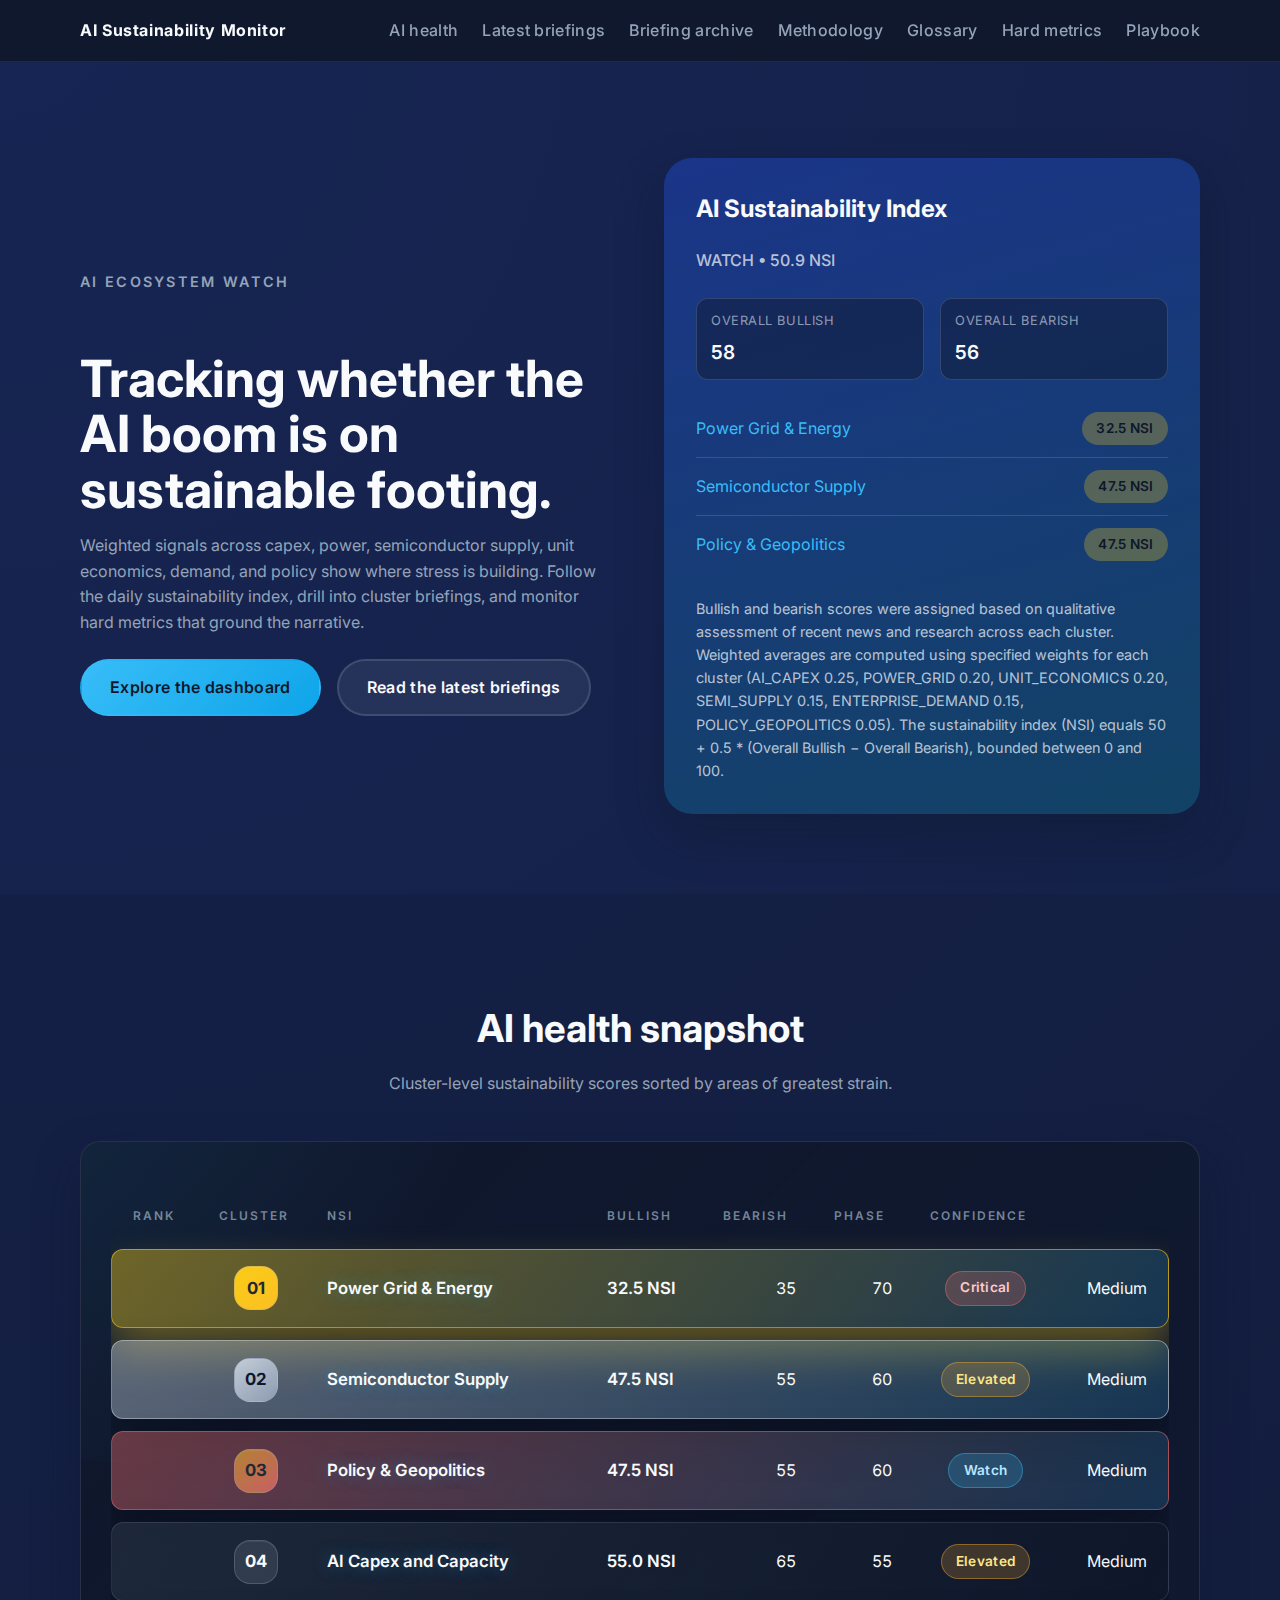
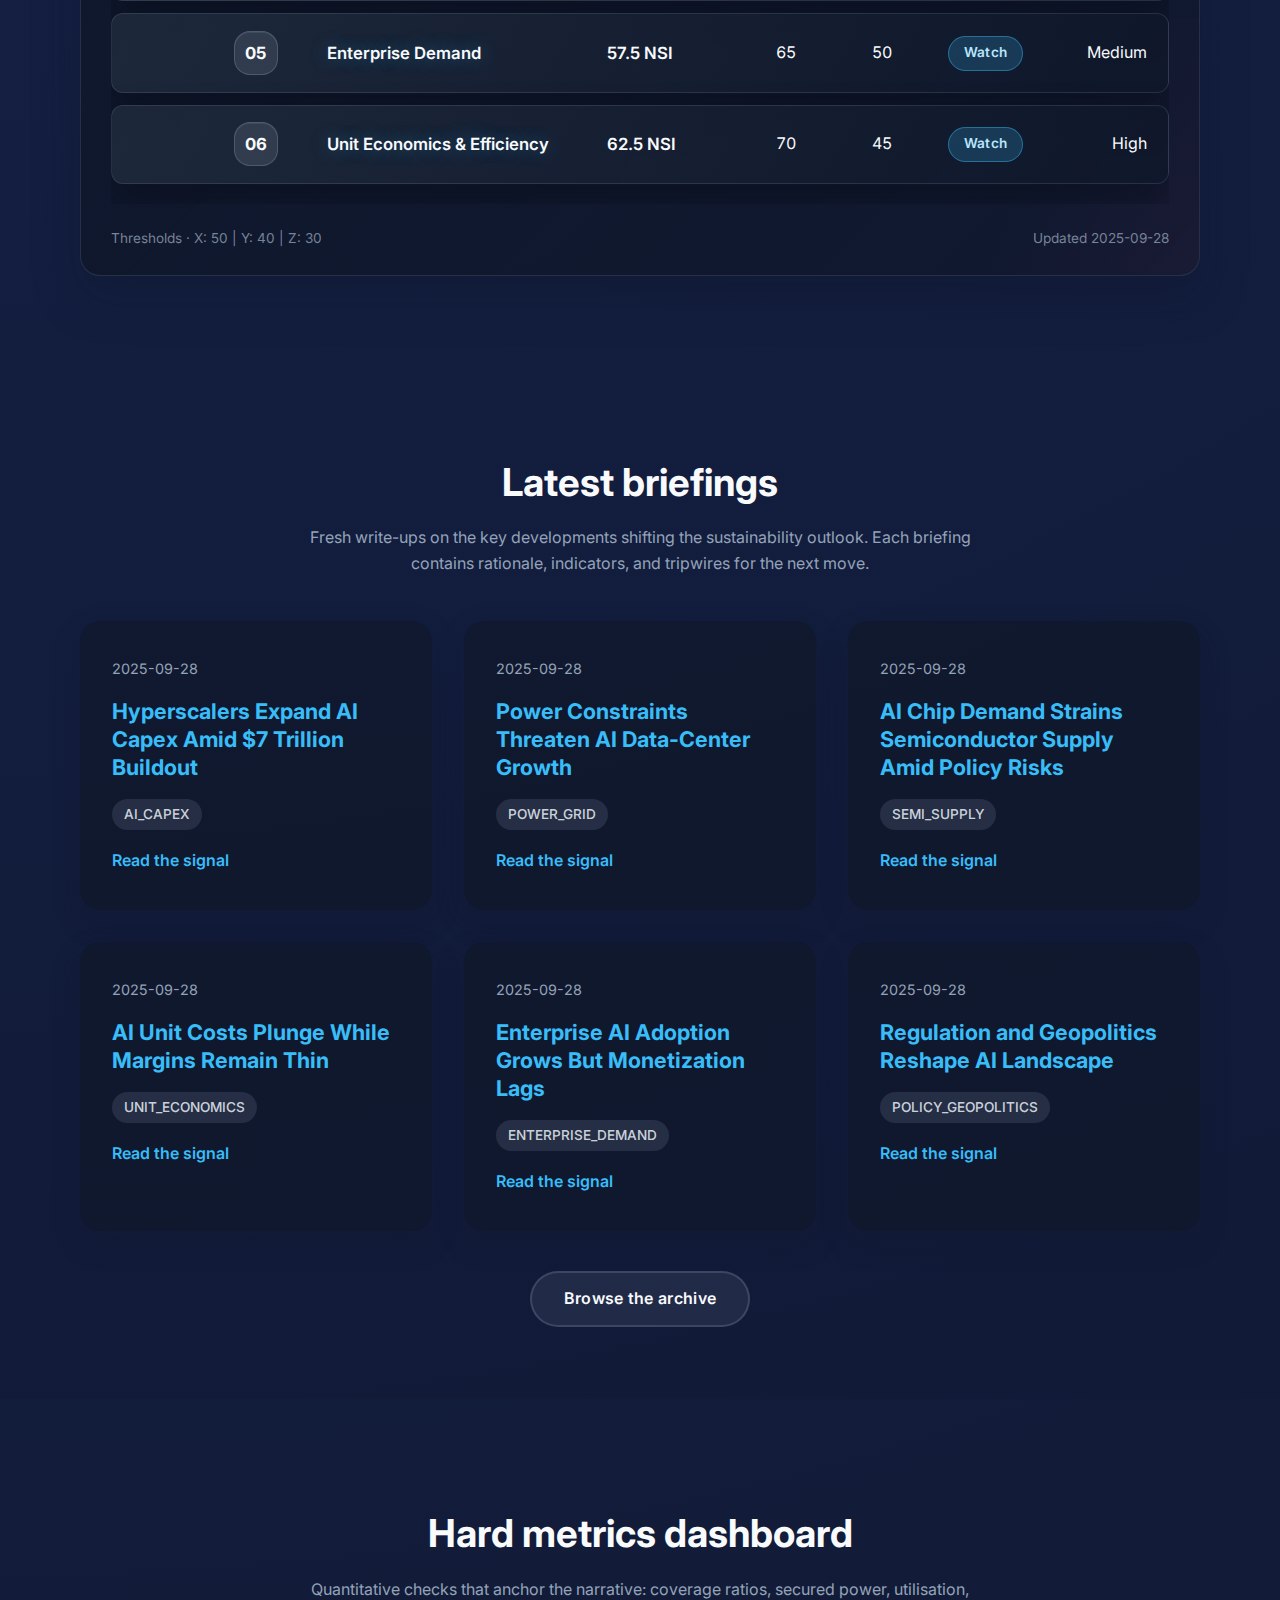
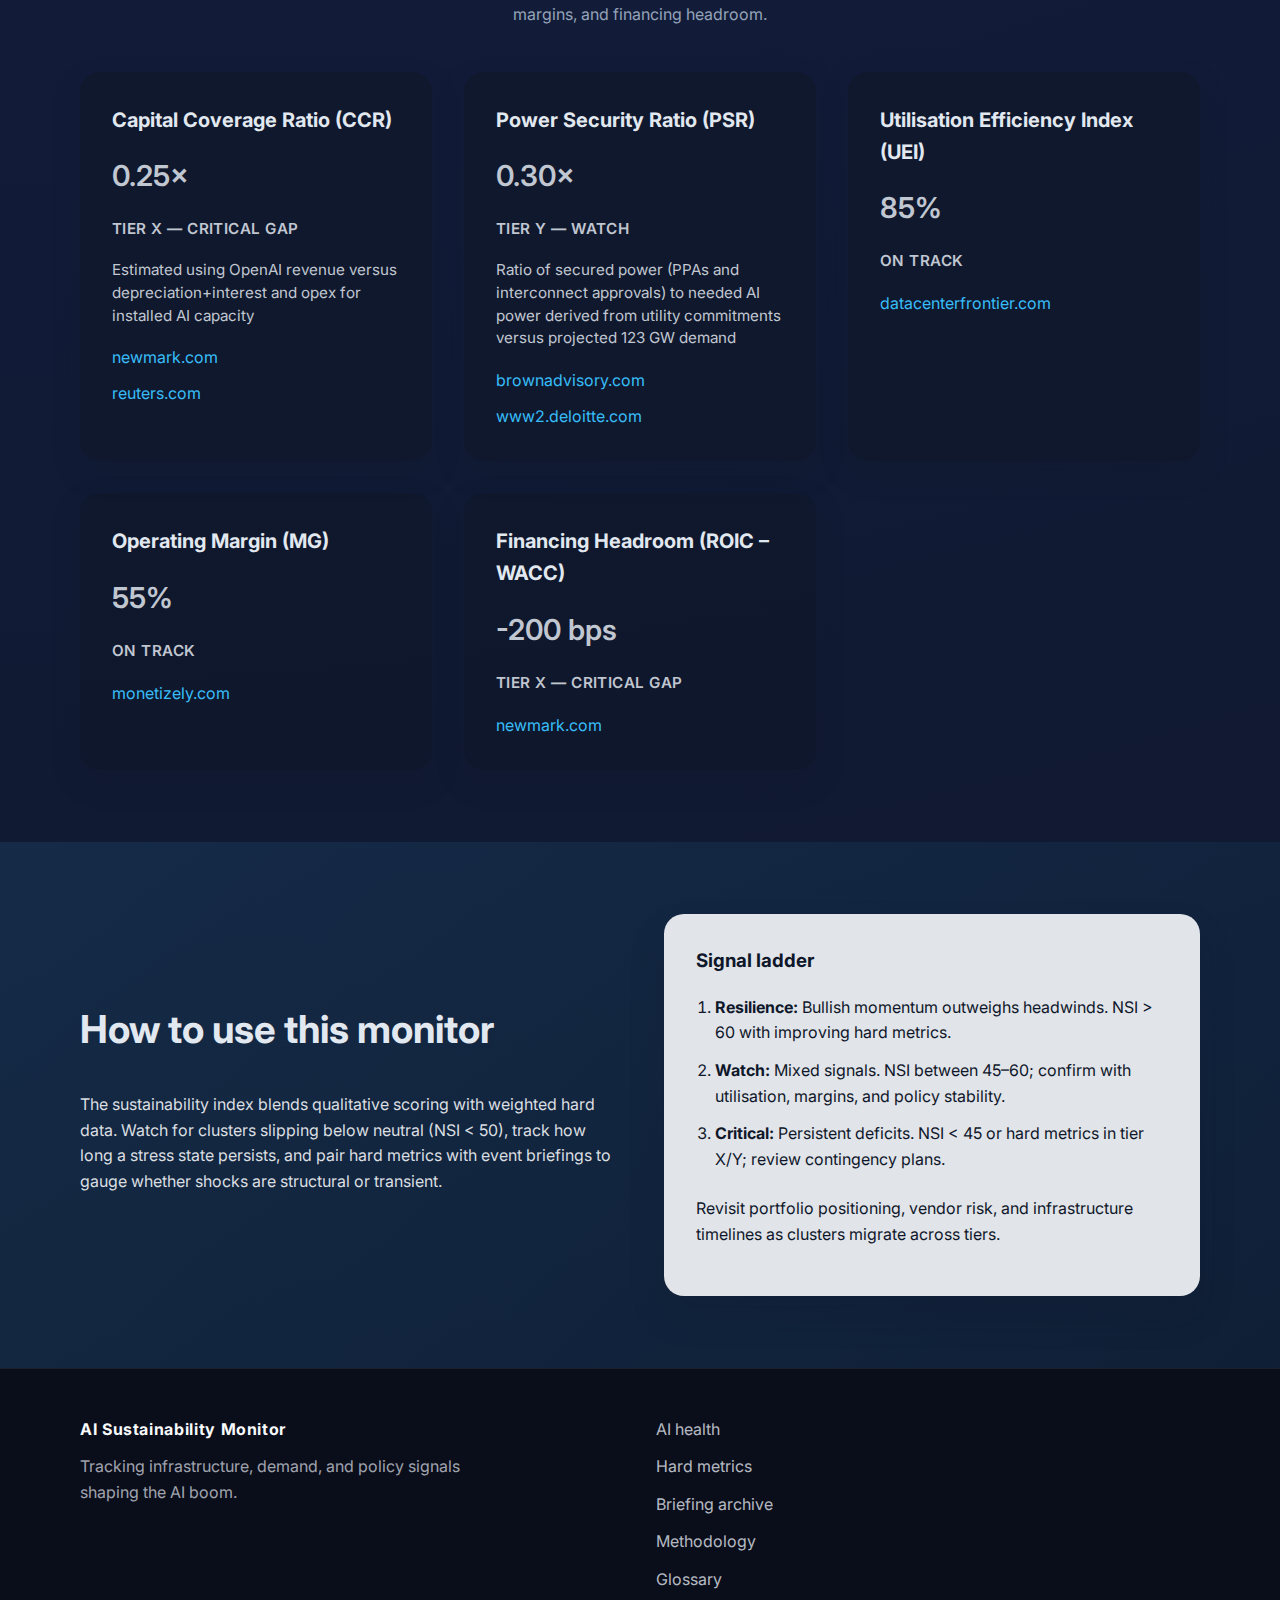
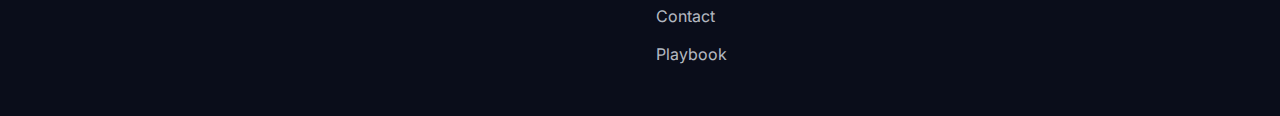
<file: index.html>
<!DOCTYPE html>
<html lang="en">
  <head>
    <meta charset="utf-8" />
    <meta name="viewport" content="width=device-width, initial-scale=1" />
    <title>AI Sustainability Monitor — Tracking the AI Boom's Health</title>
    <meta
      name="description"
      content="Daily sustainability index and briefings covering capex, power, supply chains, and policy signals shaping the AI ecosystem."
    />
    <link rel="preconnect" href="https://fonts.googleapis.com" crossorigin />
    <link rel="preconnect" href="https://fonts.gstatic.com" crossorigin />
    <link
      href="https://fonts.googleapis.com/css2?family=Inter:wght@400;500;600;700&display=swap"
      rel="stylesheet"
    />
    <link rel="stylesheet" href="assets/css/style.css" />
    <link rel="icon" href="assets/favicon.png" type="image/png" />
    <link rel="apple-touch-icon" sizes="180x180" href="assets/favicon.png" />
  </head>
  <body>
    <header class="site-header" id="top">
      <div class="container header-inner">
        <a class="logo" href="index.html">AI Sustainability Monitor</a>
        <button class="nav-toggle" aria-expanded="false" aria-controls="site-nav">
          <span class="sr-only">Toggle navigation</span>
          <span class="nav-toggle__bar"></span>
          <span class="nav-toggle__bar"></span>
          <span class="nav-toggle__bar"></span>
        </button>
        <nav id="site-nav" class="site-nav" aria-label="Primary">
          <ul>
            <li><a href="#health">AI health</a></li>
            <li><a href="#latest">Latest briefings</a></li>
            <li><a href="posts/index.html">Briefing archive</a></li>
            <li><a href="methodology.html">Methodology</a></li>
            <li><a href="glossary.html">Glossary</a></li>
            <li><a href="#metrics">Hard metrics</a></li>
            <li><a href="#playbook">Playbook</a></li>
          </ul>
        </nav>
      </div>
    </header>

    <main>
      <section class="hero">
        <div class="container hero-inner">
          <div class="hero-copy">
            <p class="eyebrow">AI Ecosystem Watch</p>
            <h1>Tracking whether the AI boom is on sustainable footing.</h1>
            <p>
              Weighted signals across capex, power, semiconductor supply, unit economics, demand,
              and policy show where stress is building. Follow the daily sustainability index,
              drill into cluster briefings, and monitor hard metrics that ground the narrative.
            </p>
            <div class="hero-actions">
              <a class="btn btn-primary" href="#health">Explore the dashboard</a>
              <a class="btn btn-secondary" href="#latest">Read the latest briefings</a>
            </div>
          </div>
          <div class="hero-card" role="presentation" data-overall-card>
            <h2>AI Sustainability Index</h2>
            <p class="hero-card__subtitle">
              <span data-overall-state>—</span>
              <span aria-hidden="true">&bull;</span>
              <span data-overall-score>—</span>
            </p>
            <dl class="hero-card__stats">
              <div>
                <dt>Overall bullish</dt>
                <dd data-overall-bullish>—</dd>
              </div>
              <div>
                <dt>Overall bearish</dt>
                <dd data-overall-bearish>—</dd>
              </div>
            </dl>
            <ul class="hero-card__indicators" data-top-pressures aria-live="polite"></ul>
            <p class="hero-card__note" data-methodology-note>
              Methodology note unavailable. Scores update when new packets are ingested.
            </p>
          </div>
        </div>
      </section>

      <section id="health" class="section section--light">
        <div class="container section-header">
          <h2>AI health snapshot</h2>
          <p>Cluster-level sustainability scores sorted by areas of greatest strain.</p>
        </div>
        <div class="container" data-leaderboard>
          <div class="leaderboard-card">
            <p class="leaderboard-status" data-leaderboard-status>
              Loading AI cluster health…
            </p>
            <div class="leaderboard-table-wrapper" data-leaderboard-wrapper hidden>
              <table class="leaderboard-table">
                <caption class="sr-only">AI cluster sustainability index</caption>
                <thead>
                  <tr>
                    <th scope="col">Rank</th>
                    <th scope="col">Cluster</th>
                    <th scope="col">NSI</th>
                    <th scope="col">Bullish</th>
                    <th scope="col">Bearish</th>
                    <th scope="col">Phase</th>
                    <th scope="col">Confidence</th>
                  </tr>
                </thead>
                <tbody data-leaderboard-body></tbody>
              </table>
            </div>
            <div class="leaderboard-meta">
              <p class="leaderboard-note" data-leaderboard-note hidden></p>
              <p class="leaderboard-asof" data-leaderboard-asof></p>
            </div>
          </div>
        </div>
      </section>

      <section id="latest" class="section section--light">
        <div class="container section-header">
          <h2>Latest briefings</h2>
          <p>
            Fresh write-ups on the key developments shifting the sustainability outlook. Each
            briefing contains rationale, indicators, and tripwires for the next move.
          </p>
        </div>
        <div class="container cards-grid" id="latest-cards" data-limit="6"></div>
        <div class="container latest-archive-link">
          <a class="btn btn-secondary" href="posts/index.html">Browse the archive</a>
        </div>
      </section>

      <section id="metrics" class="section">
        <div class="container section-header">
          <h2>Hard metrics dashboard</h2>
          <p>
            Quantitative checks that anchor the narrative: coverage ratios, secured power, utilisation,
            margins, and financing headroom.
          </p>
        </div>
        <div class="container dashboard-grid" data-hard-metrics></div>
      </section>

      <section id="playbook" class="section section--accent">
        <div class="container playbook-grid">
          <div class="playbook-intro">
            <h2>How to use this monitor</h2>
            <p>
              The sustainability index blends qualitative scoring with weighted hard data. Watch for
              clusters slipping below neutral (NSI &lt; 50), track how long a stress state persists, and
              pair hard metrics with event briefings to gauge whether shocks are structural or transient.
            </p>
          </div>
          <div class="playbook-card">
            <h3>Signal ladder</h3>
            <ol>
              <li>
                <strong>Resilience:</strong> Bullish momentum outweighs headwinds. NSI &gt; 60 with
                improving hard metrics.
              </li>
              <li>
                <strong>Watch:</strong> Mixed signals. NSI between 45–60; confirm with utilisation,
                margins, and policy stability.
              </li>
              <li>
                <strong>Critical:</strong> Persistent deficits. NSI &lt; 45 or hard metrics in tier X/Y;
                review contingency plans.
              </li>
            </ol>
            <p>
              Revisit portfolio positioning, vendor risk, and infrastructure timelines as clusters
              migrate across tiers.
            </p>
          </div>
        </div>
      </section>
    </main>

    <footer class="site-footer">
      <div class="container footer-inner">
        <div>
          <a class="logo" href="#top">AI Sustainability Monitor</a>
          <p class="footer-note">
            Tracking infrastructure, demand, and policy signals shaping the AI boom.
          </p>
        </div>
        <div class="footer-links">
          <a href="#health">AI health</a>
          <a href="#metrics">Hard metrics</a>
          <a href="posts/index.html">Briefing archive</a>
          <a href="methodology.html">Methodology</a>
          <a href="glossary.html">Glossary</a>
          <a href="mailto:signals@aisustainability.monitor">Contact</a>
          <a href="#playbook">Playbook</a>
        </div>
      </div>
    </footer>

    <script>
      document.addEventListener('DOMContentLoaded', () => {
        const container = document.querySelector('[data-leaderboard]');
        if (!container) {
          return;
        }

        const tableBody = container.querySelector('[data-leaderboard-body]');
        const status = container.querySelector('[data-leaderboard-status]');
        const asOfEl = container.querySelector('[data-leaderboard-asof]');
        const noteEl = container.querySelector('[data-leaderboard-note]');
        const tableWrapper = container.querySelector('[data-leaderboard-wrapper]');
        const heroState = document.querySelector('[data-overall-state]');
        const heroScore = document.querySelector('[data-overall-score]');
        const heroBullish = document.querySelector('[data-overall-bullish]');
        const heroBearish = document.querySelector('[data-overall-bearish]');
        const heroNote = document.querySelector('[data-methodology-note]');
        const heroList = document.querySelector('[data-top-pressures]');
        const metricsContainer = document.querySelector('[data-hard-metrics]');

        const normalizeKey = (value) =>
          value ? value.toString().trim().toLowerCase().replace(/[\s/]+/g, '_') : '';

        const showStatus = (message) => {
          if (!status) return;
          status.textContent = message;
          status.classList.remove('leaderboard-status--hidden');
          status.removeAttribute('aria-hidden');
        };

        const hideStatus = () => {
          if (!status) return;
          status.textContent = '';
          status.classList.add('leaderboard-status--hidden');
          status.setAttribute('aria-hidden', 'true');
        };

        const clearMeta = () => {
          if (asOfEl) {
            asOfEl.textContent = '';
          }
          if (noteEl) {
            noteEl.textContent = '';
            noteEl.hidden = true;
          }
        };

        const hideTable = () => {
          if (tableWrapper) {
            tableWrapper.hidden = true;
          }
        };

        const showTable = () => {
          if (tableWrapper) {
            tableWrapper.hidden = false;
          }
        };

        const showEmpty = () => {
          if (tableBody) {
            tableBody.innerHTML = '';
          }
          hideTable();
          clearMeta();
          showStatus('No clusters available yet.');
        };

        const tierLabels = {
          x: 'Tier X — critical gap',
          y: 'Tier Y — watch',
          z: 'Tier Z — stable',
          ok: 'On track',
        };

        const formatPhase = (value) => {
          if (!value) return '—';
          const text = value.toString().trim();
          return text.charAt(0).toUpperCase() + text.slice(1);
        };

        const formatConfidence = (value) => {
          if (!value) return '—';
          const text = value.toString().trim();
          return text.charAt(0).toUpperCase() + text.slice(1);
        };

        const formatNumber = (value, digits = 1) => {
          if (value === null || value === undefined || Number.isNaN(Number(value))) {
            return '—';
          }
          return Number(value).toFixed(digits);
        };

        const slugMap = new Map();
        const rememberSlug = (clusterValue, slug) => {
          const key = normalizeKey(clusterValue);
          if (!key || !slug || slugMap.has(key)) {
            return;
          }
          slugMap.set(key, slug.toString().trim());
        };

        Promise.all([
          fetch('./data/leaderboard.json', { cache: 'no-store' }).then((response) => {
            if (!response.ok) {
              throw new Error('Missing leaderboard');
            }
            return response.json();
          }),
          fetch('./data/latest_briefings.json', { cache: 'no-store' })
            .then((response) => (response.ok ? response.json() : null))
            .catch(() => null),
          fetch('./data/briefings_archive.json', { cache: 'no-store' })
            .then((response) => (response.ok ? response.json() : null))
            .catch(() => null),
        ])
          .then(([snapshot, latest, archive]) => {
            if (!snapshot || !Array.isArray(snapshot.clusters) || !snapshot.clusters.length) {
              showEmpty();
              return;
            }

            hideStatus();

            if (latest && Array.isArray(latest.items)) {
              latest.items.forEach((item) => {
                if (!item) return;
                rememberSlug(item.cluster, item.slug);
              });
            }
            if (archive && Array.isArray(archive.items)) {
              archive.items.forEach((item) => {
                if (!item) return;
                rememberSlug(item.cluster, item.slug);
              });
            }

            snapshot.clusters.forEach((cluster) => {
              rememberSlug(cluster && cluster.id, cluster && cluster.latest_slug);
            });

            const overall = snapshot.overall || {};
            if (heroState) {
              heroState.textContent = overall.state ? overall.state.toString().toUpperCase() : '—';
            }
            if (heroScore) {
              heroScore.textContent = overall.sustainability_index !== undefined
                ? `${formatNumber(overall.sustainability_index)} NSI`
                : '—';
            }
            if (heroBullish) {
              heroBullish.textContent = overall.bullish_score !== undefined
                ? formatNumber(overall.bullish_score, 0)
                : '—';
            }
            if (heroBearish) {
              heroBearish.textContent = overall.bearish_score !== undefined
                ? formatNumber(overall.bearish_score, 0)
                : '—';
            }
            if (heroNote) {
              const note = snapshot.methodology_note ? snapshot.methodology_note.toString().trim() : '';
              heroNote.textContent = note || 'Methodology note unavailable.';
            }
            if (heroList) {
              heroList.innerHTML = '';
              const items = Array.isArray(snapshot.top_pressures) ? snapshot.top_pressures : [];
              items.forEach((item) => {
                const li = document.createElement('li');
                const label = item && item.name ? item.name : 'Cluster';
                const slug = item && item.latest_slug
                  ? item.latest_slug
                  : slugMap.get(normalizeKey(item && (item.id || item.name)));
                const nsValue = formatNumber(item && item.sustainability_index);
                if (slug) {
                  const link = document.createElement('a');
                  link.href = `posts/${slug}.html`;
                  link.textContent = label;
                  li.appendChild(link);
                } else {
                  li.textContent = label;
                }
                const badge = document.createElement('strong');
                badge.className = 'indicator indicator--watch';
                badge.textContent = `${nsValue} NSI`;
                li.appendChild(badge);
                heroList.appendChild(li);
              });
              if (!heroList.children.length) {
                const li = document.createElement('li');
                li.textContent = 'Waiting for next packet update.';
                heroList.appendChild(li);
              }
            }

            if (metricsContainer && snapshot.hard_metrics) {
              metricsContainer.innerHTML = '';
              const order = ['ccr', 'psr', 'uei', 'mg', 'fh'];
              const keys = order.filter((key) => Object.prototype.hasOwnProperty.call(snapshot.hard_metrics, key));
              keys.forEach((key) => {
                const entry = snapshot.hard_metrics[key];
                const card = document.createElement('article');
                card.className = 'dashboard-card';

                const title = document.createElement('h3');
                title.textContent = entry.label || key.toUpperCase();
                card.appendChild(title);

                const value = document.createElement('p');
                value.className = 'metric-value';
                value.textContent = entry.display_value || '—';
                card.appendChild(value);

                const tier = document.createElement('p');
                tier.className = 'metric-tier';
                const tierKey = entry.tier ? entry.tier.toString().toLowerCase() : '';
                if (tierKey) {
                  tier.classList.add(`metric-tier--${tierKey}`);
                }
                tier.textContent = tierLabels[tierKey] || (entry.tier ? `Tier ${entry.tier}` : '—');
                card.appendChild(tier);

                if (entry.note) {
                  const note = document.createElement('p');
                  note.className = 'metric-note';
                  note.textContent = entry.note;
                  card.appendChild(note);
                }

                if (Array.isArray(entry.sources) && entry.sources.length) {
                  const list = document.createElement('ul');
                  list.className = 'list';
                  entry.sources.forEach((sourceUrl) => {
                    if (!sourceUrl) return;
                    const item = document.createElement('li');
                    const link = document.createElement('a');
                    link.href = sourceUrl;
                    try {
                      const url = new URL(sourceUrl);
                      link.textContent = url.host.replace(/^www\./, '');
                    } catch (error) {
                      link.textContent = sourceUrl;
                    }
                    item.appendChild(link);
                    list.appendChild(item);
                  });
                  card.appendChild(list);
                }

                metricsContainer.appendChild(card);
              });
            }

            const clusters = snapshot.clusters.slice().sort((a, b) => {
              const aIndex = a && a.sustainability_index !== undefined ? Number(a.sustainability_index) : 50;
              const bIndex = b && b.sustainability_index !== undefined ? Number(b.sustainability_index) : 50;
              return aIndex - bIndex;
            });

            if (!clusters.length) {
              showEmpty();
              return;
            }

            if (tableBody) {
              tableBody.innerHTML = '';
              clusters.forEach((cluster, index) => {
                const row = document.createElement('tr');
                row.className = 'leaderboard-row';
                if (index < 3) {
                  row.classList.add('leaderboard-row--top', `leaderboard-row--${index + 1}`);
                }

                const rankCell = document.createElement('td');
                rankCell.className = 'leaderboard-cell leaderboard-cell--rank';
                rankCell.setAttribute('data-label', 'Rank');
                const rankBadge = document.createElement('span');
                rankBadge.className = 'leaderboard-rank';
                if (index < 3) {
                  rankBadge.classList.add(`leaderboard-rank--${index + 1}`);
                }
                rankBadge.textContent = String(index + 1).padStart(2, '0');
                rankCell.appendChild(rankBadge);
                row.appendChild(rankCell);

                const clusterCell = document.createElement('td');
                clusterCell.className = 'leaderboard-cell leaderboard-cell--trigger';
                clusterCell.setAttribute('data-label', 'Cluster');
                const triggerWrapper = document.createElement('div');
                triggerWrapper.className = 'leaderboard-trigger';
                const clusterLabel = cluster && cluster.name ? cluster.name : 'Cluster';
                const slug = slugMap.get(normalizeKey(cluster && (cluster.id || cluster.name)));
                if (slug) {
                  const link = document.createElement('a');
                  link.className = 'leaderboard-title';
                  link.href = `posts/${slug}.html`;
                  link.textContent = clusterLabel;
                  triggerWrapper.appendChild(link);
                } else {
                  const span = document.createElement('span');
                  span.className = 'leaderboard-title';
                  span.textContent = clusterLabel;
                  triggerWrapper.appendChild(span);
                }
                clusterCell.appendChild(triggerWrapper);
                row.appendChild(clusterCell);

                const nsiCell = document.createElement('td');
                nsiCell.className = 'leaderboard-cell leaderboard-cell--score';
                nsiCell.setAttribute('data-label', 'NSI');
                const nsiValue = document.createElement('span');
                nsiValue.className = 'leaderboard-score__value';
                nsiValue.textContent = `${formatNumber(cluster && cluster.sustainability_index)} NSI`;
                nsiCell.appendChild(nsiValue);
                row.appendChild(nsiCell);

                const bullCell = document.createElement('td');
                bullCell.className = 'leaderboard-cell leaderboard-cell--bull';
                bullCell.setAttribute('data-label', 'Bullish');
                bullCell.textContent = formatNumber(cluster && cluster.bullish_score, 0);
                row.appendChild(bullCell);

                const bearCell = document.createElement('td');
                bearCell.className = 'leaderboard-cell leaderboard-cell--bear';
                bearCell.setAttribute('data-label', 'Bearish');
                bearCell.textContent = formatNumber(cluster && cluster.bearish_score, 0);
                row.appendChild(bearCell);

                const phaseCell = document.createElement('td');
                phaseCell.className = 'leaderboard-cell leaderboard-cell--phase';
                phaseCell.setAttribute('data-label', 'Phase');
                const phaseBadge = document.createElement('span');
                phaseBadge.className = 'leaderboard-phase';
                const phaseKey = cluster && cluster.phase ? cluster.phase.toString().trim().toLowerCase() : '';
                if (phaseKey) {
                  phaseBadge.classList.add(`leaderboard-phase--${phaseKey}`);
                }
                phaseBadge.textContent = formatPhase(cluster && cluster.phase);
                phaseCell.appendChild(phaseBadge);
                row.appendChild(phaseCell);

                const confidenceCell = document.createElement('td');
                confidenceCell.className = 'leaderboard-cell leaderboard-cell--confidence';
                confidenceCell.setAttribute('data-label', 'Confidence');
                confidenceCell.textContent = formatConfidence(cluster && cluster.confidence);
                row.appendChild(confidenceCell);

                tableBody.appendChild(row);
              });
            }

            showTable();

            if (noteEl) {
              const thresholds = snapshot.thresholds || {};
              const parts = Object.entries(thresholds)
                .filter(([, value]) => value !== undefined && value !== null)
                .map(([key, value]) => `${key}: ${value}`);
              if (parts.length) {
                noteEl.textContent = `Thresholds · ${parts.join(' | ')}`;
                noteEl.hidden = false;
              }
            }

            if (asOfEl) {
              const asOfValue = snapshot.as_of ? `Updated ${snapshot.as_of}` : '';
              asOfEl.textContent = asOfValue;
            }
          })
          .catch(() => {
            showEmpty();
          });
      });
    </script>
    <script src="assets/js/main.js" defer></script>
    <script src="assets/js/latest.js" defer></script>
  </body>
</html>
</file>
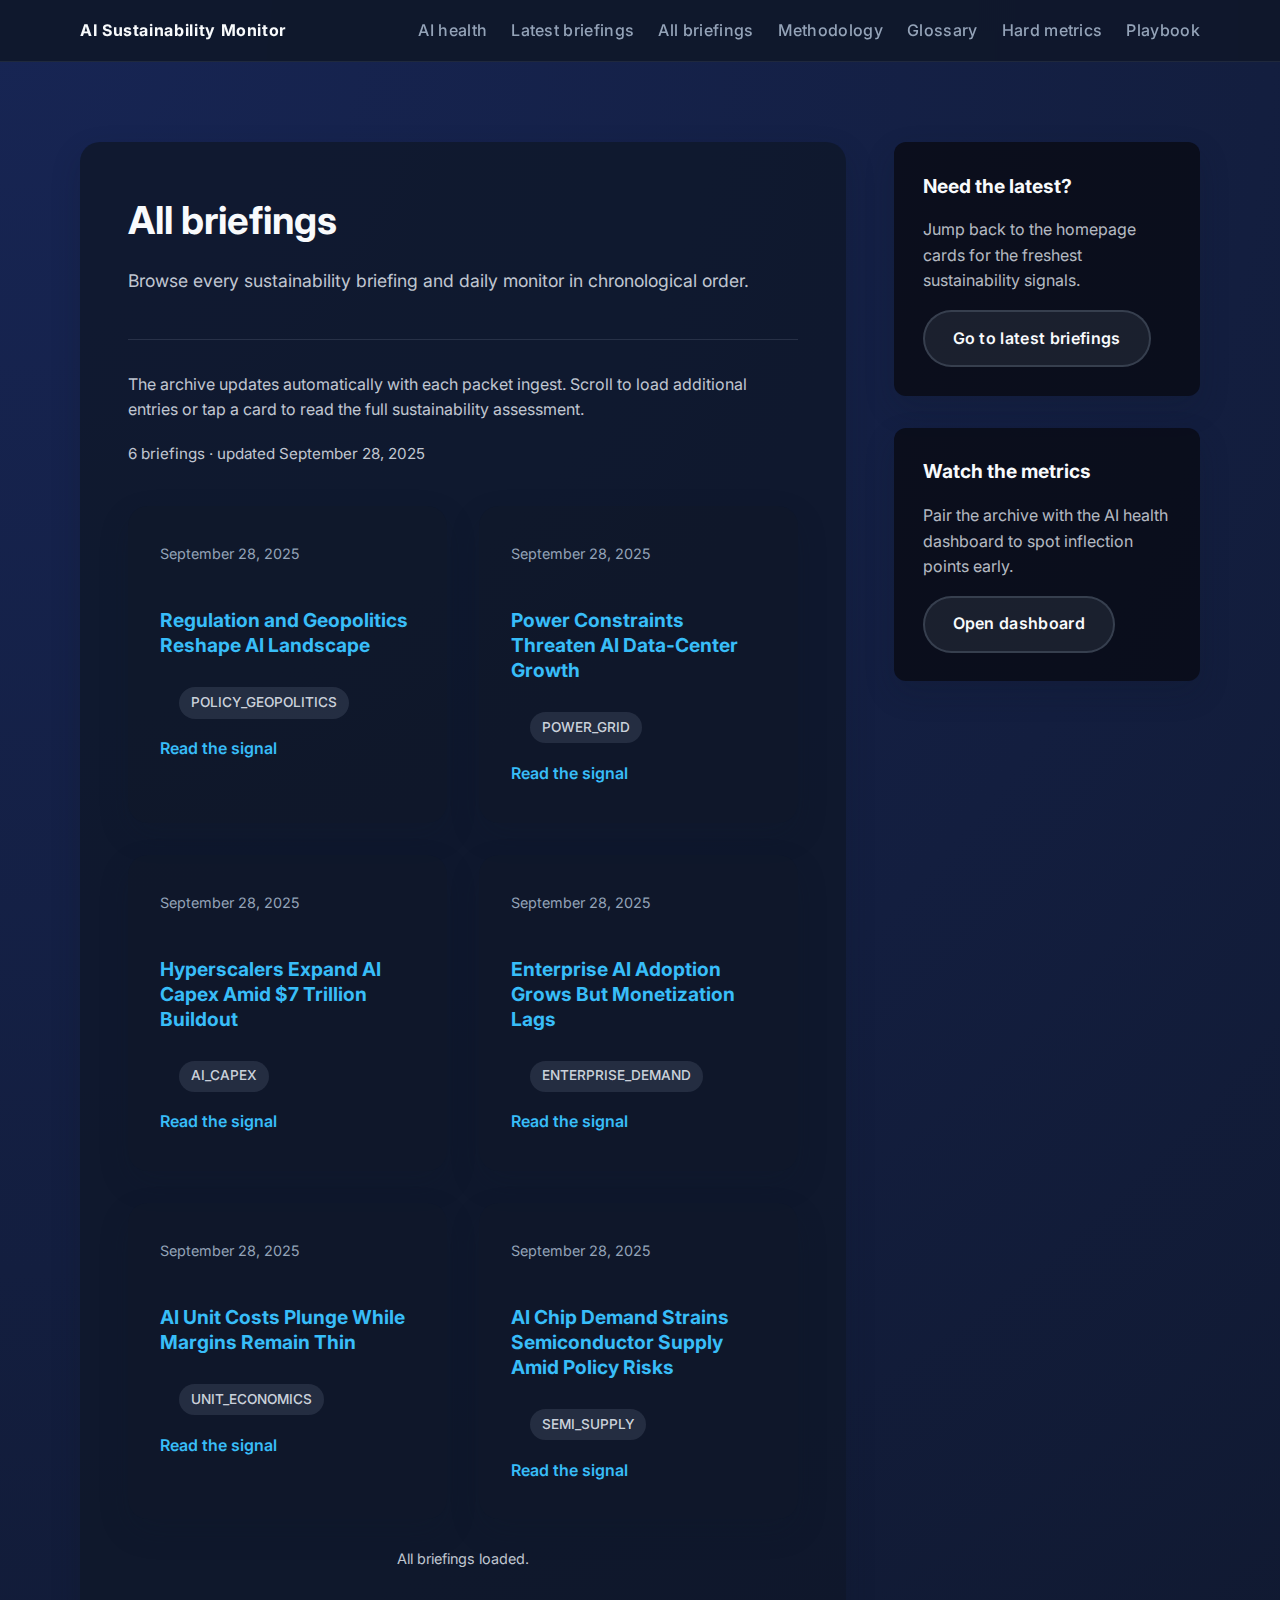
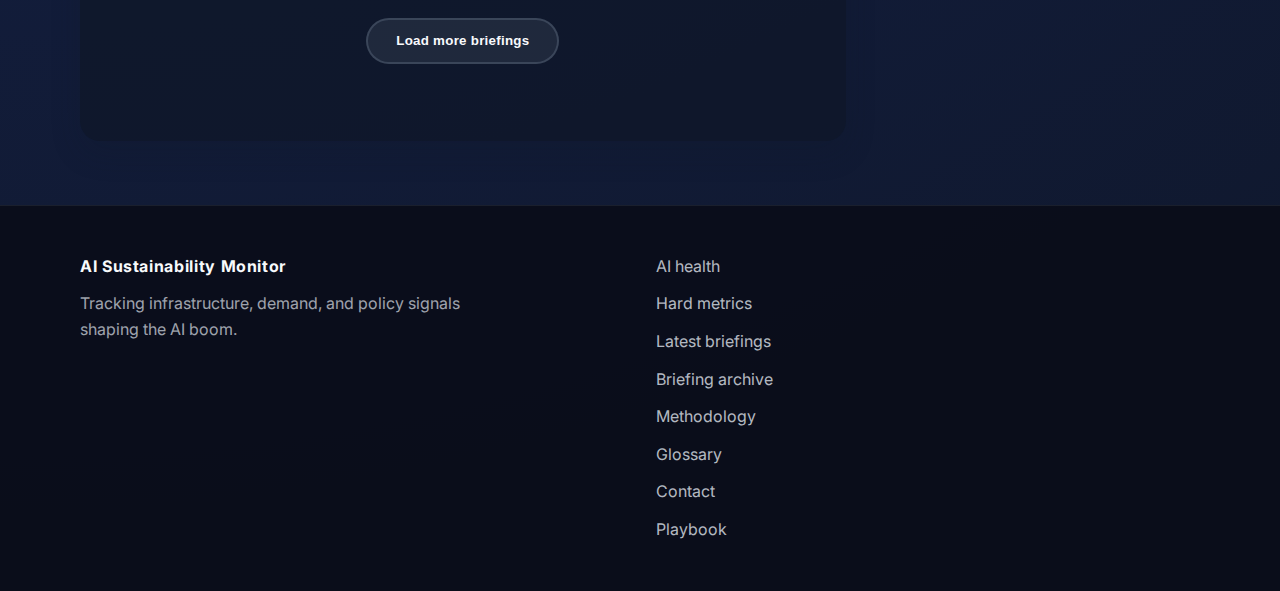
<file: posts/index.html>
<!DOCTYPE html>
<html lang="en">
  <head>
    <meta charset="utf-8" />
    <meta name="viewport" content="width=device-width, initial-scale=1" />
    <title>All Briefings — AI Sustainability Monitor</title>
    <meta
      name="description"
      content="Complete archive of AI Sustainability Monitor briefings and daily monitors."
    />
    <link rel="preconnect" href="https://fonts.googleapis.com" crossorigin />
    <link rel="preconnect" href="https://fonts.gstatic.com" crossorigin />
    <link
      href="https://fonts.googleapis.com/css2?family=Inter:wght@400;500;600;700&display=swap"
      rel="stylesheet"
    />
    <link rel="stylesheet" href="../assets/css/style.css" />
    <link rel="icon" href="../assets/favicon.png" type="image/png" />
    <link rel="apple-touch-icon" sizes="180x180" href="../assets/favicon.png" />
  </head>
  <body>
    <header class="site-header" id="top">
      <div class="container header-inner">
        <a class="logo" href="../index.html">AI Sustainability Monitor</a>
        <button class="nav-toggle" aria-expanded="false" aria-controls="site-nav">
          <span class="sr-only">Toggle navigation</span>
          <span class="nav-toggle__bar"></span>
          <span class="nav-toggle__bar"></span>
          <span class="nav-toggle__bar"></span>
        </button>
        <nav id="site-nav" class="site-nav" aria-label="Primary">
          <ul>
            <li><a href="../index.html#health">AI health</a></li>
            <li><a href="../index.html#latest">Latest briefings</a></li>
            <li><a href="index.html" aria-current="page">All briefings</a></li>
            <li><a href="../methodology.html">Methodology</a></li>
            <li><a href="../glossary.html">Glossary</a></li>
            <li><a href="../index.html#metrics">Hard metrics</a></li>
            <li><a href="../index.html#playbook">Playbook</a></li>
          </ul>
        </nav>
      </div>
    </header>

    <main class="post-main">
      <div class="container post-layout">
        <article class="post">
          <header class="post-header">
            <h1>All briefings</h1>
            <p class="post-subtitle">
              Browse every sustainability briefing and daily monitor in chronological order.
            </p>
          </header>

          <div class="post-content">
            <p>
              The archive updates automatically with each packet ingest. Scroll to load additional entries or tap a card to read the full sustainability assessment.
            </p>
            <p class="archive-summary" data-archive-summary></p>
          </div>

          <section class="archive-listing" aria-live="polite">
            <div class="cards-grid" data-archive-list></div>
            <p class="archive-status" data-archive-status>Loading all briefings…</p>
            <button class="btn btn-secondary archive-load-more" data-archive-more hidden>
              Load more briefings
            </button>
            <div class="archive-sentinel" data-archive-sentinel></div>
          </section>
        </article>

        <aside class="post-sidebar" aria-label="Archive tips">
          <div class="sidebar-card">
            <h2>Need the latest?</h2>
            <p>Jump back to the homepage cards for the freshest sustainability signals.</p>
            <a class="btn btn-secondary" href="../index.html#latest">Go to latest briefings</a>
          </div>
          <div class="sidebar-card">
            <h2>Watch the metrics</h2>
            <p>Pair the archive with the AI health dashboard to spot inflection points early.</p>
            <a class="btn btn-secondary" href="../index.html#metrics">Open dashboard</a>
          </div>
        </aside>
      </div>
    </main>

    <footer class="site-footer">
      <div class="container footer-inner">
        <div>
          <a class="logo" href="#top">AI Sustainability Monitor</a>
          <p class="footer-note">
            Tracking infrastructure, demand, and policy signals shaping the AI boom.
          </p>
        </div>
        <div class="footer-links">
          <a href="../index.html#health">AI health</a>
          <a href="../index.html#metrics">Hard metrics</a>
          <a href="../index.html#latest">Latest briefings</a>
          <a href="index.html">Briefing archive</a>
          <a href="../methodology.html">Methodology</a>
          <a href="../glossary.html">Glossary</a>
          <a href="mailto:signals@aisustainability.monitor">Contact</a>
          <a href="../index.html#playbook">Playbook</a>
        </div>
      </div>
    </footer>

    <script src="../assets/js/main.js" defer></script>
    <script src="../assets/js/briefings-archive.js" defer></script>
  </body>
</html>
</file>
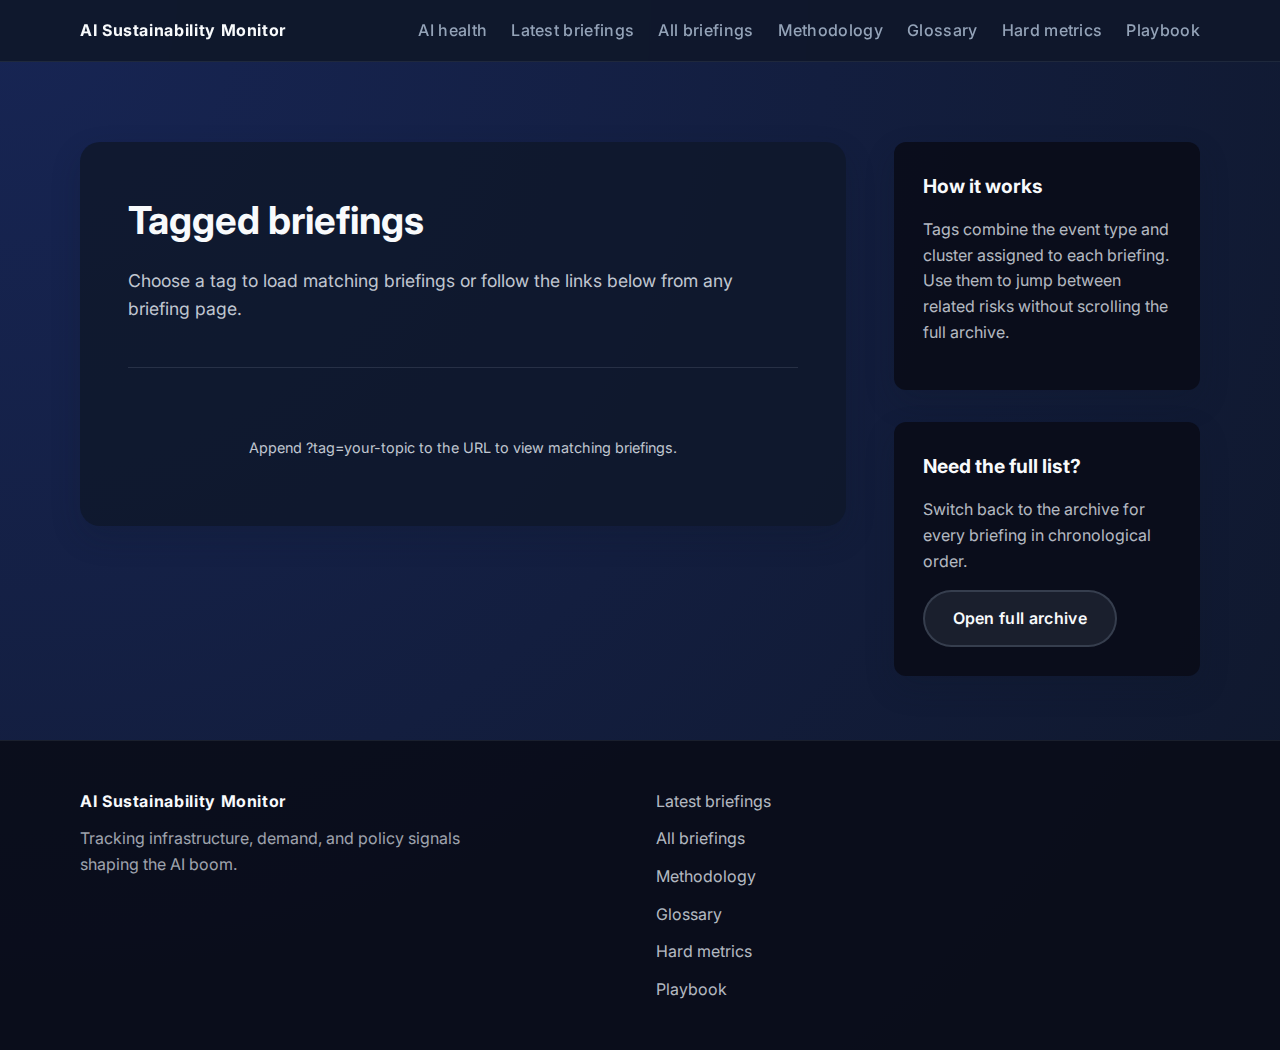
<file: tags/index.html>
<!DOCTYPE html>
<html lang="en">
  <head>
    <meta charset="utf-8" />
    <meta name="viewport" content="width=device-width, initial-scale=1" />
    <title>Tagged Briefings — AI Sustainability Monitor</title>
    <meta
      name="description"
      content="Browse AI Sustainability Monitor briefings grouped by thematic tags and clusters."
    />
    <link rel="preconnect" href="https://fonts.googleapis.com" crossorigin />
    <link rel="preconnect" href="https://fonts.gstatic.com" crossorigin />
    <link
      href="https://fonts.googleapis.com/css2?family=Inter:wght@400;500;600;700&display=swap"
      rel="stylesheet"
    />
    <link rel="stylesheet" href="../assets/css/style.css" />
    <link rel="icon" href="../assets/favicon.png" type="image/png" />
    <link rel="apple-touch-icon" sizes="180x180" href="../assets/favicon.png" />
  </head>
  <body>
    <header class="site-header" id="top">
      <div class="container header-inner">
        <a class="logo" href="../index.html">AI Sustainability Monitor</a>
        <button class="nav-toggle" aria-expanded="false" aria-controls="site-nav">
          <span class="sr-only">Toggle navigation</span>
          <span class="nav-toggle__bar"></span>
          <span class="nav-toggle__bar"></span>
          <span class="nav-toggle__bar"></span>
        </button>
        <nav id="site-nav" class="site-nav" aria-label="Primary">
          <ul>
            <li><a href="../index.html#health">AI health</a></li>
            <li><a href="../index.html#latest">Latest briefings</a></li>
            <li><a href="../posts/index.html">All briefings</a></li>
            <li><a href="../methodology.html">Methodology</a></li>
            <li><a href="../glossary.html">Glossary</a></li>
            <li><a href="../index.html#metrics">Hard metrics</a></li>
            <li><a href="../index.html#playbook">Playbook</a></li>
          </ul>
        </nav>
      </div>
    </header>

    <main class="post-main">
      <div class="container post-layout">
        <article class="post">
          <header class="post-header">
            <p class="post-date" data-tag-breadcrumb hidden></p>
            <h1 data-tag-title>Tagged briefings</h1>
            <p class="post-subtitle" data-tag-subtitle>
              Choose a tag to load matching briefings or follow the links below from any
              briefing page.
            </p>
          </header>

          <div class="post-content">
            <p data-tag-summary></p>
          </div>

          <section class="archive-listing" aria-live="polite">
            <div class="cards-grid" data-tag-list></div>
            <p class="archive-status" data-tag-status>Pick a tag to see relevant briefings.</p>
          </section>
        </article>

        <aside class="post-sidebar" aria-label="Tag navigation help">
          <div class="sidebar-card">
            <h2>How it works</h2>
            <p>
              Tags combine the event type and cluster assigned to each briefing. Use them to
              jump between related risks without scrolling the full archive.
            </p>
          </div>
          <div class="sidebar-card">
            <h2>Need the full list?</h2>
            <p>
              Switch back to the archive for every briefing in chronological order.
            </p>
            <a class="btn btn-secondary" href="../posts/index.html">Open full archive</a>
          </div>
        </aside>
      </div>
    </main>

    <footer class="site-footer">
      <div class="container footer-inner">
        <div>
          <a class="logo" href="#top">AI Sustainability Monitor</a>
          <p class="footer-note">
            Tracking infrastructure, demand, and policy signals shaping the AI boom.
          </p>
        </div>
        <div class="footer-links">
          <a href="../index.html#latest">Latest briefings</a>
          <a href="../posts/index.html">All briefings</a>
          <a href="../methodology.html">Methodology</a>
          <a href="../glossary.html">Glossary</a>
          <a href="../index.html#metrics">Hard metrics</a>
          <a href="../index.html#playbook">Playbook</a>
        </div>
      </div>
    </footer>

    <script src="../assets/js/main.js" defer></script>
    <script src="../assets/js/tag-archive.js" defer></script>
  </body>
</html>
</file>
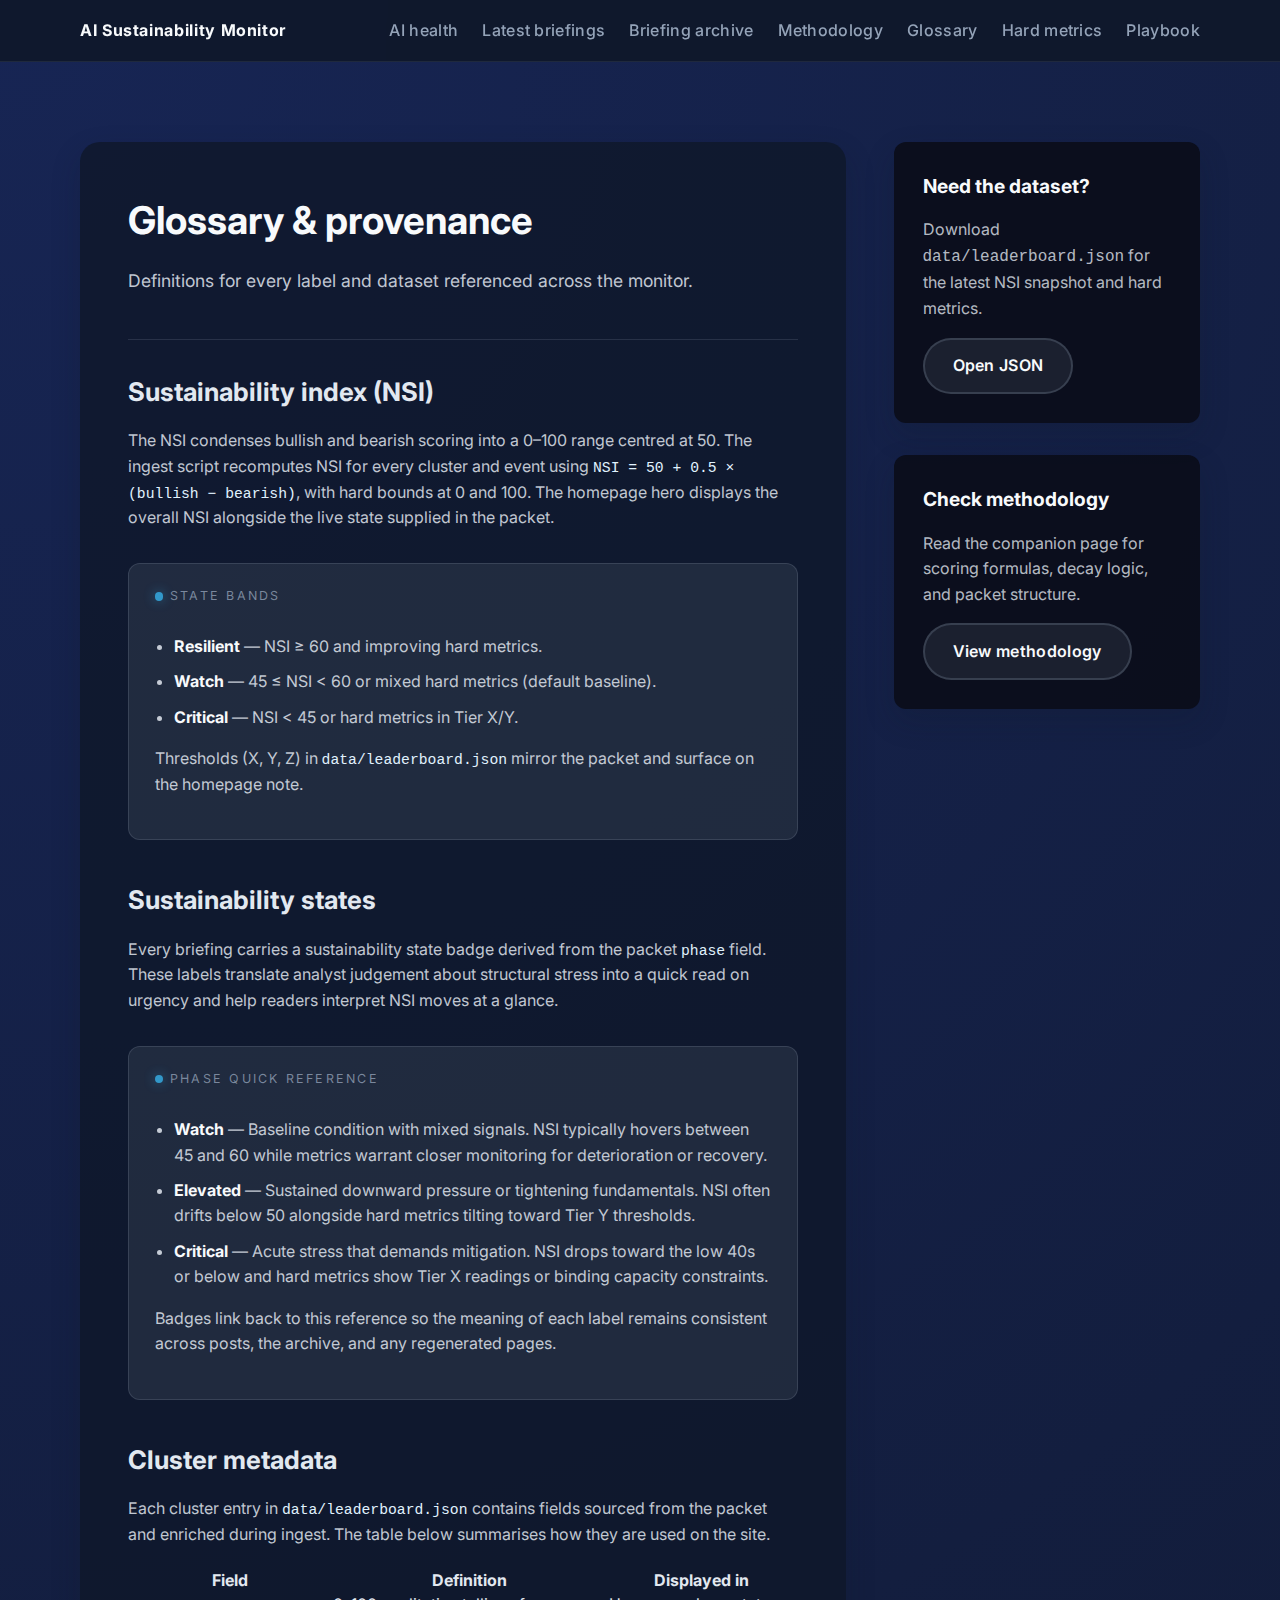
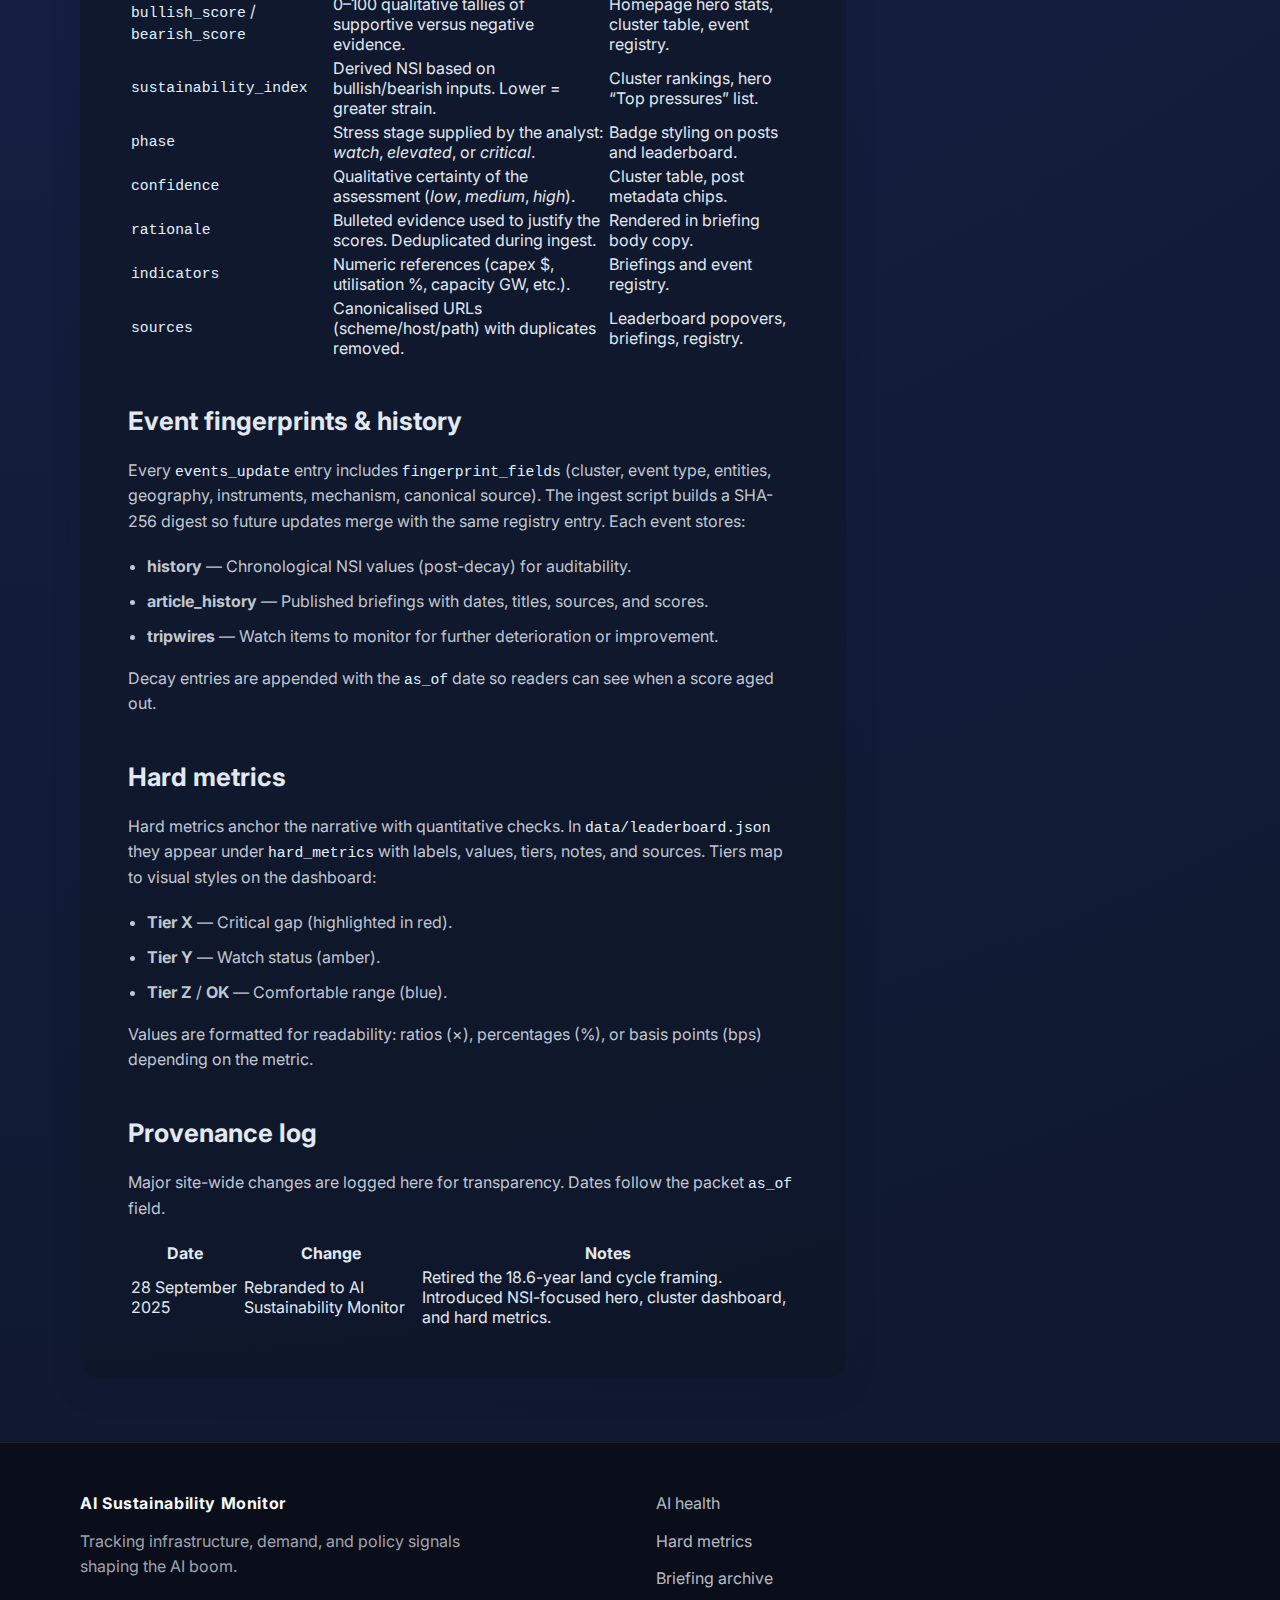
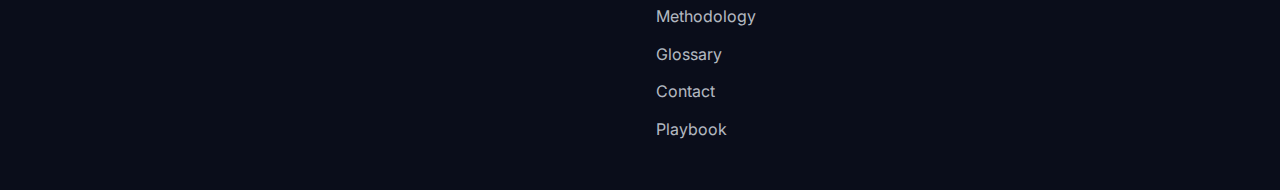
<file: glossary.html>
<html lang="en">
  <head>
    <meta charset="utf-8" />
    <meta name="viewport" content="width=device-width, initial-scale=1" />
    <title>Glossary — AI Sustainability Monitor</title>
    <meta
      name="description"
      content="Definitions for sustainability index states, cluster metadata, hard metrics, and provenance used by the AI Sustainability Monitor."
    />
    <link rel="preconnect" href="https://fonts.googleapis.com" crossorigin />
    <link rel="preconnect" href="https://fonts.gstatic.com" crossorigin />
    <link
      href="https://fonts.googleapis.com/css2?family=Inter:wght@400;500;600;700&display=swap"
      rel="stylesheet"
    />
    <link rel="stylesheet" href="assets/css/style.css" />
    <link rel="icon" href="assets/favicon.png" type="image/png" />
    <link rel="apple-touch-icon" sizes="180x180" href="assets/favicon.png" />
  </head>
  <body>
    <header class="site-header" id="top">
      <div class="container header-inner">
        <a class="logo" href="index.html">AI Sustainability Monitor</a>
        <button class="nav-toggle" aria-expanded="false" aria-controls="site-nav">
          <span class="sr-only">Toggle navigation</span>
          <span class="nav-toggle__bar"></span>
          <span class="nav-toggle__bar"></span>
          <span class="nav-toggle__bar"></span>
        </button>
        <nav id="site-nav" class="site-nav" aria-label="Primary">
          <ul>
            <li><a href="index.html#health">AI health</a></li>
            <li><a href="index.html#latest">Latest briefings</a></li>
            <li><a href="posts/index.html">Briefing archive</a></li>
            <li><a href="methodology.html">Methodology</a></li>
            <li><a href="glossary.html" aria-current="page">Glossary</a></li>
            <li><a href="index.html#metrics">Hard metrics</a></li>
            <li><a href="index.html#playbook">Playbook</a></li>
          </ul>
        </nav>
      </div>
    </header>

    <main class="post-main">
      <div class="container post-layout">
        <article class="post">
          <header class="post-header">
            <h1>Glossary & provenance</h1>
            <p class="post-subtitle">Definitions for every label and dataset referenced across the monitor.</p>
          </header>

          <section>
            <h2 id="glossary-nsi">Sustainability index (NSI)</h2>
            <p>
              The NSI condenses bullish and bearish scoring into a 0–100 range centred at 50. The ingest script recomputes NSI for
              every cluster and event using <code>NSI = 50 + 0.5 × (bullish − bearish)</code>, with hard bounds at 0 and 100. The
              homepage hero displays the overall NSI alongside the live state supplied in the packet.
            </p>
            <div class="callout">
              <span class="callout__label">State bands</span>
              <ul>
                <li><strong>Resilient</strong> — NSI ≥ 60 and improving hard metrics.</li>
                <li><strong>Watch</strong> — 45 ≤ NSI &lt; 60 or mixed hard metrics (default baseline).</li>
                <li><strong>Critical</strong> — NSI &lt; 45 or hard metrics in Tier X/Y.</li>
              </ul>
              <p>Thresholds (X, Y, Z) in <code>data/leaderboard.json</code> mirror the packet and surface on the homepage note.</p>
            </div>
          </section>

          <section>
            <h2 id="glossary-states">Sustainability states</h2>
            <p>
              Every briefing carries a sustainability state badge derived from the packet <code>phase</code> field. These labels
              translate analyst judgement about structural stress into a quick read on urgency and help readers interpret NSI
              moves at a glance.
            </p>
            <div class="callout">
              <span class="callout__label">Phase quick reference</span>
              <ul>
                <li id="sustainability-state-watch">
                  <strong>Watch</strong> — Baseline condition with mixed signals. NSI typically hovers between 45 and 60 while
                  metrics warrant closer monitoring for deterioration or recovery.
                </li>
                <li id="sustainability-state-elevated">
                  <strong>Elevated</strong> — Sustained downward pressure or tightening fundamentals. NSI often drifts below 50
                  alongside hard metrics tilting toward Tier Y thresholds.
                </li>
                <li id="sustainability-state-critical">
                  <strong>Critical</strong> — Acute stress that demands mitigation. NSI drops toward the low 40s or below and hard
                  metrics show Tier X readings or binding capacity constraints.
                </li>
              </ul>
              <p>
                Badges link back to this reference so the meaning of each label remains consistent across posts, the archive, and
                any regenerated pages.
              </p>
            </div>
          </section>

          <section>
            <h2 id="glossary-score">Cluster metadata</h2>
            <p>
              Each cluster entry in <code>data/leaderboard.json</code> contains fields sourced from the packet and enriched during
              ingest. The table below summarises how they are used on the site.
            </p>
            <table class="glossary-table">
              <thead>
                <tr>
                  <th scope="col">Field</th>
                  <th scope="col">Definition</th>
                  <th scope="col">Displayed in</th>
                </tr>
              </thead>
              <tbody>
                <tr>
                  <td><code>bullish_score</code> / <code>bearish_score</code></td>
                  <td>0–100 qualitative tallies of supportive versus negative evidence.</td>
                  <td>Homepage hero stats, cluster table, event registry.</td>
                </tr>
                <tr>
                  <td><code>sustainability_index</code></td>
                  <td>Derived NSI based on bullish/bearish inputs. Lower = greater strain.</td>
                  <td>Cluster rankings, hero “Top pressures” list.</td>
                </tr>
                <tr>
                  <td><code>phase</code></td>
                  <td>Stress stage supplied by the analyst: <em>watch</em>, <em>elevated</em>, or <em>critical</em>.</td>
                  <td>Badge styling on posts and leaderboard.</td>
                </tr>
                <tr>
                  <td><code>confidence</code></td>
                  <td>Qualitative certainty of the assessment (<em>low</em>, <em>medium</em>, <em>high</em>).</td>
                  <td>Cluster table, post metadata chips.</td>
                </tr>
                <tr>
                  <td><code>rationale</code></td>
                  <td>Bulleted evidence used to justify the scores. Deduplicated during ingest.</td>
                  <td>Rendered in briefing body copy.</td>
                </tr>
                <tr>
                  <td><code>indicators</code></td>
                  <td>Numeric references (capex $, utilisation %, capacity GW, etc.).</td>
                  <td>Briefings and event registry.</td>
                </tr>
                <tr>
                  <td><code>sources</code></td>
                  <td>Canonicalised URLs (scheme/host/path) with duplicates removed.</td>
                  <td>Leaderboard popovers, briefings, registry.</td>
                </tr>
              </tbody>
            </table>
          </section>

          <section>
            <h2 id="glossary-confidence">Event fingerprints & history</h2>
            <p>
              Every <code>events_update</code> entry includes <code>fingerprint_fields</code> (cluster, event type, entities,
              geography, instruments, mechanism, canonical source). The ingest script builds a SHA-256 digest so future updates
              merge with the same registry entry. Each event stores:</p>
            <ul>
              <li><strong>history</strong> — Chronological NSI values (post-decay) for auditability.</li>
              <li><strong>article_history</strong> — Published briefings with dates, titles, sources, and scores.</li>
              <li><strong>tripwires</strong> — Watch items to monitor for further deterioration or improvement.</li>
            </ul>
            <p>Decay entries are appended with the <code>as_of</code> date so readers can see when a score aged out.</p>
          </section>

          <section>
            <h2 id="glossary-hard-metrics">Hard metrics</h2>
            <p>
              Hard metrics anchor the narrative with quantitative checks. In <code>data/leaderboard.json</code> they appear under
              <code>hard_metrics</code> with labels, values, tiers, notes, and sources. Tiers map to visual styles on the dashboard:
            </p>
            <ul>
              <li><strong>Tier X</strong> — Critical gap (highlighted in red).</li>
              <li><strong>Tier Y</strong> — Watch status (amber).</li>
              <li><strong>Tier Z</strong> / <strong>OK</strong> — Comfortable range (blue).</li>
            </ul>
            <p>Values are formatted for readability: ratios (×), percentages (%), or basis points (bps) depending on the metric.</p>
          </section>

          <section>
            <h2 id="glossary-provenance">Provenance log</h2>
            <p>
              Major site-wide changes are logged here for transparency. Dates follow the packet <code>as_of</code> field.
            </p>
            <table class="glossary-table">
              <thead>
                <tr>
                  <th scope="col">Date</th>
                  <th scope="col">Change</th>
                  <th scope="col">Notes</th>
                </tr>
              </thead>
              <tbody>
                <tr>
                  <td>28 September 2025</td>
                  <td>Rebranded to AI Sustainability Monitor</td>
                  <td>Retired the 18.6-year land cycle framing. Introduced NSI-focused hero, cluster dashboard, and hard metrics.</td>
                </tr>
              </tbody>
            </table>
          </section>
        </article>

        <aside class="post-sidebar" aria-label="Reference links">
          <div class="sidebar-card">
            <h2>Need the dataset?</h2>
            <p>Download <code>data/leaderboard.json</code> for the latest NSI snapshot and hard metrics.</p>
            <a class="btn btn-secondary" href="data/leaderboard.json">Open JSON</a>
          </div>
          <div class="sidebar-card">
            <h2>Check methodology</h2>
            <p>Read the companion page for scoring formulas, decay logic, and packet structure.</p>
            <a class="btn btn-secondary" href="methodology.html">View methodology</a>
          </div>
        </aside>
      </div>
    </main>

    <footer class="site-footer">
      <div class="container footer-inner">
        <div>
          <a class="logo" href="#top">AI Sustainability Monitor</a>
          <p class="footer-note">
            Tracking infrastructure, demand, and policy signals shaping the AI boom.
          </p>
        </div>
        <div class="footer-links">
          <a href="index.html#health">AI health</a>
          <a href="index.html#metrics">Hard metrics</a>
          <a href="posts/index.html">Briefing archive</a>
          <a href="methodology.html">Methodology</a>
          <a href="glossary.html">Glossary</a>
          <a href="mailto:signals@aisustainability.monitor">Contact</a>
          <a href="index.html#playbook">Playbook</a>
        </div>
      </div>
    </footer>

    <script src="assets/js/main.js" defer></script>
  </body>
</html>
</file>
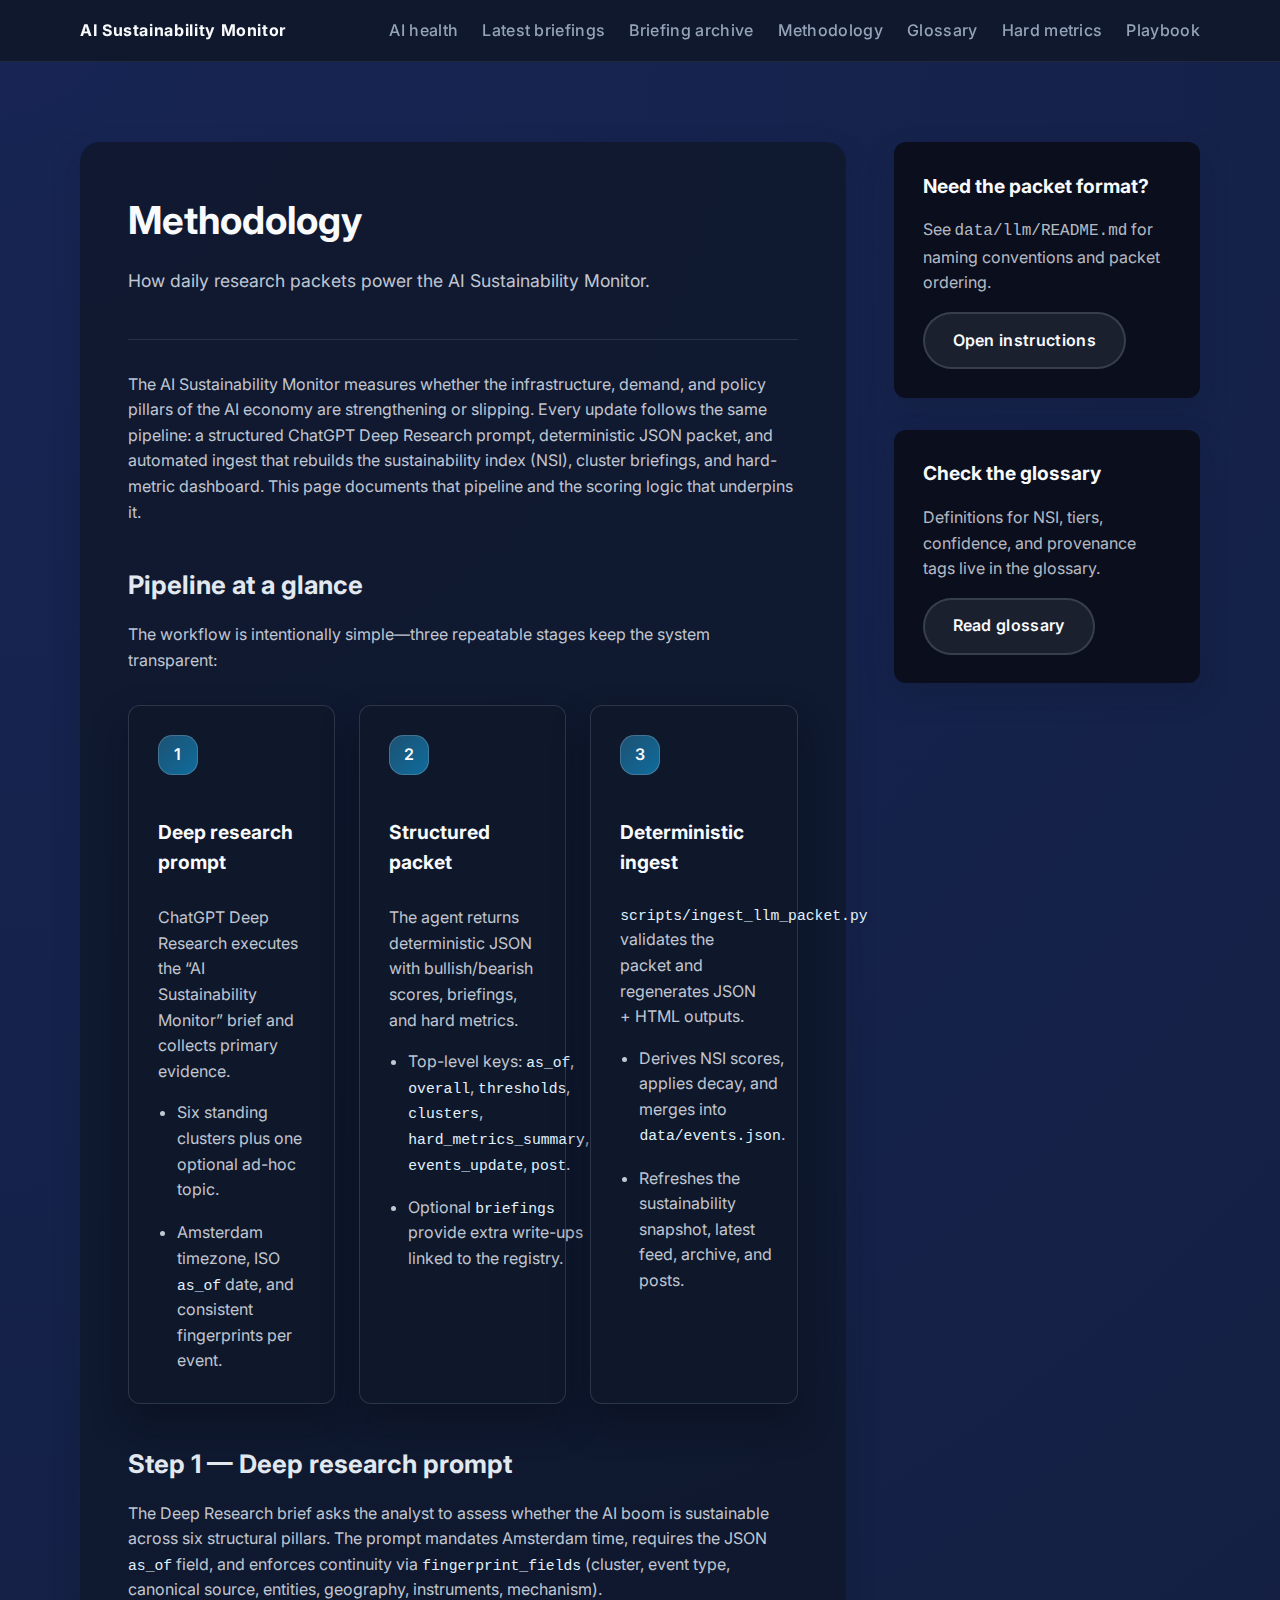
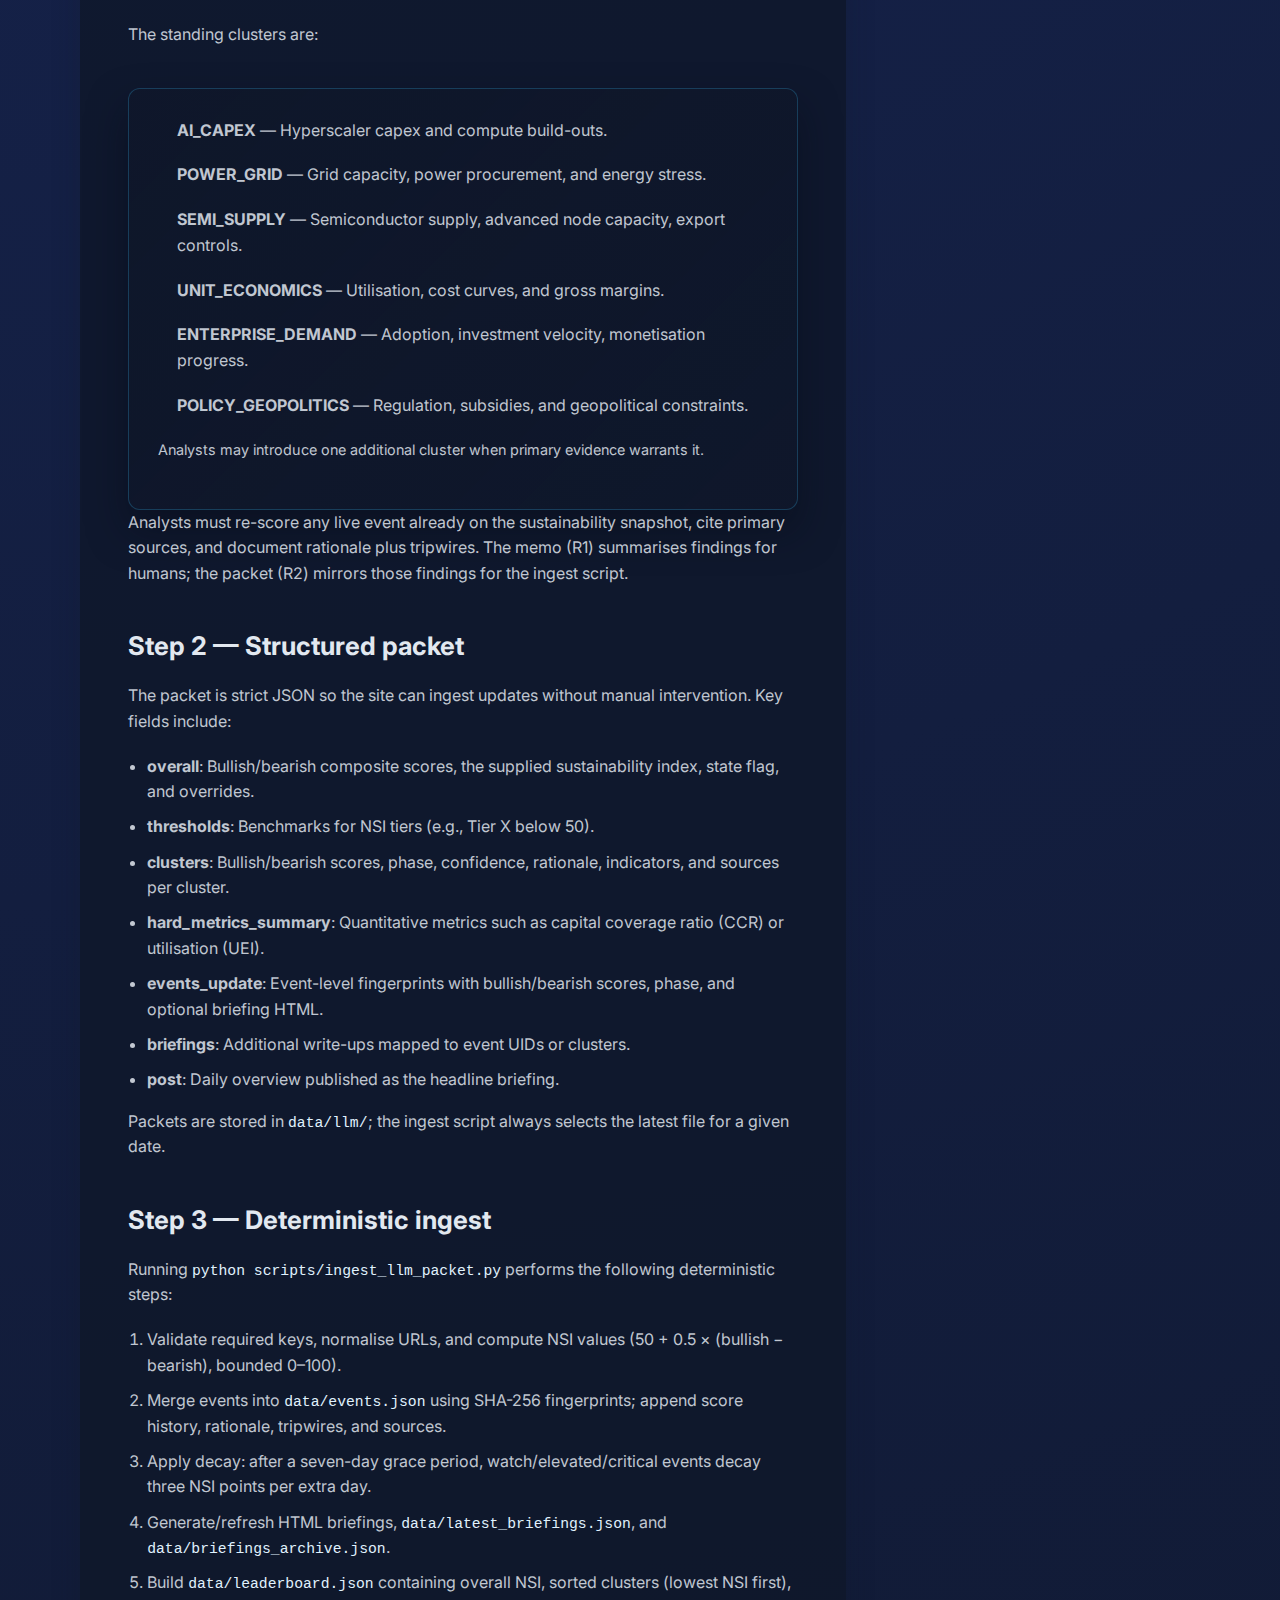
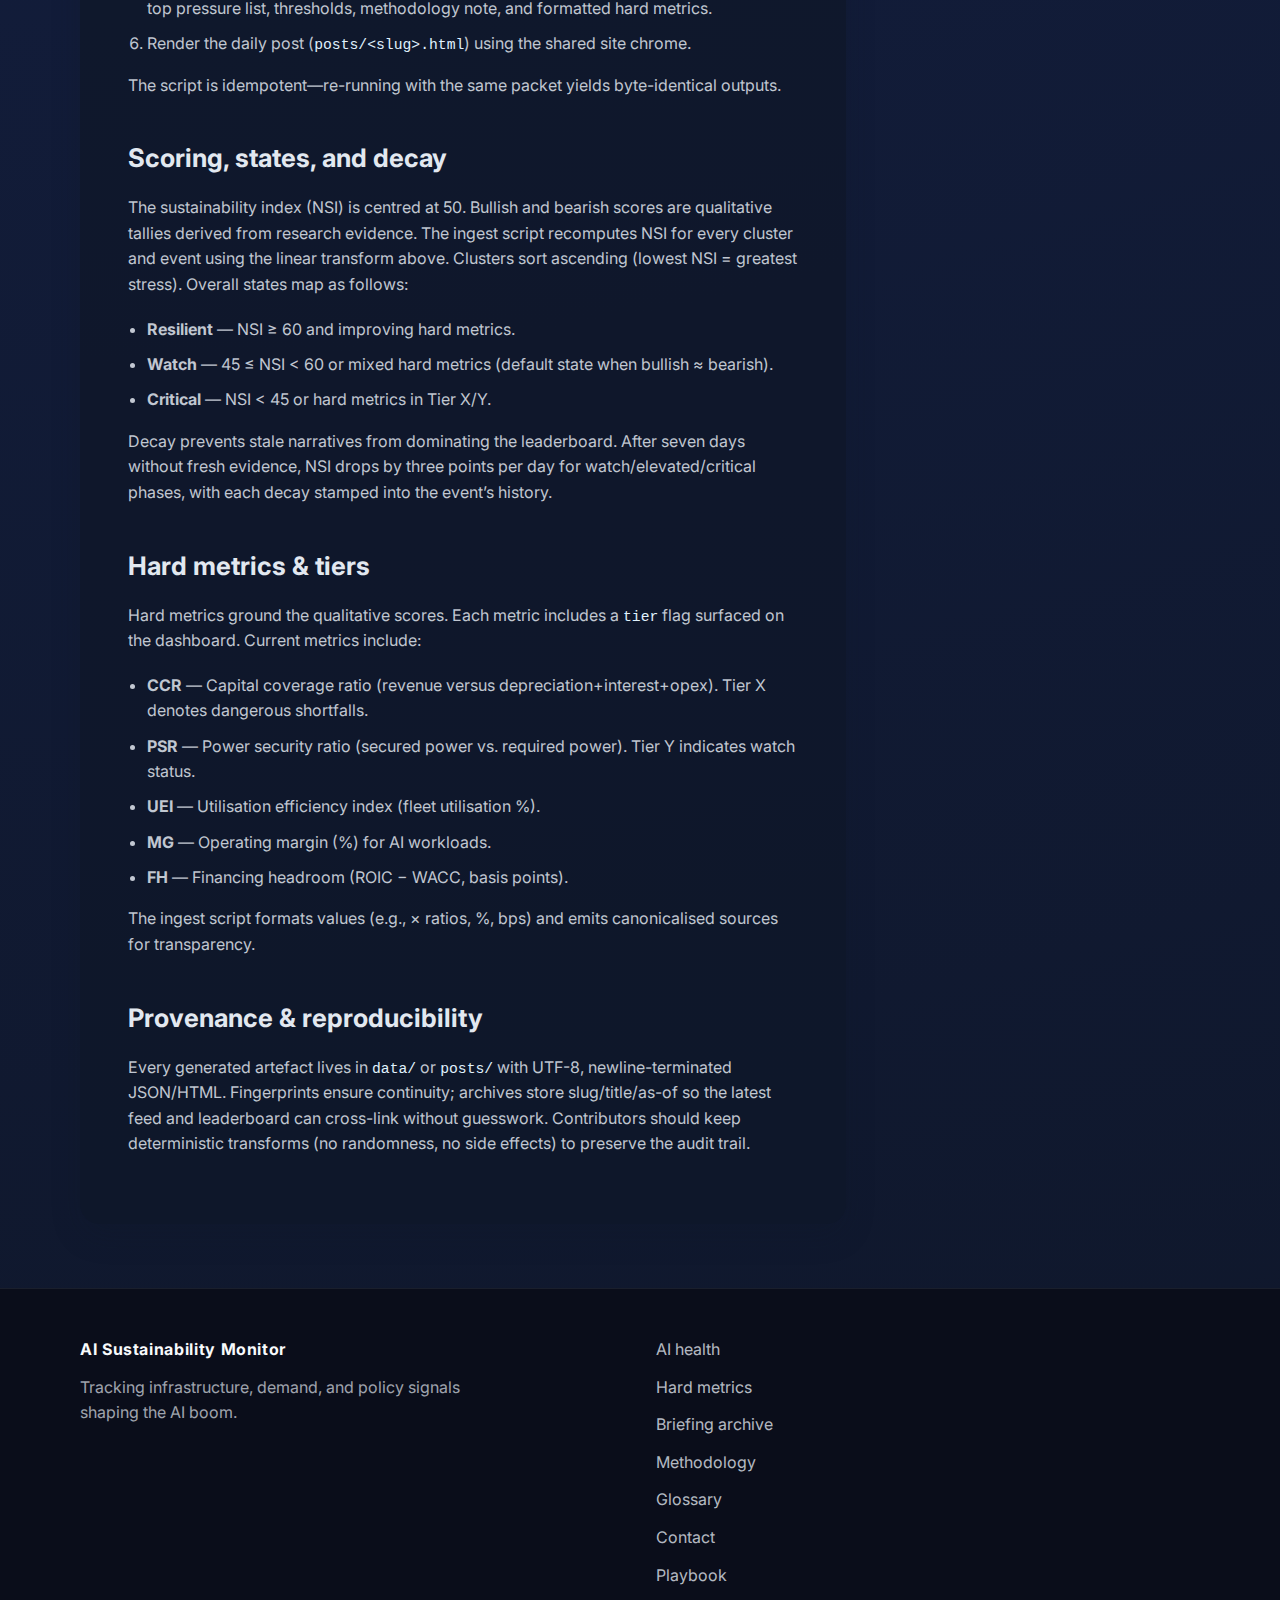
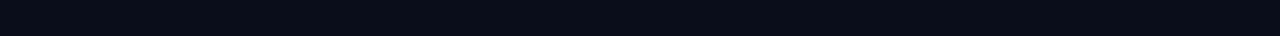
<file: methodology.html>
<html lang="en">
  <head>
    <meta charset="utf-8" />
    <meta name="viewport" content="width=device-width, initial-scale=1" />
    <title>Methodology — AI Sustainability Monitor</title>
    <meta
      name="description"
      content="How the AI Sustainability Monitor scores clusters, computes the sustainability index, and keeps data provenance intact."
    />
    <link rel="preconnect" href="https://fonts.googleapis.com" crossorigin />
    <link rel="preconnect" href="https://fonts.gstatic.com" crossorigin />
    <link
      href="https://fonts.googleapis.com/css2?family=Inter:wght@400;500;600;700&display=swap"
      rel="stylesheet"
    />
    <link rel="stylesheet" href="assets/css/style.css" />
    <link rel="icon" href="assets/favicon.png" type="image/png" />
    <link rel="apple-touch-icon" sizes="180x180" href="assets/favicon.png" />
  </head>
  <body>
    <header class="site-header" id="top">
      <div class="container header-inner">
        <a class="logo" href="index.html">AI Sustainability Monitor</a>
        <button class="nav-toggle" aria-expanded="false" aria-controls="site-nav">
          <span class="sr-only">Toggle navigation</span>
          <span class="nav-toggle__bar"></span>
          <span class="nav-toggle__bar"></span>
          <span class="nav-toggle__bar"></span>
        </button>
        <nav id="site-nav" class="site-nav" aria-label="Primary">
          <ul>
            <li><a href="index.html#health">AI health</a></li>
            <li><a href="index.html#latest">Latest briefings</a></li>
            <li><a href="posts/index.html">Briefing archive</a></li>
            <li><a href="methodology.html" aria-current="page">Methodology</a></li>
            <li><a href="glossary.html">Glossary</a></li>
            <li><a href="index.html#metrics">Hard metrics</a></li>
            <li><a href="index.html#playbook">Playbook</a></li>
          </ul>
        </nav>
      </div>
    </header>

    <main class="post-main">
      <div class="container post-layout">
        <article class="post">
          <header class="post-header">
            <h1>Methodology</h1>
            <p class="post-subtitle">How daily research packets power the AI Sustainability Monitor.</p>
          </header>

          <section>
            <p>
              The AI Sustainability Monitor measures whether the infrastructure, demand, and policy pillars of the AI economy are
              strengthening or slipping. Every update follows the same pipeline: a structured ChatGPT Deep Research prompt,
              deterministic JSON packet, and automated ingest that rebuilds the sustainability index (NSI), cluster briefings, and
              hard-metric dashboard. This page documents that pipeline and the scoring logic that underpins it.
            </p>
          </section>

          <section>
            <h2>Pipeline at a glance</h2>
            <p>The workflow is intentionally simple—three repeatable stages keep the system transparent:</p>
            <div class="pipeline-flow">
              <div class="pipeline-card">
                <span class="pipeline-card__step">1</span>
                <h3>Deep research prompt</h3>
                <p>ChatGPT Deep Research executes the “AI Sustainability Monitor” brief and collects primary evidence.</p>
                <ul class="pipeline-card__list">
                  <li>Six standing clusters plus one optional ad-hoc topic.</li>
                  <li>Amsterdam timezone, ISO <code>as_of</code> date, and consistent fingerprints per event.</li>
                </ul>
              </div>
              <div class="pipeline-card">
                <span class="pipeline-card__step">2</span>
                <h3>Structured packet</h3>
                <p>The agent returns deterministic JSON with bullish/bearish scores, briefings, and hard metrics.</p>
                <ul class="pipeline-card__list">
                  <li>Top-level keys: <code>as_of</code>, <code>overall</code>, <code>thresholds</code>, <code>clusters</code>, <code>hard_metrics_summary</code>, <code>events_update</code>, <code>post</code>.</li>
                  <li>Optional <code>briefings</code> provide extra write-ups linked to the registry.</li>
                </ul>
              </div>
              <div class="pipeline-card">
                <span class="pipeline-card__step">3</span>
                <h3>Deterministic ingest</h3>
                <p><code>scripts/ingest_llm_packet.py</code> validates the packet and regenerates JSON + HTML outputs.</p>
                <ul class="pipeline-card__list">
                  <li>Derives NSI scores, applies decay, and merges into <code>data/events.json</code>.</li>
                  <li>Refreshes the sustainability snapshot, latest feed, archive, and posts.</li>
                </ul>
              </div>
            </div>
          </section>

          <section>
            <h2>Step 1 — Deep research prompt</h2>
            <p>
              The Deep Research brief asks the analyst to assess whether the AI boom is sustainable across six structural pillars.
              The prompt mandates Amsterdam time, requires the JSON <code>as_of</code> field, and enforces continuity via
              <code>fingerprint_fields</code> (cluster, event type, canonical source, entities, geography, instruments, mechanism).
            </p>
            <p>The standing clusters are:</p>
            <div class="cluster-infobox">
              <ul class="cluster-infobox__list">
                <li><strong>AI_CAPEX</strong> — Hyperscaler capex and compute build-outs.</li>
                <li><strong>POWER_GRID</strong> — Grid capacity, power procurement, and energy stress.</li>
                <li><strong>SEMI_SUPPLY</strong> — Semiconductor supply, advanced node capacity, export controls.</li>
                <li><strong>UNIT_ECONOMICS</strong> — Utilisation, cost curves, and gross margins.</li>
                <li><strong>ENTERPRISE_DEMAND</strong> — Adoption, investment velocity, monetisation progress.</li>
                <li><strong>POLICY_GEOPOLITICS</strong> — Regulation, subsidies, and geopolitical constraints.</li>
              </ul>
              <p class="cluster-infobox__note">Analysts may introduce one additional cluster when primary evidence warrants it.</p>
            </div>
            <p>
              Analysts must re-score any live event already on the sustainability snapshot, cite primary sources, and document
              rationale plus tripwires. The memo (R1) summarises findings for humans; the packet (R2) mirrors those findings for the
              ingest script.
            </p>
          </section>

          <section>
            <h2>Step 2 — Structured packet</h2>
            <p>The packet is strict JSON so the site can ingest updates without manual intervention. Key fields include:</p>
            <ul>
              <li><strong>overall</strong>: Bullish/bearish composite scores, the supplied sustainability index, state flag, and overrides.</li>
              <li><strong>thresholds</strong>: Benchmarks for NSI tiers (e.g., Tier X below 50).</li>
              <li><strong>clusters</strong>: Bullish/bearish scores, phase, confidence, rationale, indicators, and sources per cluster.</li>
              <li><strong>hard_metrics_summary</strong>: Quantitative metrics such as capital coverage ratio (CCR) or utilisation (UEI).</li>
              <li><strong>events_update</strong>: Event-level fingerprints with bullish/bearish scores, phase, and optional briefing HTML.</li>
              <li><strong>briefings</strong>: Additional write-ups mapped to event UIDs or clusters.</li>
              <li><strong>post</strong>: Daily overview published as the headline briefing.</li>
            </ul>
            <p>Packets are stored in <code>data/llm/</code>; the ingest script always selects the latest file for a given date.</p>
          </section>

          <section>
            <h2>Step 3 — Deterministic ingest</h2>
            <p>Running <code>python scripts/ingest_llm_packet.py</code> performs the following deterministic steps:</p>
            <ol>
              <li>Validate required keys, normalise URLs, and compute NSI values (50 + 0.5 × (bullish − bearish), bounded 0–100).</li>
              <li>Merge events into <code>data/events.json</code> using SHA-256 fingerprints; append score history, rationale, tripwires, and sources.</li>
              <li>Apply decay: after a seven-day grace period, watch/elevated/critical events decay three NSI points per extra day.</li>
              <li>Generate/refresh HTML briefings, <code>data/latest_briefings.json</code>, and <code>data/briefings_archive.json</code>.</li>
              <li>Build <code>data/leaderboard.json</code> containing overall NSI, sorted clusters (lowest NSI first), top pressure list, thresholds, methodology note, and formatted hard metrics.</li>
              <li>Render the daily post (<code>posts/&lt;slug&gt;.html</code>) using the shared site chrome.</li>
            </ol>
            <p>The script is idempotent—re-running with the same packet yields byte-identical outputs.</p>
          </section>

          <section>
            <h2>Scoring, states, and decay</h2>
            <p>
              The sustainability index (NSI) is centred at 50. Bullish and bearish scores are qualitative tallies derived from
              research evidence. The ingest script recomputes NSI for every cluster and event using the linear transform above.
              Clusters sort ascending (lowest NSI = greatest stress). Overall states map as follows:
            </p>
            <ul>
              <li><strong>Resilient</strong> — NSI ≥ 60 and improving hard metrics.</li>
              <li><strong>Watch</strong> — 45 ≤ NSI &lt; 60 or mixed hard metrics (default state when bullish ≈ bearish).</li>
              <li><strong>Critical</strong> — NSI &lt; 45 or hard metrics in Tier X/Y.</li>
            </ul>
            <p>
              Decay prevents stale narratives from dominating the leaderboard. After seven days without fresh evidence, NSI drops
              by three points per day for watch/elevated/critical phases, with each decay stamped into the event’s history.
            </p>
          </section>

          <section>
            <h2>Hard metrics & tiers</h2>
            <p>
              Hard metrics ground the qualitative scores. Each metric includes a <code>tier</code> flag surfaced on the dashboard.
              Current metrics include:
            </p>
            <ul>
              <li><strong>CCR</strong> — Capital coverage ratio (revenue versus depreciation+interest+opex). Tier X denotes dangerous shortfalls.</li>
              <li><strong>PSR</strong> — Power security ratio (secured power vs. required power). Tier Y indicates watch status.</li>
              <li><strong>UEI</strong> — Utilisation efficiency index (fleet utilisation %).</li>
              <li><strong>MG</strong> — Operating margin (%) for AI workloads.</li>
              <li><strong>FH</strong> — Financing headroom (ROIC − WACC, basis points).</li>
            </ul>
            <p>The ingest script formats values (e.g., × ratios, %, bps) and emits canonicalised sources for transparency.</p>
          </section>

          <section>
            <h2>Provenance & reproducibility</h2>
            <p>
              Every generated artefact lives in <code>data/</code> or <code>posts/</code> with UTF-8, newline-terminated JSON/HTML.
              Fingerprints ensure continuity; archives store slug/title/as-of so the latest feed and leaderboard can cross-link
              without guesswork. Contributors should keep deterministic transforms (no randomness, no side effects) to preserve
              the audit trail.
            </p>
          </section>
        </article>

        <aside class="post-sidebar" aria-label="Reference links">
          <div class="sidebar-card">
            <h2>Need the packet format?</h2>
            <p>See <code>data/llm/README.md</code> for naming conventions and packet ordering.</p>
            <a class="btn btn-secondary" href="data/llm/README.md">Open instructions</a>
          </div>
          <div class="sidebar-card">
            <h2>Check the glossary</h2>
            <p>Definitions for NSI, tiers, confidence, and provenance tags live in the glossary.</p>
            <a class="btn btn-secondary" href="glossary.html">Read glossary</a>
          </div>
        </aside>
      </div>
    </main>

    <footer class="site-footer">
      <div class="container footer-inner">
        <div>
          <a class="logo" href="#top">AI Sustainability Monitor</a>
          <p class="footer-note">
            Tracking infrastructure, demand, and policy signals shaping the AI boom.
          </p>
        </div>
        <div class="footer-links">
          <a href="index.html#health">AI health</a>
          <a href="index.html#metrics">Hard metrics</a>
          <a href="posts/index.html">Briefing archive</a>
          <a href="methodology.html">Methodology</a>
          <a href="glossary.html">Glossary</a>
          <a href="mailto:signals@aisustainability.monitor">Contact</a>
          <a href="index.html#playbook">Playbook</a>
        </div>
      </div>
    </footer>

    <script src="assets/js/main.js" defer></script>
  </body>
</html>
</file>
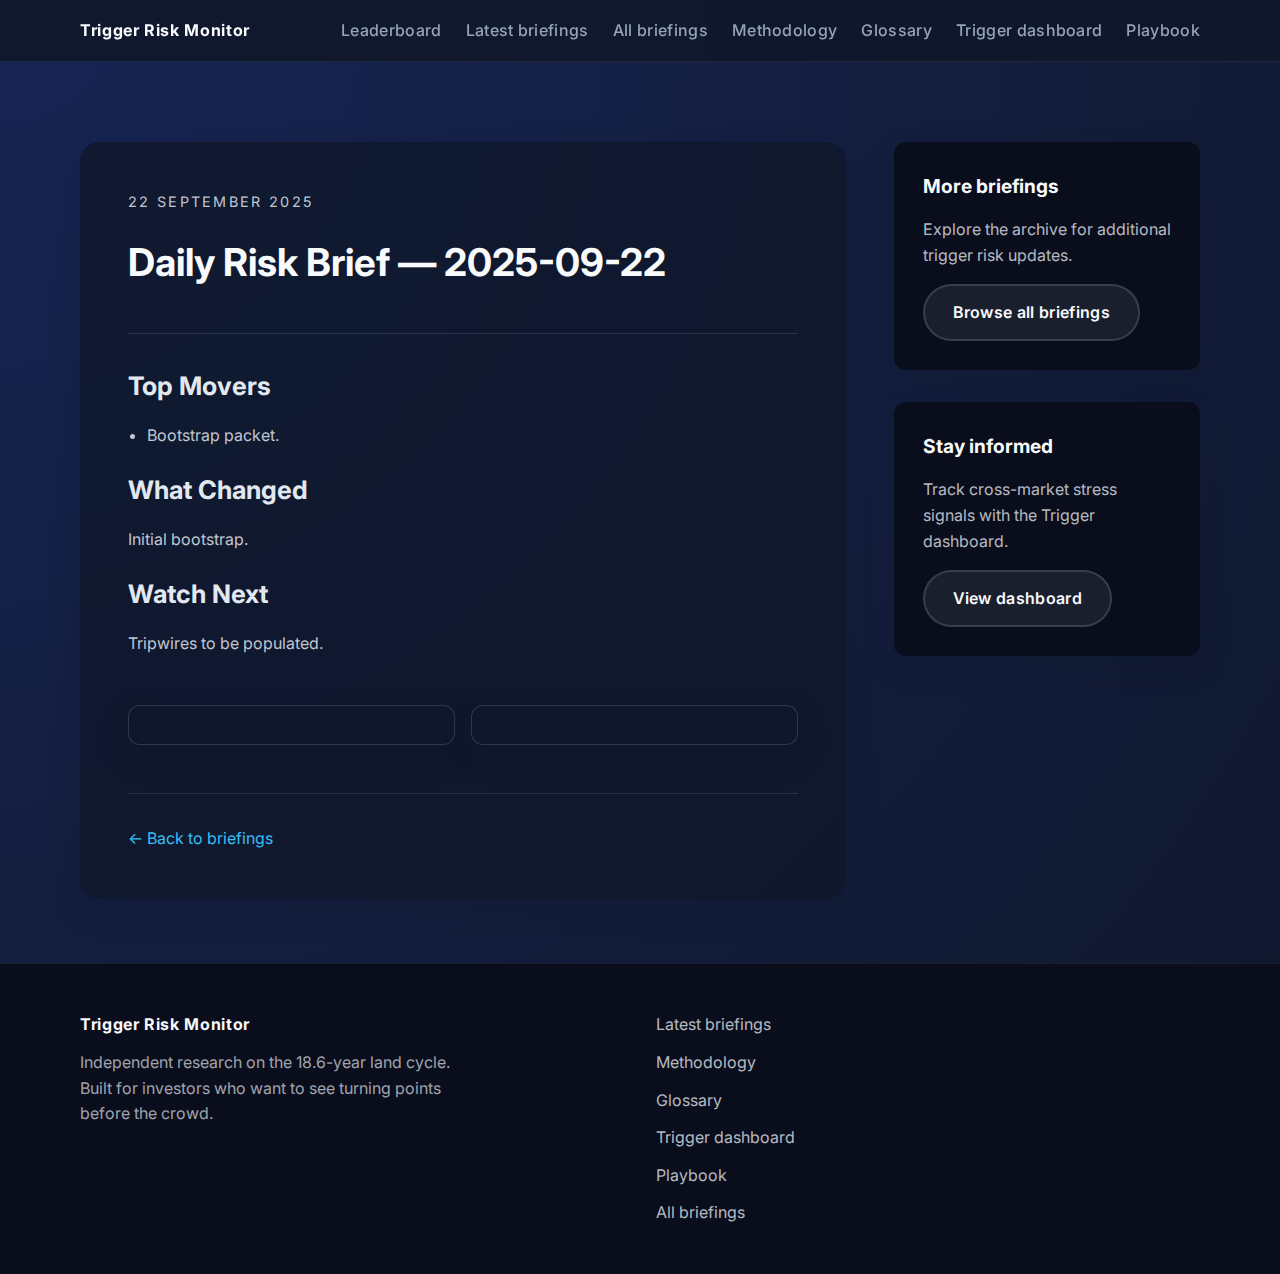
<file: posts/2025-09-22-brief.html>
<!DOCTYPE html>
<html lang="en">
  <head>
    <meta charset="utf-8" />
    <meta name="viewport" content="width=device-width, initial-scale=1" />
    <title>Daily Risk Brief — 2025-09-22</title>
    <meta
      name="description"
      content="Top Movers Bootstrap packet. What Changed Initial bootstrap. Watch Next Tripwires to be populated."
    />
    <link rel="preconnect" href="https://fonts.googleapis.com" crossorigin />
    <link rel="preconnect" href="https://fonts.gstatic.com" crossorigin />
    <link
      href="https://fonts.googleapis.com/css2?family=Inter:wght@400;500;600;700&display=swap"
      rel="stylesheet"
    />
    <link rel="stylesheet" href="../assets/css/style.css" />
    <link rel="icon" href="../assets/favicon.png" type="image/png" />
    <link rel="apple-touch-icon" sizes="180x180" href="../assets/favicon.png" />
  </head>
  <body>
    <header class="site-header" id="top">
      <div class="container header-inner">
        <a class="logo" href="../index.html">Trigger Risk Monitor</a>
        <button class="nav-toggle" aria-expanded="false" aria-controls="site-nav">
          <span class="sr-only">Toggle navigation</span>
          <span class="nav-toggle__bar"></span>
          <span class="nav-toggle__bar"></span>
          <span class="nav-toggle__bar"></span>
        </button>
        <nav id="site-nav" class="site-nav" aria-label="Primary">
          <ul>
            <li><a href="../index.html#leaderboard">Leaderboard</a></li>
            <li><a href="../index.html#latest">Latest briefings</a></li>
            <li><a href="index.html">All briefings</a></li>
            <li><a href="../methodology.html">Methodology</a></li>
            <li><a href="../glossary.html">Glossary</a></li>
            <li><a href="../index.html#dashboard">Trigger dashboard</a></li>
            <li><a href="../index.html#playbook">Playbook</a></li>
          </ul>
        </nav>
      </div>
    </header>

    <main class="post-main">
      <div class="container post-layout">
        <article class="post">
          <header class="post-header">
            <p class="post-date">22 September 2025</p>
            <h1>Daily Risk Brief — 2025-09-22</h1>
          </header>

          <div class="post-content">
            <h2>Top Movers</h2><ul><li>Bootstrap packet.</li></ul><h2>What Changed</h2><p>Initial bootstrap.</p><h2>Watch Next</h2><p>Tripwires to be populated.</p>
          </div>

          <footer class="post-footer">
            <a href="../index.html#latest">&#8592; Back to briefings</a>
          </footer>
        </article>

        <aside class="post-sidebar" aria-label="Related content">
          <div class="sidebar-card">
            <h2>More briefings</h2>
            <p>Explore the archive for additional trigger risk updates.</p>
            <a class="btn btn-secondary" href="index.html">Browse all briefings</a>
          </div>
          <div class="sidebar-card">
            <h2>Stay informed</h2>
            <p>Track cross-market stress signals with the Trigger dashboard.</p>
            <a class="btn btn-secondary" href="../index.html#dashboard">View dashboard</a>
          </div>
        </aside>
      </div>
    </main>

    <footer class="site-footer">
      <div class="container footer-inner">
        <div>
          <a class="logo" href="#top">Trigger Risk Monitor</a>
          <p class="footer-note">
            Independent research on the 18.6-year land cycle. Built for investors who want to see turning points before the crowd.
          </p>
        </div>
        <div class="footer-links">
          <a href="../index.html#latest">Latest briefings</a>
          <a href="../methodology.html">Methodology</a>
          <a href="../glossary.html">Glossary</a>
          <a href="../index.html#dashboard">Trigger dashboard</a>
          <a href="../index.html#playbook">Playbook</a>
          <a href="index.html">All briefings</a>
        </div>
      </div>
    </footer>

    <script src="../assets/js/main.js" defer></script>
  </body>
</html>
</file>
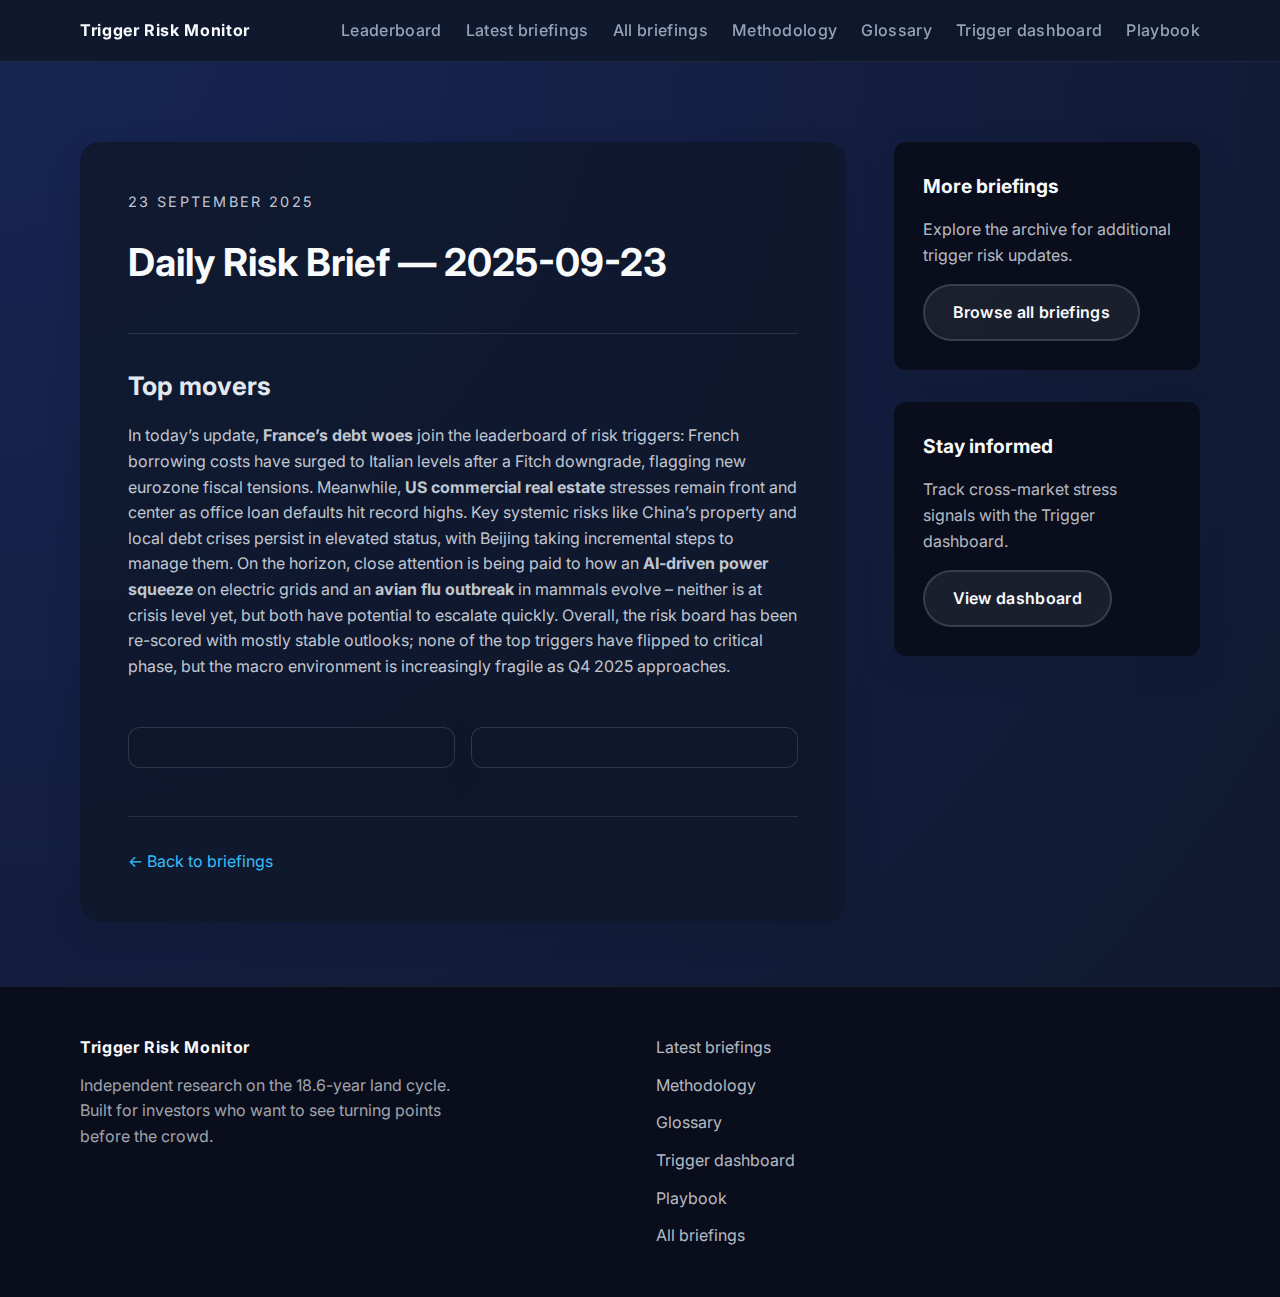
<file: posts/2025-09-23-brief.html>
<!DOCTYPE html>
<html lang="en">
  <head>
    <meta charset="utf-8" />
    <meta name="viewport" content="width=device-width, initial-scale=1" />
    <title>Daily Risk Brief — 2025-09-23</title>
    <meta
      name="description"
      content="Top movers In today’s update, France’s debt woes join the leaderboard of risk triggers: French borrowing costs have surged to Italian levels after a…"
    />
    <link rel="preconnect" href="https://fonts.googleapis.com" crossorigin />
    <link rel="preconnect" href="https://fonts.gstatic.com" crossorigin />
    <link
      href="https://fonts.googleapis.com/css2?family=Inter:wght@400;500;600;700&display=swap"
      rel="stylesheet"
    />
    <link rel="stylesheet" href="../assets/css/style.css" />
    <link rel="icon" href="../assets/favicon.png" type="image/png" />
    <link rel="apple-touch-icon" sizes="180x180" href="../assets/favicon.png" />
  </head>
  <body>
    <header class="site-header" id="top">
      <div class="container header-inner">
        <a class="logo" href="../index.html">Trigger Risk Monitor</a>
        <button class="nav-toggle" aria-expanded="false" aria-controls="site-nav">
          <span class="sr-only">Toggle navigation</span>
          <span class="nav-toggle__bar"></span>
          <span class="nav-toggle__bar"></span>
          <span class="nav-toggle__bar"></span>
        </button>
        <nav id="site-nav" class="site-nav" aria-label="Primary">
          <ul>
            <li><a href="../index.html#leaderboard">Leaderboard</a></li>
            <li><a href="../index.html#latest">Latest briefings</a></li>
            <li><a href="index.html">All briefings</a></li>
            <li><a href="../methodology.html">Methodology</a></li>
            <li><a href="../glossary.html">Glossary</a></li>
            <li><a href="../index.html#dashboard">Trigger dashboard</a></li>
            <li><a href="../index.html#playbook">Playbook</a></li>
          </ul>
        </nav>
      </div>
    </header>

    <main class="post-main">
      <div class="container post-layout">
        <article class="post">
          <header class="post-header">
            <p class="post-date">23 September 2025</p>
            <h1>Daily Risk Brief — 2025-09-23</h1>
          </header>

          <div class="post-content">
            <h2>Top movers</h2><p>In today’s update, <strong>France’s debt woes</strong> join the leaderboard of risk triggers: French borrowing costs have surged to Italian levels after a Fitch downgrade, flagging new eurozone fiscal tensions. Meanwhile, <strong>US commercial real estate</strong> stresses remain front and center as office loan defaults hit record highs. Key systemic risks like China’s property and local debt crises persist in elevated status, with Beijing taking incremental steps to manage them. On the horizon, close attention is being paid to how an <strong>AI-driven power squeeze</strong> on electric grids and an <strong>avian flu outbreak</strong> in mammals evolve – neither is at crisis level yet, but both have potential to escalate quickly. Overall, the risk board has been re-scored with mostly stable outlooks; none of the top triggers have flipped to critical phase, but the macro environment is increasingly fragile as Q4 2025 approaches.</p>
          </div>

          <footer class="post-footer">
            <a href="../index.html#latest">&#8592; Back to briefings</a>
          </footer>
        </article>

        <aside class="post-sidebar" aria-label="Related content">
          <div class="sidebar-card">
            <h2>More briefings</h2>
            <p>Explore the archive for additional trigger risk updates.</p>
            <a class="btn btn-secondary" href="index.html">Browse all briefings</a>
          </div>
          <div class="sidebar-card">
            <h2>Stay informed</h2>
            <p>Track cross-market stress signals with the Trigger dashboard.</p>
            <a class="btn btn-secondary" href="../index.html#dashboard">View dashboard</a>
          </div>
        </aside>
      </div>
    </main>

    <footer class="site-footer">
      <div class="container footer-inner">
        <div>
          <a class="logo" href="#top">Trigger Risk Monitor</a>
          <p class="footer-note">
            Independent research on the 18.6-year land cycle. Built for investors who want to see turning points before the crowd.
          </p>
        </div>
        <div class="footer-links">
          <a href="../index.html#latest">Latest briefings</a>
          <a href="../methodology.html">Methodology</a>
          <a href="../glossary.html">Glossary</a>
          <a href="../index.html#dashboard">Trigger dashboard</a>
          <a href="../index.html#playbook">Playbook</a>
          <a href="index.html">All briefings</a>
        </div>
      </div>
    </footer>

    <script src="../assets/js/main.js" defer></script>
  </body>
</html>
</file>
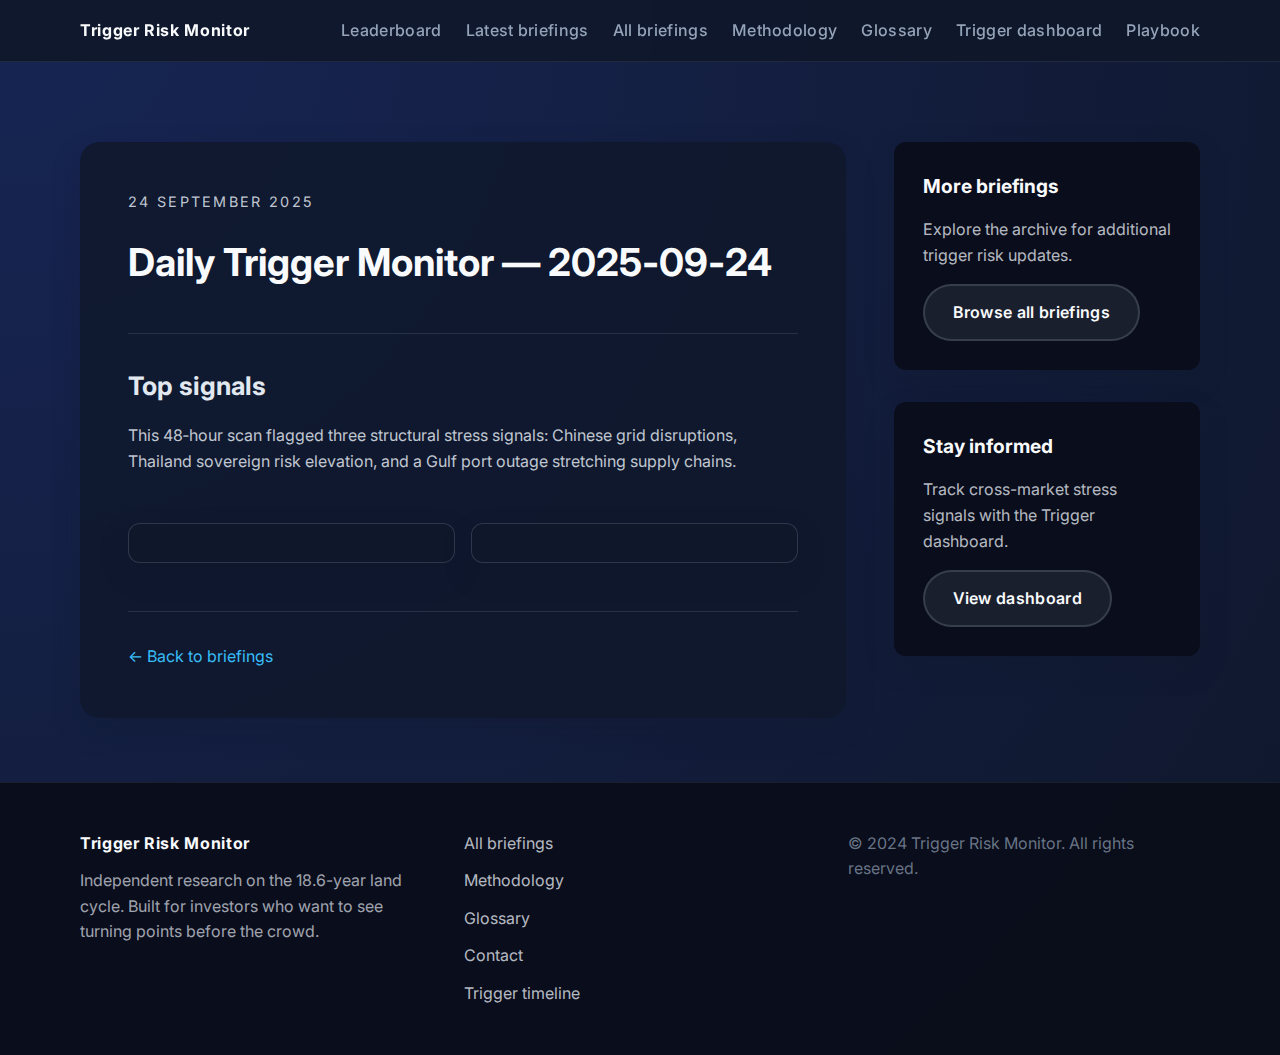
<file: posts/2025-09-24-daily-brief.html>
<!DOCTYPE html>
<html lang="en">
  <head>
    <meta charset="utf-8" />
    <meta name="viewport" content="width=device-width, initial-scale=1" />
    <title>Daily Trigger Monitor — 2025‑09‑24</title>
    <meta
      name="description"
      content="Top signals This 48‑hour scan flagged three structural stress signals: Chinese grid disruptions, Thailand sovereign risk elevation, and a Gulf port outage…"
    />
    <link rel="preconnect" href="https://fonts.googleapis.com" crossorigin />
    <link rel="preconnect" href="https://fonts.gstatic.com" crossorigin />
    <link
      href="https://fonts.googleapis.com/css2?family=Inter:wght@400;500;600;700&display=swap"
      rel="stylesheet"
    />
    <link rel="stylesheet" href="../assets/css/style.css" />
    <link rel="icon" href="../assets/favicon.png" type="image/png" />
    <link rel="apple-touch-icon" sizes="180x180" href="../assets/favicon.png" />
  </head>
  <body>
    <header class="site-header" id="top">
      <div class="container header-inner">
        <a class="logo" href="../index.html">Trigger Risk Monitor</a>
        <button class="nav-toggle" aria-expanded="false" aria-controls="site-nav">
          <span class="sr-only">Toggle navigation</span>
          <span class="nav-toggle__bar"></span>
          <span class="nav-toggle__bar"></span>
          <span class="nav-toggle__bar"></span>
        </button>
        <nav id="site-nav" class="site-nav" aria-label="Primary">
          <ul>
            <li><a href="../index.html#leaderboard">Leaderboard</a></li>
            <li><a href="../index.html#latest">Latest briefings</a></li>
            <li><a href="index.html">All briefings</a></li>
            <li><a href="../methodology.html">Methodology</a></li>
            <li><a href="../glossary.html">Glossary</a></li>
            <li><a href="../index.html#dashboard">Trigger dashboard</a></li>
            <li><a href="../index.html#playbook">Playbook</a></li>
          </ul>
        </nav>
      </div>
    </header>

    <main class="post-main">
      <div class="container post-layout">
        <article class="post">
          <header class="post-header">
            <p class="post-date">24 September 2025</p>
            <h1>Daily Trigger Monitor — 2025‑09‑24</h1>
          </header>

          <div class="post-content">
            <h2>Top signals</h2><p>This 48‑hour scan flagged three structural stress signals: Chinese grid disruptions, Thailand sovereign risk elevation, and a Gulf port outage stretching supply chains.</p>
          </div>

          <footer class="post-footer">
            <a href="../index.html#latest">&#8592; Back to briefings</a>
          </footer>
        </article>

        <aside class="post-sidebar" aria-label="Related content">
          <div class="sidebar-card">
            <h2>More briefings</h2>
            <p>Explore the archive for additional trigger risk updates.</p>
            <a class="btn btn-secondary" href="index.html">Browse all briefings</a>
          </div>
          <div class="sidebar-card">
            <h2>Stay informed</h2>
            <p>Track cross-market stress signals with the Trigger dashboard.</p>
            <a class="btn btn-secondary" href="../index.html#dashboard">View dashboard</a>
          </div>
        </aside>
      </div>
    </main>

    <footer class="site-footer">
      <div class="container footer-inner">
        <div>
          <a class="logo" href="#top">Trigger Risk Monitor</a>
          <p class="footer-note">
            Independent research on the 18.6-year land cycle. Built for investors who want to see turning points before the crowd.
          </p>
        </div>
        <div class="footer-links">
          <a href="index.html">All briefings</a>
          <a href="../methodology.html">Methodology</a>
          <a href="../glossary.html">Glossary</a>
          <a href="mailto:research@triggerrisk.blog">Contact</a>
          <a href="../index.html#timeline">Trigger timeline</a>
        </div>
        <p class="footer-copy">&copy; 2024 Trigger Risk Monitor. All rights reserved.</p>
      </div>
    </footer>

    <script src="../assets/js/main.js" defer></script>
  </body>
</html>
</file>
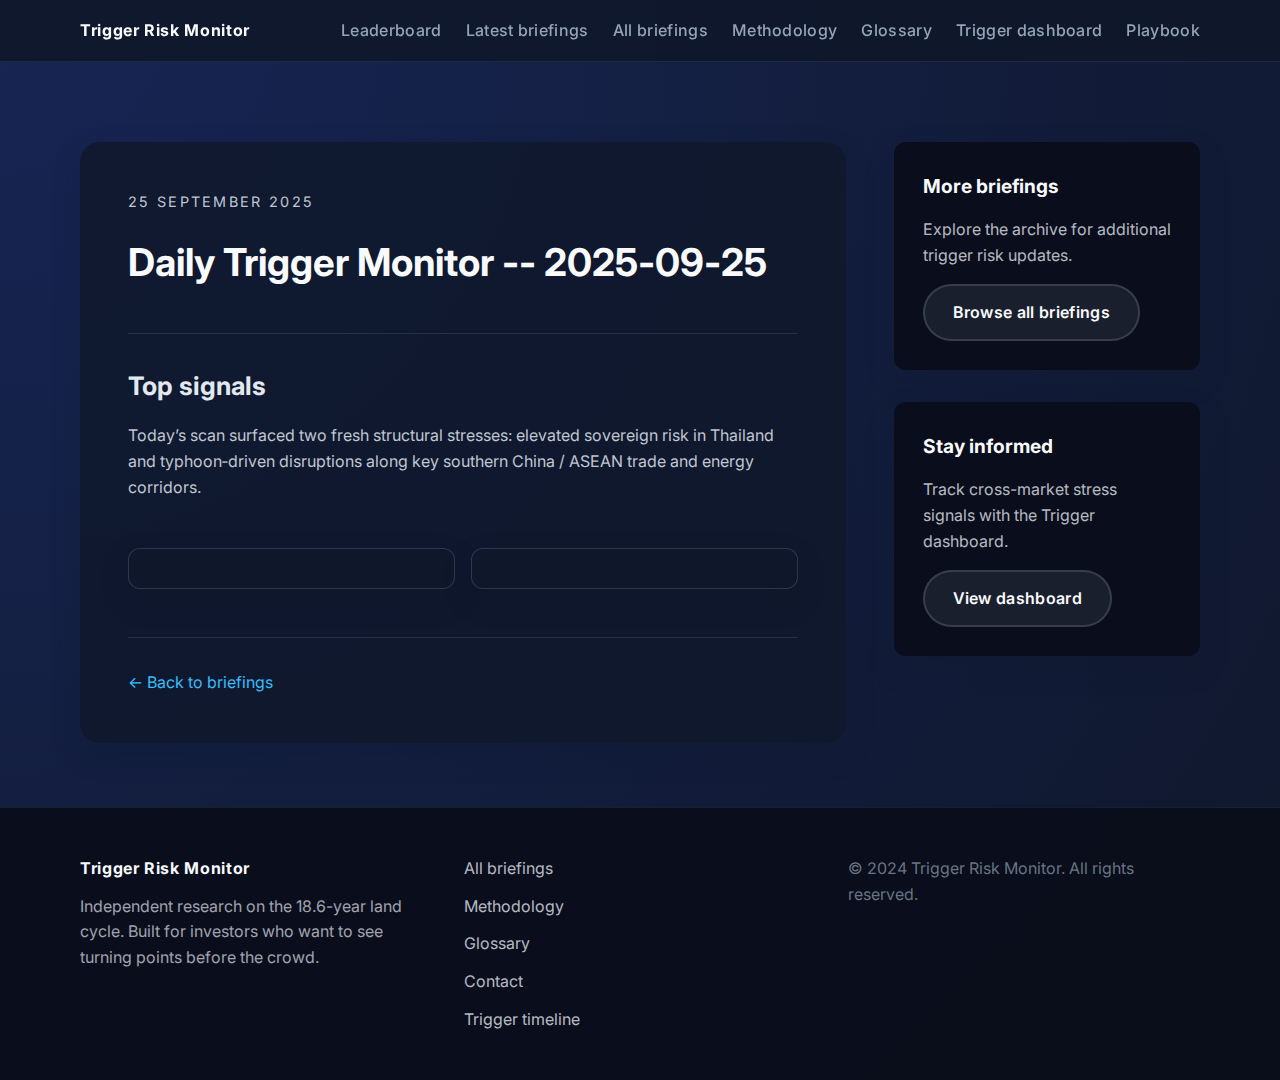
<file: posts/2025-09-25-brief.html>
<!DOCTYPE html>
<html lang="en">
  <head>
    <meta charset="utf-8" />
    <meta name="viewport" content="width=device-width, initial-scale=1" />
    <title>Daily Trigger Monitor -- 2025‑09‑25</title>
    <meta
      name="description"
      content="Top signals Today’s scan surfaced two fresh structural stresses: elevated sovereign risk in Thailand and typhoon‑driven disruptions along key southern China /…"
    />
    <link rel="preconnect" href="https://fonts.googleapis.com" crossorigin />
    <link rel="preconnect" href="https://fonts.gstatic.com" crossorigin />
    <link
      href="https://fonts.googleapis.com/css2?family=Inter:wght@400;500;600;700&display=swap"
      rel="stylesheet"
    />
    <link rel="stylesheet" href="../assets/css/style.css" />
    <link rel="icon" href="../assets/favicon.png" type="image/png" />
    <link rel="apple-touch-icon" sizes="180x180" href="../assets/favicon.png" />
  </head>
  <body>
    <header class="site-header" id="top">
      <div class="container header-inner">
        <a class="logo" href="../index.html">Trigger Risk Monitor</a>
        <button class="nav-toggle" aria-expanded="false" aria-controls="site-nav">
          <span class="sr-only">Toggle navigation</span>
          <span class="nav-toggle__bar"></span>
          <span class="nav-toggle__bar"></span>
          <span class="nav-toggle__bar"></span>
        </button>
        <nav id="site-nav" class="site-nav" aria-label="Primary">
          <ul>
            <li><a href="../index.html#leaderboard">Leaderboard</a></li>
            <li><a href="../index.html#latest">Latest briefings</a></li>
            <li><a href="index.html">All briefings</a></li>
            <li><a href="../methodology.html">Methodology</a></li>
            <li><a href="../glossary.html">Glossary</a></li>
            <li><a href="../index.html#dashboard">Trigger dashboard</a></li>
            <li><a href="../index.html#playbook">Playbook</a></li>
          </ul>
        </nav>
      </div>
    </header>

    <main class="post-main">
      <div class="container post-layout">
        <article class="post">
          <header class="post-header">
            <p class="post-date">25 September 2025</p>
            <h1>Daily Trigger Monitor -- 2025‑09‑25</h1>
          </header>

          <div class="post-content">
            <h2>Top signals</h2><p>Today’s scan surfaced two fresh structural stresses: elevated sovereign risk in Thailand and typhoon‑driven disruptions along key southern China / ASEAN trade and energy corridors.</p>
          </div>

          <footer class="post-footer">
            <a href="../index.html#latest">&#8592; Back to briefings</a>
          </footer>
        </article>

        <aside class="post-sidebar" aria-label="Related content">
          <div class="sidebar-card">
            <h2>More briefings</h2>
            <p>Explore the archive for additional trigger risk updates.</p>
            <a class="btn btn-secondary" href="index.html">Browse all briefings</a>
          </div>
          <div class="sidebar-card">
            <h2>Stay informed</h2>
            <p>Track cross-market stress signals with the Trigger dashboard.</p>
            <a class="btn btn-secondary" href="../index.html#dashboard">View dashboard</a>
          </div>
        </aside>
      </div>
    </main>

    <footer class="site-footer">
      <div class="container footer-inner">
        <div>
          <a class="logo" href="#top">Trigger Risk Monitor</a>
          <p class="footer-note">
            Independent research on the 18.6-year land cycle. Built for investors who want to see turning points before the crowd.
          </p>
        </div>
        <div class="footer-links">
          <a href="index.html">All briefings</a>
          <a href="../methodology.html">Methodology</a>
          <a href="../glossary.html">Glossary</a>
          <a href="mailto:research@triggerrisk.blog">Contact</a>
          <a href="../index.html#timeline">Trigger timeline</a>
        </div>
        <p class="footer-copy">&copy; 2024 Trigger Risk Monitor. All rights reserved.</p>
      </div>
    </footer>

    <script src="../assets/js/main.js" defer></script>
  </body>
</html>
</file>
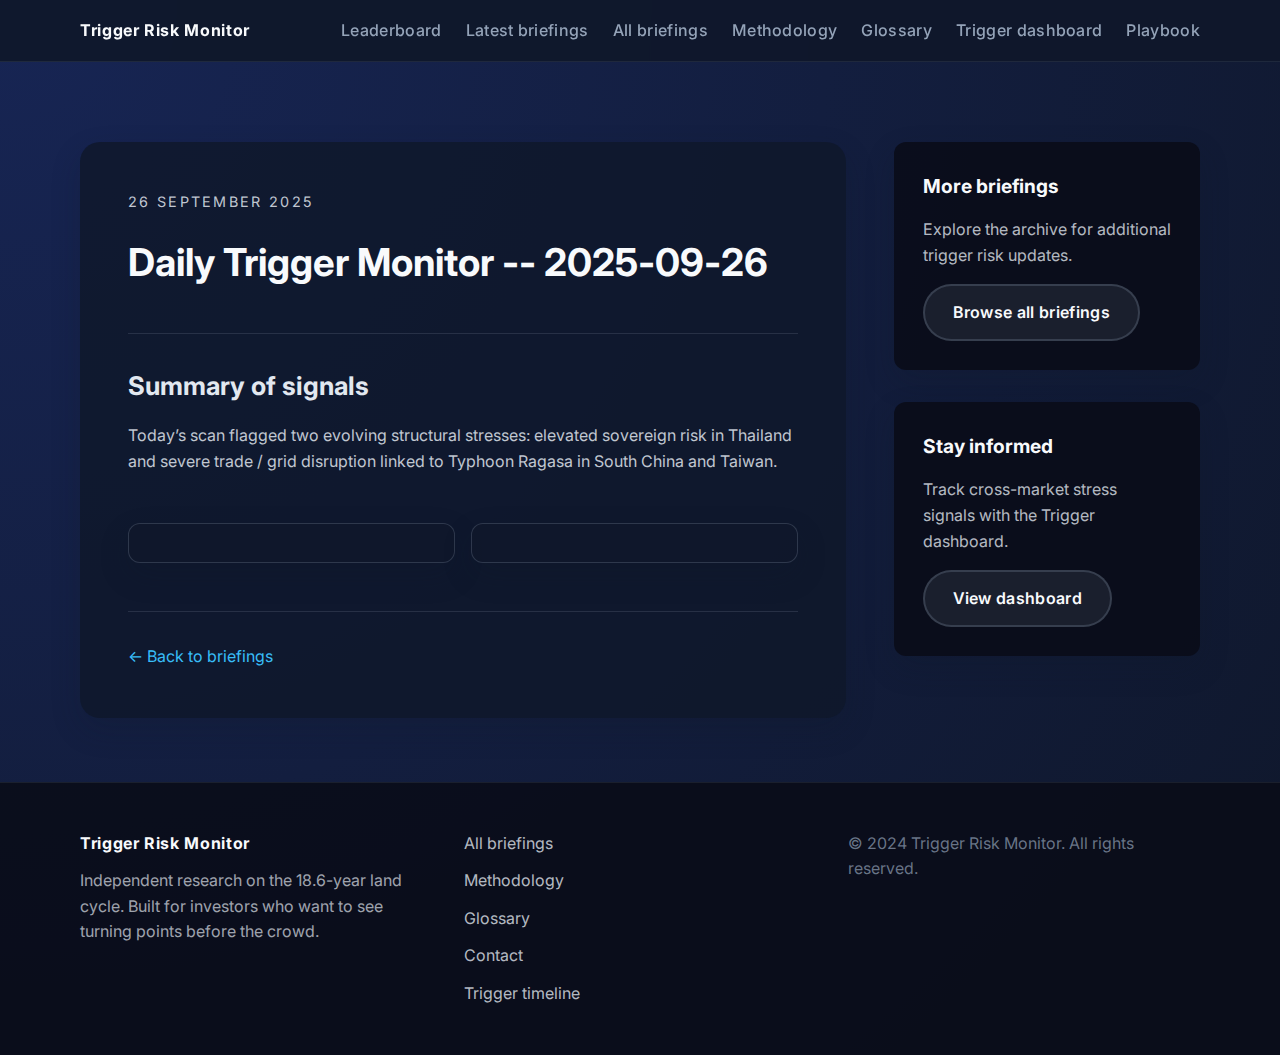
<file: posts/2025-09-26-daily-brief.html>
<!DOCTYPE html>
<html lang="en">
  <head>
    <meta charset="utf-8" />
    <meta name="viewport" content="width=device-width, initial-scale=1" />
    <title>Daily Trigger Monitor -- 2025‑09‑26</title>
    <meta
      name="description"
      content="Summary of signals Today’s scan flagged two evolving structural stresses: elevated sovereign risk in Thailand and severe trade / grid disruption linked to…"
    />
    <link rel="preconnect" href="https://fonts.googleapis.com" crossorigin />
    <link rel="preconnect" href="https://fonts.gstatic.com" crossorigin />
    <link
      href="https://fonts.googleapis.com/css2?family=Inter:wght@400;500;600;700&display=swap"
      rel="stylesheet"
    />
    <link rel="stylesheet" href="../assets/css/style.css" />
    <link rel="icon" href="../assets/favicon.png" type="image/png" />
    <link rel="apple-touch-icon" sizes="180x180" href="../assets/favicon.png" />
  </head>
  <body>
    <header class="site-header" id="top">
      <div class="container header-inner">
        <a class="logo" href="../index.html">Trigger Risk Monitor</a>
        <button class="nav-toggle" aria-expanded="false" aria-controls="site-nav">
          <span class="sr-only">Toggle navigation</span>
          <span class="nav-toggle__bar"></span>
          <span class="nav-toggle__bar"></span>
          <span class="nav-toggle__bar"></span>
        </button>
        <nav id="site-nav" class="site-nav" aria-label="Primary">
          <ul>
            <li><a href="../index.html#leaderboard">Leaderboard</a></li>
            <li><a href="../index.html#latest">Latest briefings</a></li>
            <li><a href="index.html">All briefings</a></li>
            <li><a href="../methodology.html">Methodology</a></li>
            <li><a href="../glossary.html">Glossary</a></li>
            <li><a href="../index.html#dashboard">Trigger dashboard</a></li>
            <li><a href="../index.html#playbook">Playbook</a></li>
          </ul>
        </nav>
      </div>
    </header>

    <main class="post-main">
      <div class="container post-layout">
        <article class="post">
          <header class="post-header">
            <p class="post-date">26 September 2025</p>
            <h1>Daily Trigger Monitor -- 2025‑09‑26</h1>
          </header>

          <div class="post-content">
            <h2>Summary of signals</h2><p>Today’s scan flagged two evolving structural stresses: elevated sovereign risk in Thailand and severe trade / grid disruption linked to Typhoon Ragasa in South China and Taiwan.</p>
          </div>

          <footer class="post-footer">
            <a href="../index.html#latest">&#8592; Back to briefings</a>
          </footer>
        </article>

        <aside class="post-sidebar" aria-label="Related content">
          <div class="sidebar-card">
            <h2>More briefings</h2>
            <p>Explore the archive for additional trigger risk updates.</p>
            <a class="btn btn-secondary" href="index.html">Browse all briefings</a>
          </div>
          <div class="sidebar-card">
            <h2>Stay informed</h2>
            <p>Track cross-market stress signals with the Trigger dashboard.</p>
            <a class="btn btn-secondary" href="../index.html#dashboard">View dashboard</a>
          </div>
        </aside>
      </div>
    </main>

    <footer class="site-footer">
      <div class="container footer-inner">
        <div>
          <a class="logo" href="#top">Trigger Risk Monitor</a>
          <p class="footer-note">
            Independent research on the 18.6-year land cycle. Built for investors who want to see turning points before the crowd.
          </p>
        </div>
        <div class="footer-links">
          <a href="index.html">All briefings</a>
          <a href="../methodology.html">Methodology</a>
          <a href="../glossary.html">Glossary</a>
          <a href="mailto:research@triggerrisk.blog">Contact</a>
          <a href="../index.html#timeline">Trigger timeline</a>
        </div>
        <p class="footer-copy">&copy; 2024 Trigger Risk Monitor. All rights reserved.</p>
      </div>
    </footer>

    <script src="../assets/js/main.js" defer></script>
  </body>
</html>
</file>
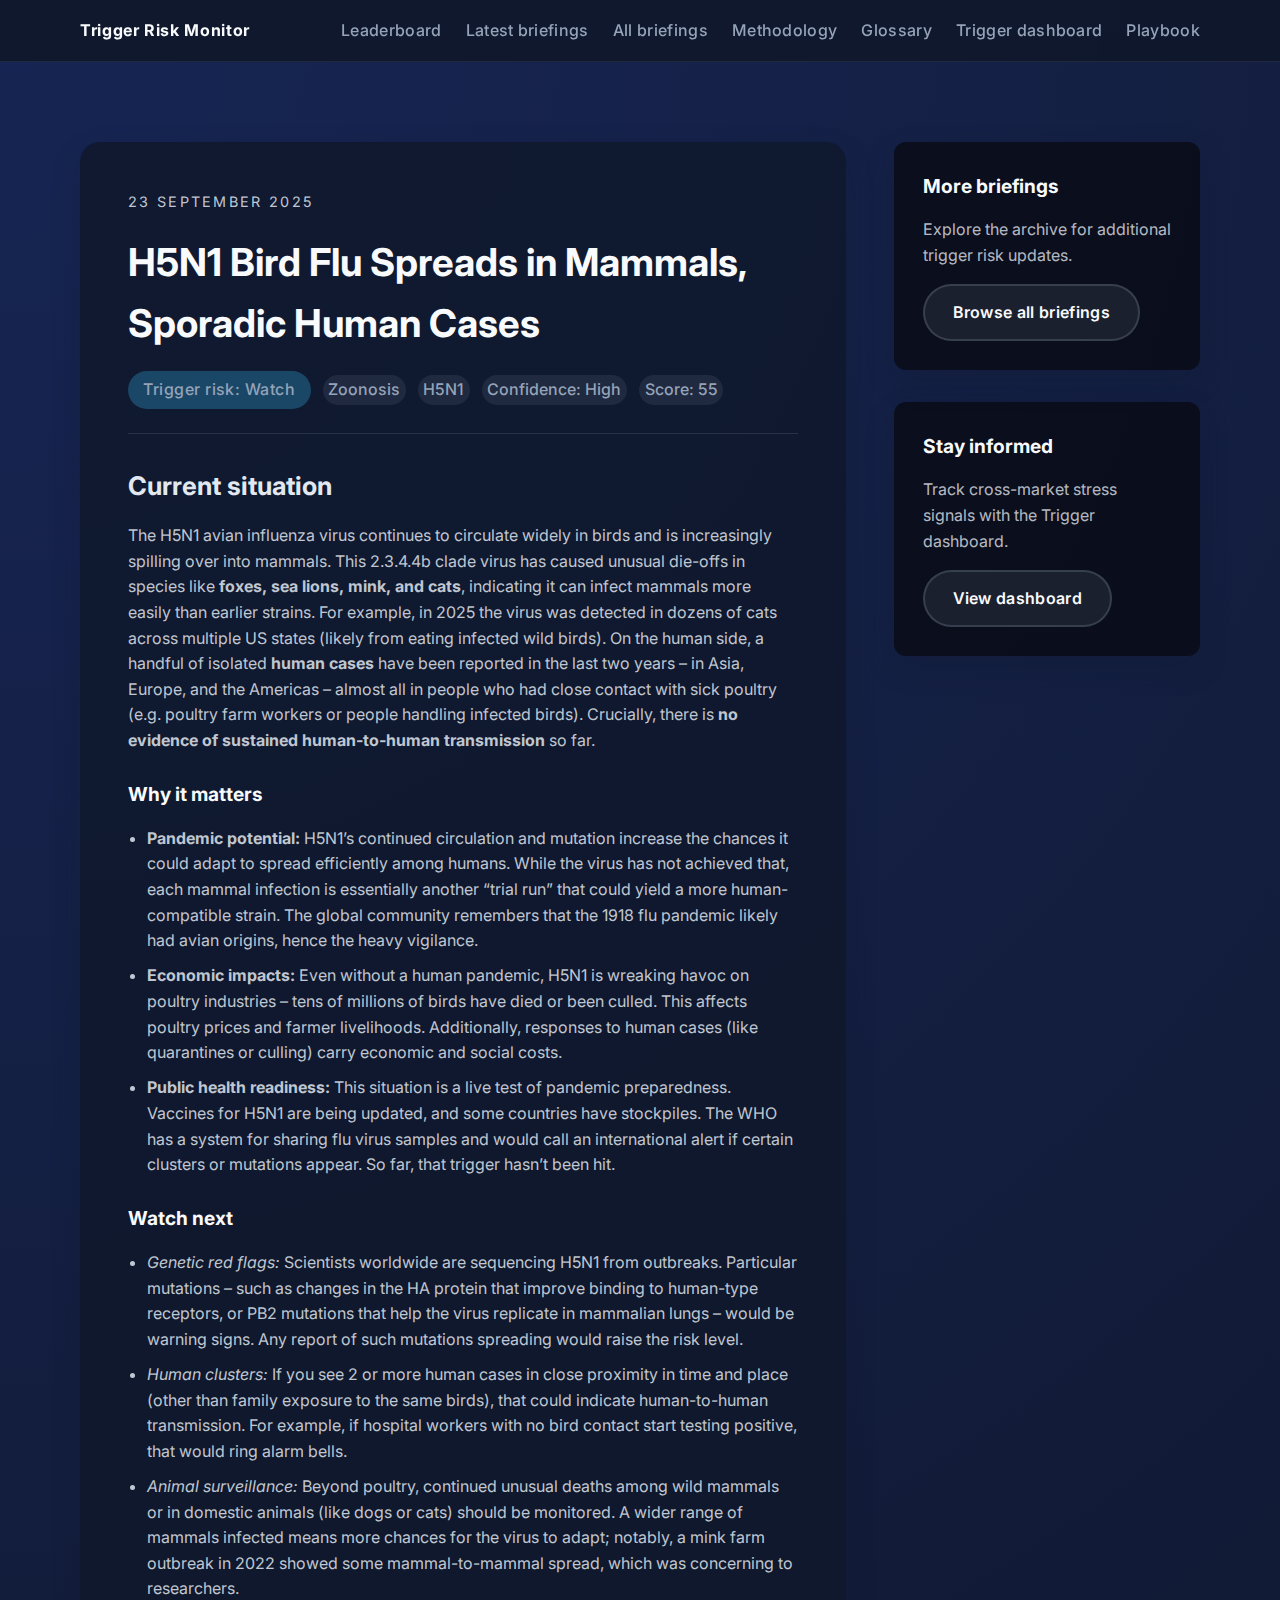
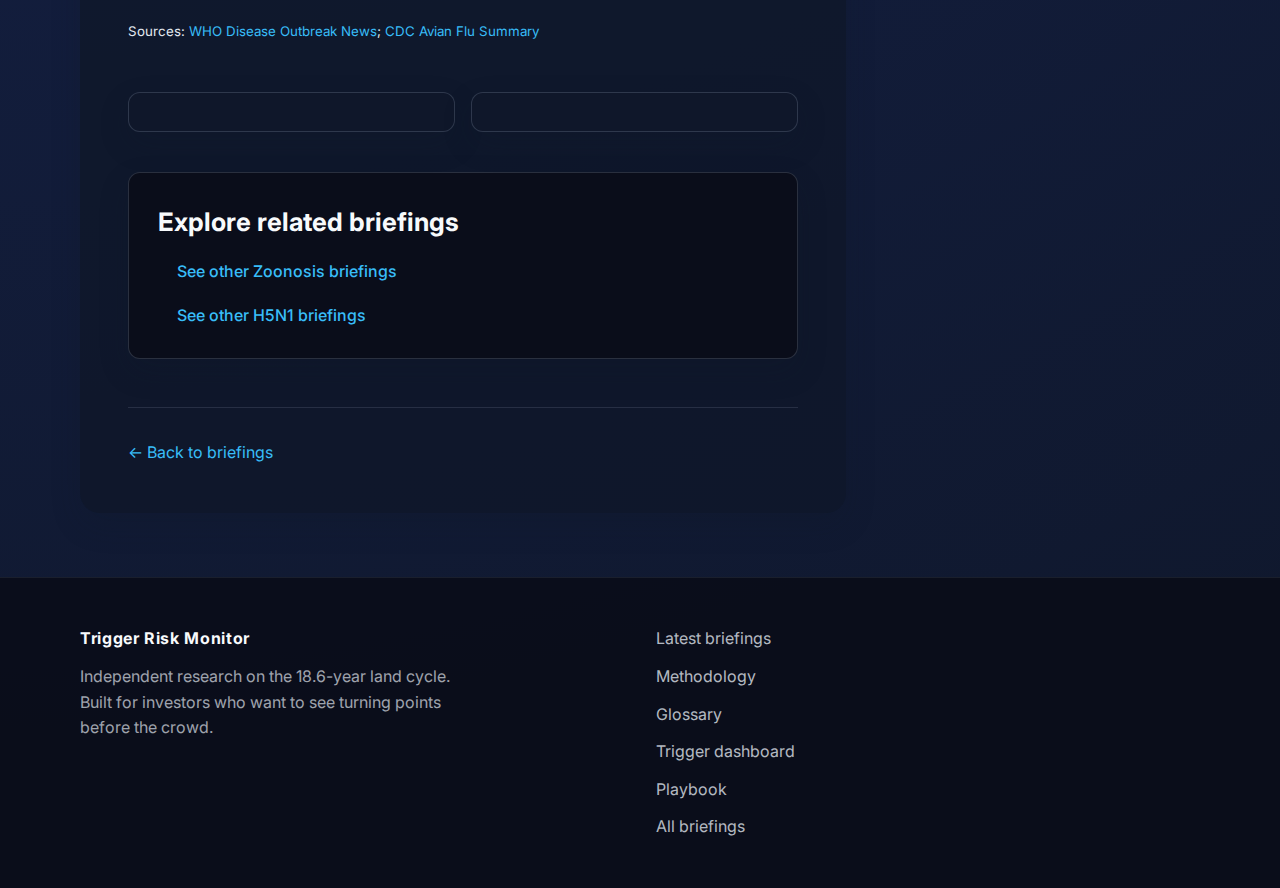
<file: posts/avian-flu-mammal-spillover.html>
<!DOCTYPE html>
<html lang="en">
  <head>
    <meta charset="utf-8" />
    <meta name="viewport" content="width=device-width, initial-scale=1" />
    <title>H5N1 Bird Flu Spreads in Mammals, Sporadic Human Cases</title>
    <meta
      name="description"
      content="Current situation The H5N1 avian influenza virus continues to circulate widely in birds and is increasingly spilling over into mammals. This 2.3.4.4b clade…"
    />
    <link rel="preconnect" href="https://fonts.googleapis.com" crossorigin />
    <link rel="preconnect" href="https://fonts.gstatic.com" crossorigin />
    <link
      href="https://fonts.googleapis.com/css2?family=Inter:wght@400;500;600;700&display=swap"
      rel="stylesheet"
    />
    <link rel="stylesheet" href="../assets/css/style.css" />
    <link rel="icon" href="../assets/favicon.png" type="image/png" />
    <link rel="apple-touch-icon" sizes="180x180" href="../assets/favicon.png" />
  </head>
  <body>
    <header class="site-header" id="top">
      <div class="container header-inner">
        <a class="logo" href="../index.html">Trigger Risk Monitor</a>
        <button class="nav-toggle" aria-expanded="false" aria-controls="site-nav">
          <span class="sr-only">Toggle navigation</span>
          <span class="nav-toggle__bar"></span>
          <span class="nav-toggle__bar"></span>
          <span class="nav-toggle__bar"></span>
        </button>
        <nav id="site-nav" class="site-nav" aria-label="Primary">
          <ul>
            <li><a href="../index.html#leaderboard">Leaderboard</a></li>
            <li><a href="../index.html#latest">Latest briefings</a></li>
            <li><a href="index.html">All briefings</a></li>
            <li><a href="../methodology.html">Methodology</a></li>
            <li><a href="../glossary.html">Glossary</a></li>
            <li><a href="../index.html#dashboard">Trigger dashboard</a></li>
            <li><a href="../index.html#playbook">Playbook</a></li>
          </ul>
        </nav>
      </div>
    </header>

    <main class="post-main">
      <div class="container post-layout">
        <article class="post">
          <header class="post-header">
            <p class="post-date">23 September 2025</p>
            <h1>H5N1 Bird Flu Spreads in Mammals, Sporadic Human Cases</h1>
            <div class="post-meta">
              <a href="../glossary.html#trigger-risk-watch" class="risk-badge risk-badge--watch glossary-link" data-confirm-link="true" data-preview-label="Trigger risk badge · Watch">Trigger risk: Watch</a>
              <a href="../glossary.html#zoonosis" class="glossary-link" data-confirm-link="true" data-preview-label="Glossary → Event type · Zoonosis">Zoonosis</a>
              <a href="../glossary.html#h5n1" class="glossary-link" data-confirm-link="true" data-preview-label="Glossary → Cluster · H5N1">H5N1</a>
              <a href="../glossary.html#glossary-confidence" class="glossary-link" data-confirm-link="true" data-preview-label="Glossary → Confidence scale">Confidence: High</a>
              <a href="../glossary.html#glossary-score" class="glossary-link" data-confirm-link="true" data-preview-label="Glossary → Score methodology">Score: 55</a>
            </div>
          </header>

          <div class="post-content">
            <h2>Current situation</h2><p>The H5N1 avian influenza virus continues to circulate widely in birds and is increasingly spilling over into mammals. This 2.3.4.4b clade virus has caused unusual die-offs in species like <strong>foxes, sea lions, mink, and cats</strong>, indicating it can infect mammals more easily than earlier strains. For example, in 2025 the virus was detected in dozens of cats across multiple US states (likely from eating infected wild birds). On the human side, a handful of isolated <strong>human cases</strong> have been reported in the last two years – in Asia, Europe, and the Americas – almost all in people who had close contact with sick poultry (e.g. poultry farm workers or people handling infected birds). Crucially, there is <strong>no evidence of sustained human-to-human transmission</strong> so far.</p><h3>Why it matters</h3><ul><li><strong>Pandemic potential:</strong> H5N1’s continued circulation and mutation increase the chances it could adapt to spread efficiently among humans. While the virus has not achieved that, each mammal infection is essentially another “trial run” that could yield a more human-compatible strain. The global community remembers that the 1918 flu pandemic likely had avian origins, hence the heavy vigilance.</li><li><strong>Economic impacts:</strong> Even without a human pandemic, H5N1 is wreaking havoc on poultry industries – tens of millions of birds have died or been culled. This affects poultry prices and farmer livelihoods. Additionally, responses to human cases (like quarantines or culling) carry economic and social costs.</li><li><strong>Public health readiness:</strong> This situation is a live test of pandemic preparedness. Vaccines for H5N1 are being updated, and some countries have stockpiles. The WHO has a system for sharing flu virus samples and would call an international alert if certain clusters or mutations appear. So far, that trigger hasn’t been hit.</li></ul><h3>Watch next</h3><ul><li><em>Genetic red flags:</em> Scientists worldwide are sequencing H5N1 from outbreaks. Particular mutations – such as changes in the HA protein that improve binding to human-type receptors, or PB2 mutations that help the virus replicate in mammalian lungs – would be warning signs. Any report of such mutations spreading would raise the risk level.</li><li><em>Human clusters:</em> If you see 2 or more human cases in close proximity in time and place (other than family exposure to the same birds), that could indicate human-to-human transmission. For example, if hospital workers with no bird contact start testing positive, that would ring alarm bells.</li><li><em>Animal surveillance:</em> Beyond poultry, continued unusual deaths among wild mammals or in domestic animals (like dogs or cats) should be monitored. A wider range of mammals infected means more chances for the virus to adapt; notably, a mink farm outbreak in 2022 showed some mammal-to-mammal spread, which was concerning to researchers.</li></ul><small>Sources: <a href='https://www.who.int/emergencies/disease-outbreak-news'>WHO Disease Outbreak News</a>; <a href='https://www.cdc.gov/bird-flu/situation-summary'>CDC Avian Flu Summary</a></small>
          </div>

          <footer class="post-footer">
            <a href="../index.html#latest">&#8592; Back to briefings</a>
          </footer>
        </article>

        <aside class="post-sidebar" aria-label="Related content">
          <div class="sidebar-card">
            <h2>More briefings</h2>
            <p>Explore the archive for additional trigger risk updates.</p>
            <a class="btn btn-secondary" href="index.html">Browse all briefings</a>
          </div>
          <div class="sidebar-card">
            <h2>Stay informed</h2>
            <p>Track cross-market stress signals with the Trigger dashboard.</p>
            <a class="btn btn-secondary" href="../index.html#dashboard">View dashboard</a>
          </div>
        </aside>
      </div>
    </main>

    <footer class="site-footer">
      <div class="container footer-inner">
        <div>
          <a class="logo" href="#top">Trigger Risk Monitor</a>
          <p class="footer-note">
            Independent research on the 18.6-year land cycle. Built for investors who want to see turning points before the crowd.
          </p>
        </div>
        <div class="footer-links">
          <a href="../index.html#latest">Latest briefings</a>
          <a href="../methodology.html">Methodology</a>
          <a href="../glossary.html">Glossary</a>
          <a href="../index.html#dashboard">Trigger dashboard</a>
          <a href="../index.html#playbook">Playbook</a>
          <a href="index.html">All briefings</a>
        </div>
      </div>
    </footer>

    <script src="../assets/js/main.js" defer></script>
  </body>
</html>
</file>
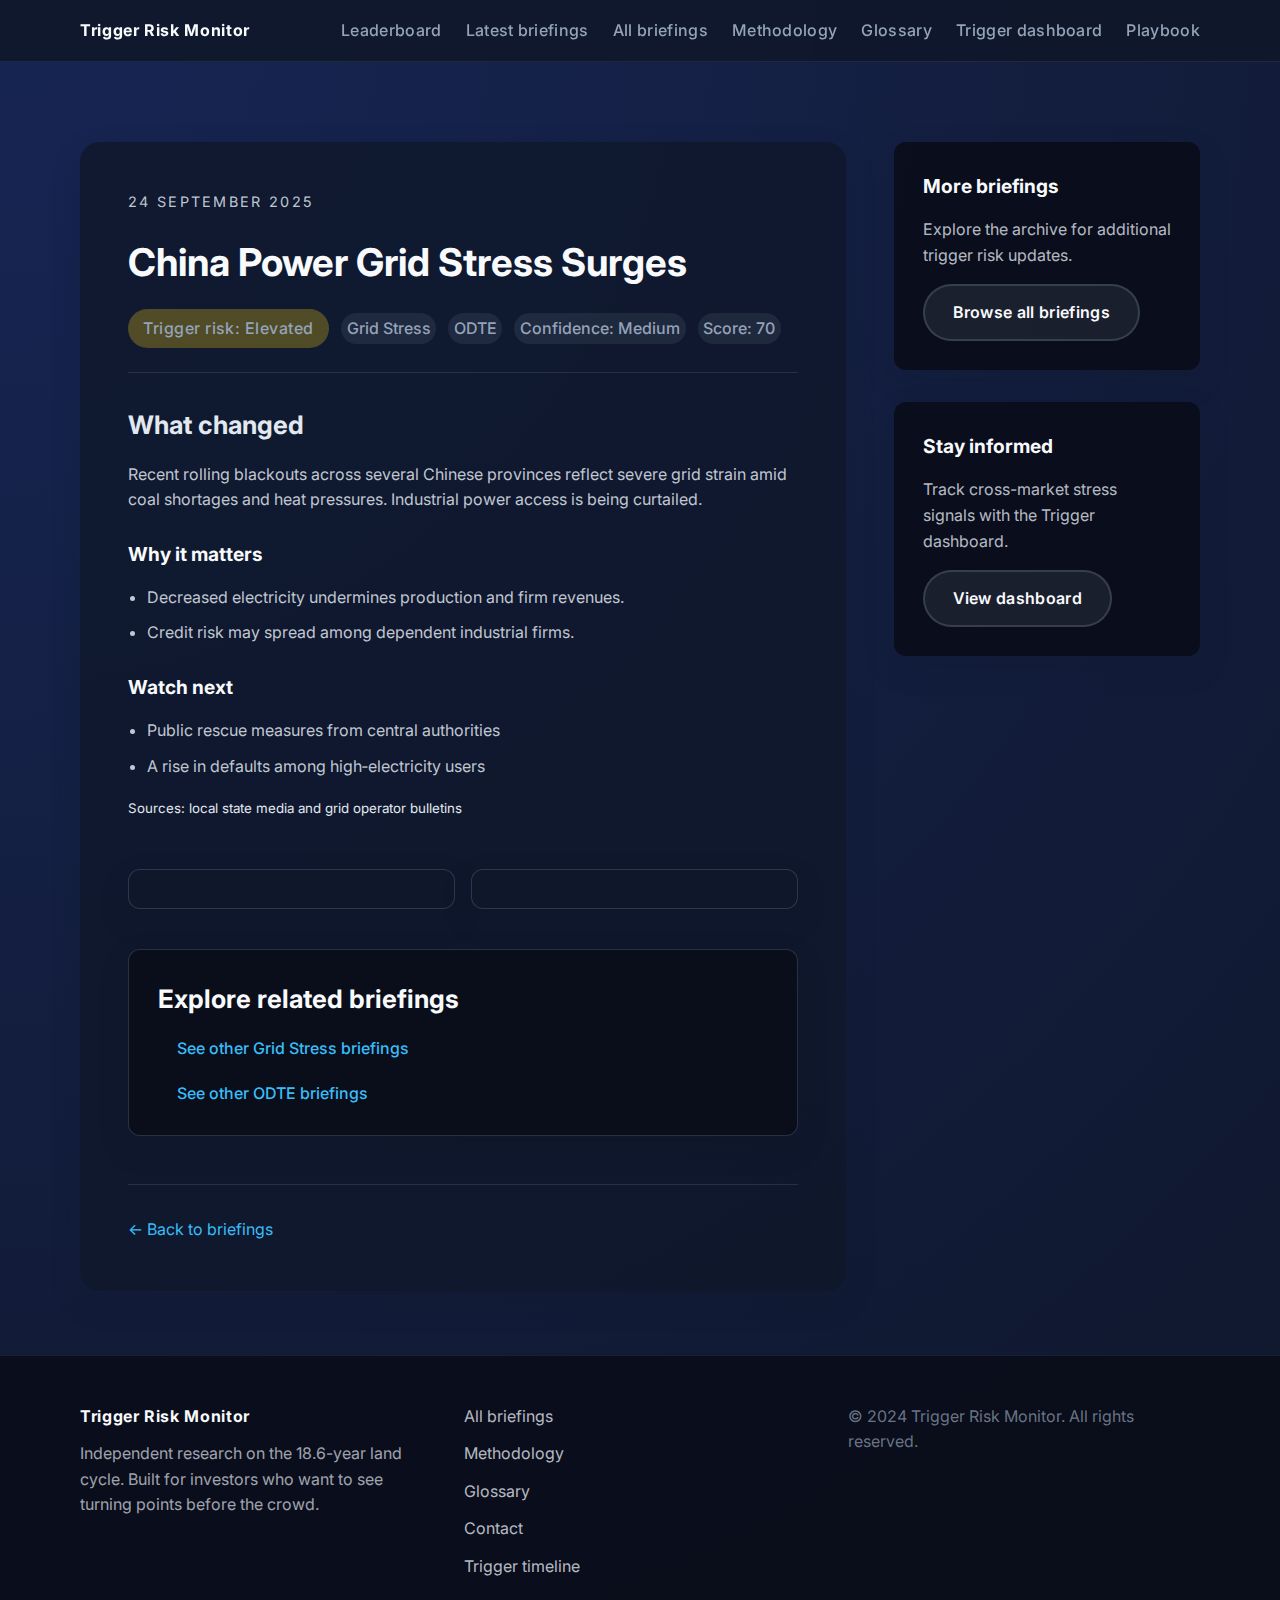
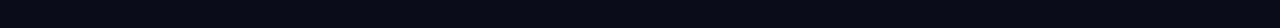
<file: posts/china_power_grid_stress.html>
<!DOCTYPE html>
<html lang="en">
  <head>
    <meta charset="utf-8" />
    <meta name="viewport" content="width=device-width, initial-scale=1" />
    <title>China Power Grid Stress Surges</title>
    <meta
      name="description"
      content="What changed Recent rolling blackouts across several Chinese provinces reflect severe grid strain amid coal shortages and heat pressures. Industrial power…"
    />
    <link rel="preconnect" href="https://fonts.googleapis.com" crossorigin />
    <link rel="preconnect" href="https://fonts.gstatic.com" crossorigin />
    <link
      href="https://fonts.googleapis.com/css2?family=Inter:wght@400;500;600;700&display=swap"
      rel="stylesheet"
    />
    <link rel="stylesheet" href="../assets/css/style.css" />
    <link rel="icon" href="../assets/favicon.png" type="image/png" />
    <link rel="apple-touch-icon" sizes="180x180" href="../assets/favicon.png" />
  </head>
  <body>
    <header class="site-header" id="top">
      <div class="container header-inner">
        <a class="logo" href="../index.html">Trigger Risk Monitor</a>
        <button class="nav-toggle" aria-expanded="false" aria-controls="site-nav">
          <span class="sr-only">Toggle navigation</span>
          <span class="nav-toggle__bar"></span>
          <span class="nav-toggle__bar"></span>
          <span class="nav-toggle__bar"></span>
        </button>
        <nav id="site-nav" class="site-nav" aria-label="Primary">
          <ul>
            <li><a href="../index.html#leaderboard">Leaderboard</a></li>
            <li><a href="../index.html#latest">Latest briefings</a></li>
            <li><a href="index.html">All briefings</a></li>
            <li><a href="../methodology.html">Methodology</a></li>
            <li><a href="../glossary.html">Glossary</a></li>
            <li><a href="../index.html#dashboard">Trigger dashboard</a></li>
            <li><a href="../index.html#playbook">Playbook</a></li>
          </ul>
        </nav>
      </div>
    </header>

    <main class="post-main">
      <div class="container post-layout">
        <article class="post">
          <header class="post-header">
            <p class="post-date">24 September 2025</p>
            <h1>China Power Grid Stress Surges</h1>
            <div class="post-meta">
              <a href="../glossary.html#trigger-risk-elevated" class="risk-badge risk-badge--medium glossary-link" data-confirm-link="true" data-preview-label="Trigger risk badge · Elevated">Trigger risk: Elevated</a>
              <a href="../glossary.html#grid-stress" class="glossary-link" data-confirm-link="true" data-preview-label="Glossary → Event type · Grid Stress">Grid Stress</a>
              <a href="../glossary.html#odte" class="glossary-link" data-confirm-link="true" data-preview-label="Glossary → Cluster · ODTE">ODTE</a>
              <a href="../glossary.html#glossary-confidence" class="glossary-link" data-confirm-link="true" data-preview-label="Glossary → Confidence scale">Confidence: Medium</a>
              <a href="../glossary.html#glossary-score" class="glossary-link" data-confirm-link="true" data-preview-label="Glossary → Score methodology">Score: 70</a>
            </div>
          </header>

          <div class="post-content">
            <h2>What changed</h2><p>Recent rolling blackouts across several Chinese provinces reflect severe grid strain amid coal shortages and heat pressures. Industrial power access is being curtailed.</p><h3>Why it matters</h3><ul><li>Decreased electricity undermines production and firm revenues.</li><li>Credit risk may spread among dependent industrial firms.</li></ul><h3>Watch next</h3><ul><li>Public rescue measures from central authorities</li><li>A rise in defaults among high‑electricity users</li></ul><small>Sources: local state media and grid operator bulletins</small>
          </div>

          <footer class="post-footer">
            <a href="../index.html#latest">&#8592; Back to briefings</a>
          </footer>
        </article>

        <aside class="post-sidebar" aria-label="Related content">
          <div class="sidebar-card">
            <h2>More briefings</h2>
            <p>Explore the archive for additional trigger risk updates.</p>
            <a class="btn btn-secondary" href="index.html">Browse all briefings</a>
          </div>
          <div class="sidebar-card">
            <h2>Stay informed</h2>
            <p>Track cross-market stress signals with the Trigger dashboard.</p>
            <a class="btn btn-secondary" href="../index.html#dashboard">View dashboard</a>
          </div>
        </aside>
      </div>
    </main>

    <footer class="site-footer">
      <div class="container footer-inner">
        <div>
          <a class="logo" href="#top">Trigger Risk Monitor</a>
          <p class="footer-note">
            Independent research on the 18.6-year land cycle. Built for investors who want to see turning points before the crowd.
          </p>
        </div>
        <div class="footer-links">
          <a href="index.html">All briefings</a>
          <a href="../methodology.html">Methodology</a>
          <a href="../glossary.html">Glossary</a>
          <a href="mailto:research@triggerrisk.blog">Contact</a>
          <a href="../index.html#timeline">Trigger timeline</a>
        </div>
        <p class="footer-copy">&copy; 2024 Trigger Risk Monitor. All rights reserved.</p>
      </div>
    </footer>

    <script src="../assets/js/main.js" defer></script>
  </body>
</html>
</file>
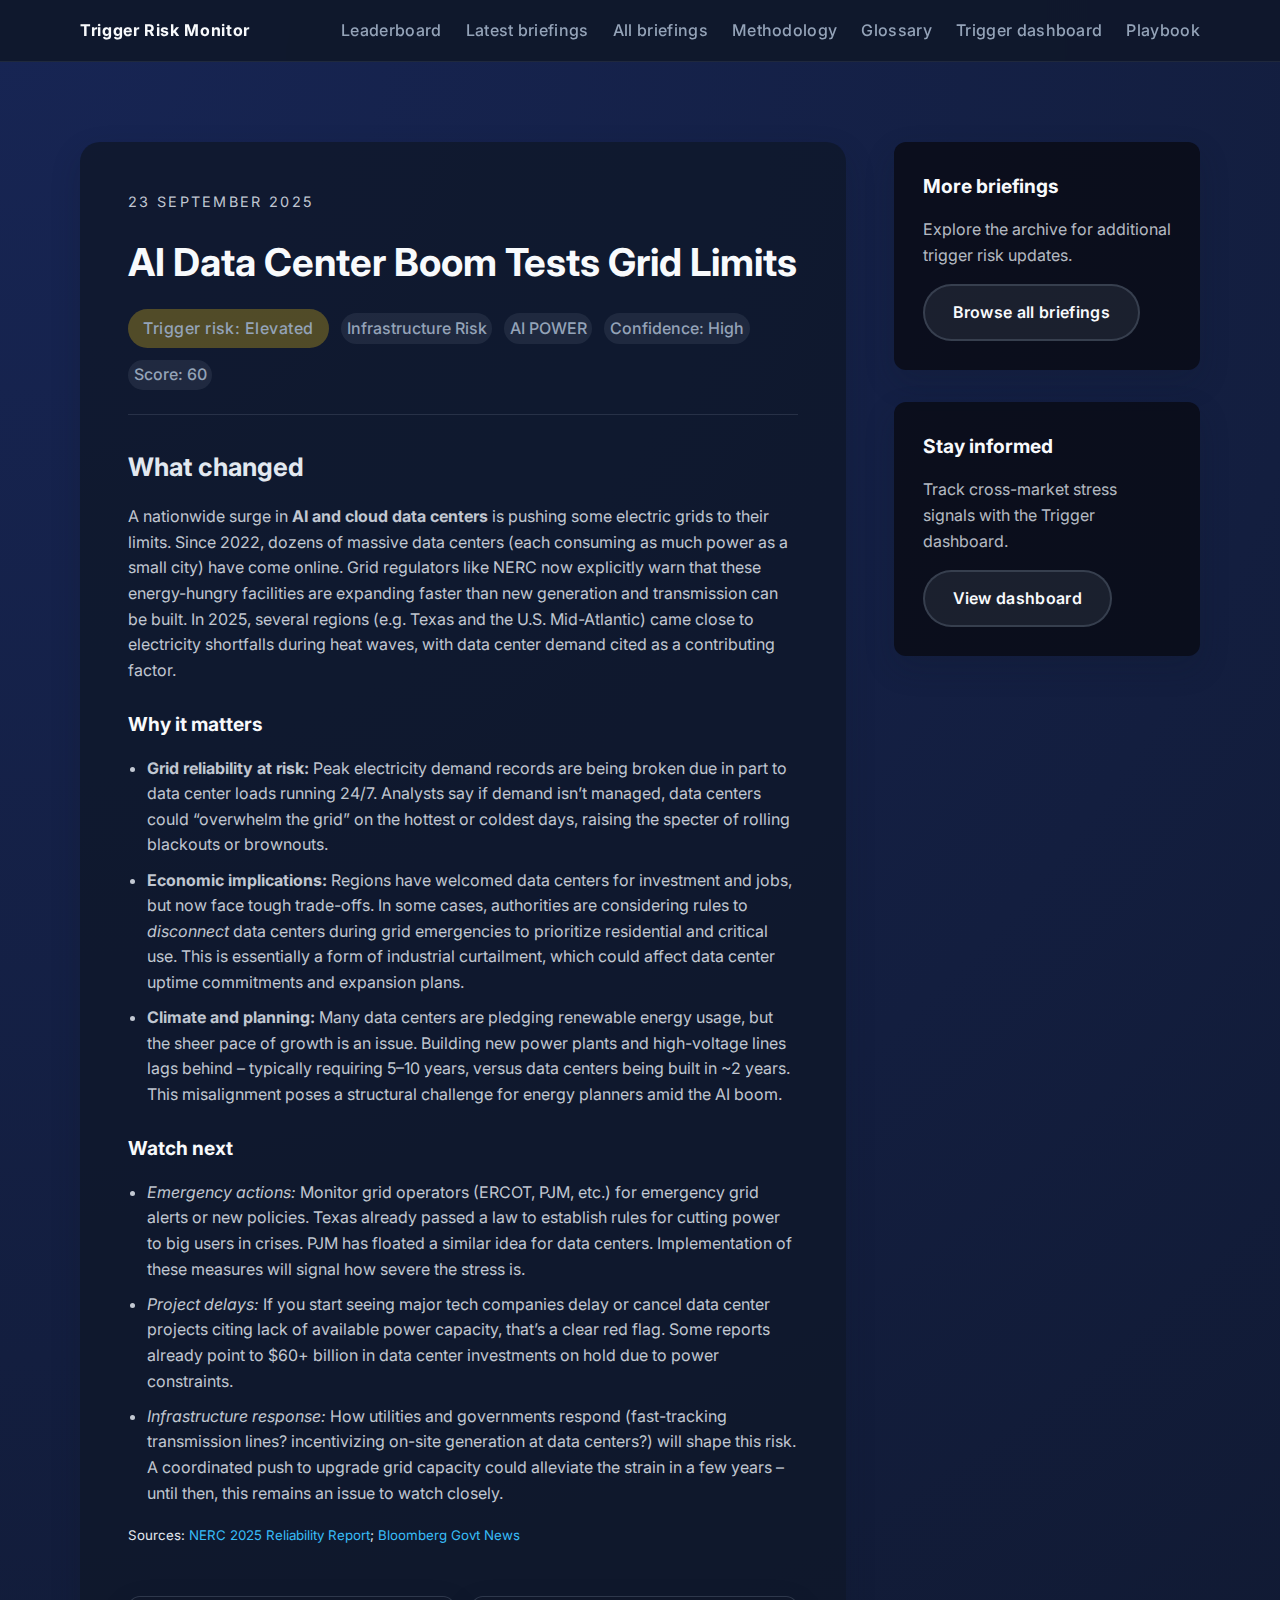
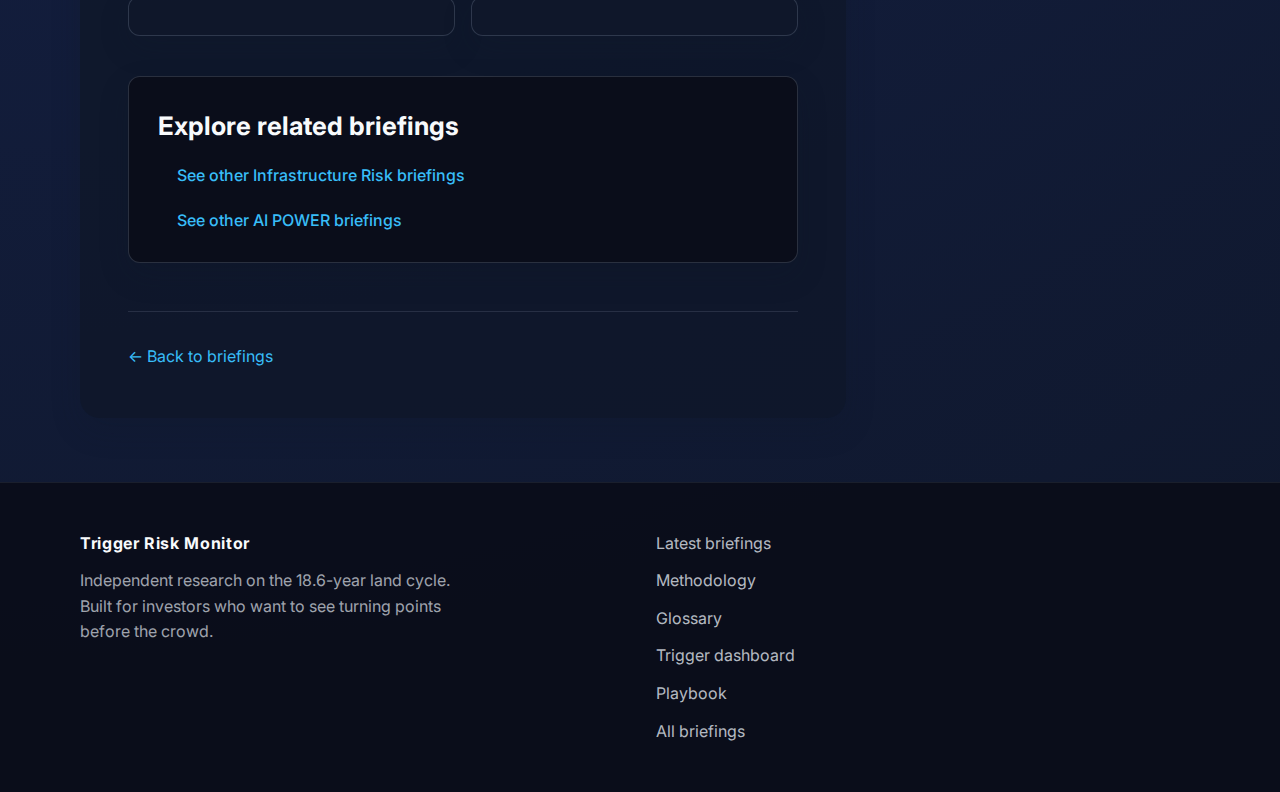
<file: posts/data-centers-grid.html>
<!DOCTYPE html>
<html lang="en">
  <head>
    <meta charset="utf-8" />
    <meta name="viewport" content="width=device-width, initial-scale=1" />
    <title>AI Data Center Boom Tests Grid Limits</title>
    <meta
      name="description"
      content="What changed A nationwide surge in AI and cloud data centers is pushing some electric grids to their limits. Since 2022, dozens of massive data centers (each…"
    />
    <link rel="preconnect" href="https://fonts.googleapis.com" crossorigin />
    <link rel="preconnect" href="https://fonts.gstatic.com" crossorigin />
    <link
      href="https://fonts.googleapis.com/css2?family=Inter:wght@400;500;600;700&display=swap"
      rel="stylesheet"
    />
    <link rel="stylesheet" href="../assets/css/style.css" />
    <link rel="icon" href="../assets/favicon.png" type="image/png" />
    <link rel="apple-touch-icon" sizes="180x180" href="../assets/favicon.png" />
  </head>
  <body>
    <header class="site-header" id="top">
      <div class="container header-inner">
        <a class="logo" href="../index.html">Trigger Risk Monitor</a>
        <button class="nav-toggle" aria-expanded="false" aria-controls="site-nav">
          <span class="sr-only">Toggle navigation</span>
          <span class="nav-toggle__bar"></span>
          <span class="nav-toggle__bar"></span>
          <span class="nav-toggle__bar"></span>
        </button>
        <nav id="site-nav" class="site-nav" aria-label="Primary">
          <ul>
            <li><a href="../index.html#leaderboard">Leaderboard</a></li>
            <li><a href="../index.html#latest">Latest briefings</a></li>
            <li><a href="index.html">All briefings</a></li>
            <li><a href="../methodology.html">Methodology</a></li>
            <li><a href="../glossary.html">Glossary</a></li>
            <li><a href="../index.html#dashboard">Trigger dashboard</a></li>
            <li><a href="../index.html#playbook">Playbook</a></li>
          </ul>
        </nav>
      </div>
    </header>

    <main class="post-main">
      <div class="container post-layout">
        <article class="post">
          <header class="post-header">
            <p class="post-date">23 September 2025</p>
            <h1>AI Data Center Boom Tests Grid Limits</h1>
            <div class="post-meta">
              <a href="../glossary.html#trigger-risk-elevated" class="risk-badge risk-badge--medium glossary-link" data-confirm-link="true" data-preview-label="Trigger risk badge · Elevated">Trigger risk: Elevated</a>
              <a href="../glossary.html#infrastructure-risk" class="glossary-link" data-confirm-link="true" data-preview-label="Glossary → Event type · Infrastructure Risk">Infrastructure Risk</a>
              <a href="../glossary.html#ai-power" class="glossary-link" data-confirm-link="true" data-preview-label="Glossary → Cluster · AI POWER">AI POWER</a>
              <a href="../glossary.html#glossary-confidence" class="glossary-link" data-confirm-link="true" data-preview-label="Glossary → Confidence scale">Confidence: High</a>
              <a href="../glossary.html#glossary-score" class="glossary-link" data-confirm-link="true" data-preview-label="Glossary → Score methodology">Score: 60</a>
            </div>
          </header>

          <div class="post-content">
            <h2>What changed</h2><p>A nationwide surge in <strong>AI and cloud data centers</strong> is pushing some electric grids to their limits. Since 2022, dozens of massive data centers (each consuming as much power as a small city) have come online. Grid regulators like NERC now explicitly warn that these energy-hungry facilities are expanding faster than new generation and transmission can be built. In 2025, several regions (e.g. Texas and the U.S. Mid-Atlantic) came close to electricity shortfalls during heat waves, with data center demand cited as a contributing factor.</p><h3>Why it matters</h3><ul><li><strong>Grid reliability at risk:</strong> Peak electricity demand records are being broken due in part to data center loads running 24/7. Analysts say if demand isn’t managed, data centers could “overwhelm the grid” on the hottest or coldest days, raising the specter of rolling blackouts or brownouts.</li><li><strong>Economic implications:</strong> Regions have welcomed data centers for investment and jobs, but now face tough trade-offs. In some cases, authorities are considering rules to <em>disconnect</em> data centers during grid emergencies to prioritize residential and critical use. This is essentially a form of industrial curtailment, which could affect data center uptime commitments and expansion plans.</li><li><strong>Climate and planning:</strong> Many data centers are pledging renewable energy usage, but the sheer pace of growth is an issue. Building new power plants and high-voltage lines lags behind – typically requiring 5–10 years, versus data centers being built in ~2 years. This misalignment poses a structural challenge for energy planners amid the AI boom.</li></ul><h3>Watch next</h3><ul><li><em>Emergency actions:</em> Monitor grid operators (ERCOT, PJM, etc.) for emergency grid alerts or new policies. Texas already passed a law to establish rules for cutting power to big users in crises. PJM has floated a similar idea for data centers. Implementation of these measures will signal how severe the stress is.</li><li><em>Project delays:</em> If you start seeing major tech companies delay or cancel data center projects citing lack of available power capacity, that’s a clear red flag. Some reports already point to $60+ billion in data center investments on hold due to power constraints.</li><li><em>Infrastructure response:</em> How utilities and governments respond (fast-tracking transmission lines? incentivizing on-site generation at data centers?) will shape this risk. A coordinated push to upgrade grid capacity could alleviate the strain in a few years – until then, this remains an issue to watch closely.</li></ul><small>Sources: <a href='https://www.nerc.com/pa/RAPA/ra/Reliability%20Assessments/NERC_SOR_2025.pdf'>NERC 2025 Reliability Report</a>; <a href='https://news.bgov.com/tech-and-telecom-law/data-centers-pose-threat-to-electric-grids-says-us-regulator'>Bloomberg Govt News</a></small>
          </div>

          <footer class="post-footer">
            <a href="../index.html#latest">&#8592; Back to briefings</a>
          </footer>
        </article>

        <aside class="post-sidebar" aria-label="Related content">
          <div class="sidebar-card">
            <h2>More briefings</h2>
            <p>Explore the archive for additional trigger risk updates.</p>
            <a class="btn btn-secondary" href="index.html">Browse all briefings</a>
          </div>
          <div class="sidebar-card">
            <h2>Stay informed</h2>
            <p>Track cross-market stress signals with the Trigger dashboard.</p>
            <a class="btn btn-secondary" href="../index.html#dashboard">View dashboard</a>
          </div>
        </aside>
      </div>
    </main>

    <footer class="site-footer">
      <div class="container footer-inner">
        <div>
          <a class="logo" href="#top">Trigger Risk Monitor</a>
          <p class="footer-note">
            Independent research on the 18.6-year land cycle. Built for investors who want to see turning points before the crowd.
          </p>
        </div>
        <div class="footer-links">
          <a href="../index.html#latest">Latest briefings</a>
          <a href="../methodology.html">Methodology</a>
          <a href="../glossary.html">Glossary</a>
          <a href="../index.html#dashboard">Trigger dashboard</a>
          <a href="../index.html#playbook">Playbook</a>
          <a href="index.html">All briefings</a>
        </div>
      </div>
    </footer>

    <script src="../assets/js/main.js" defer></script>
  </body>
</html>
</file>
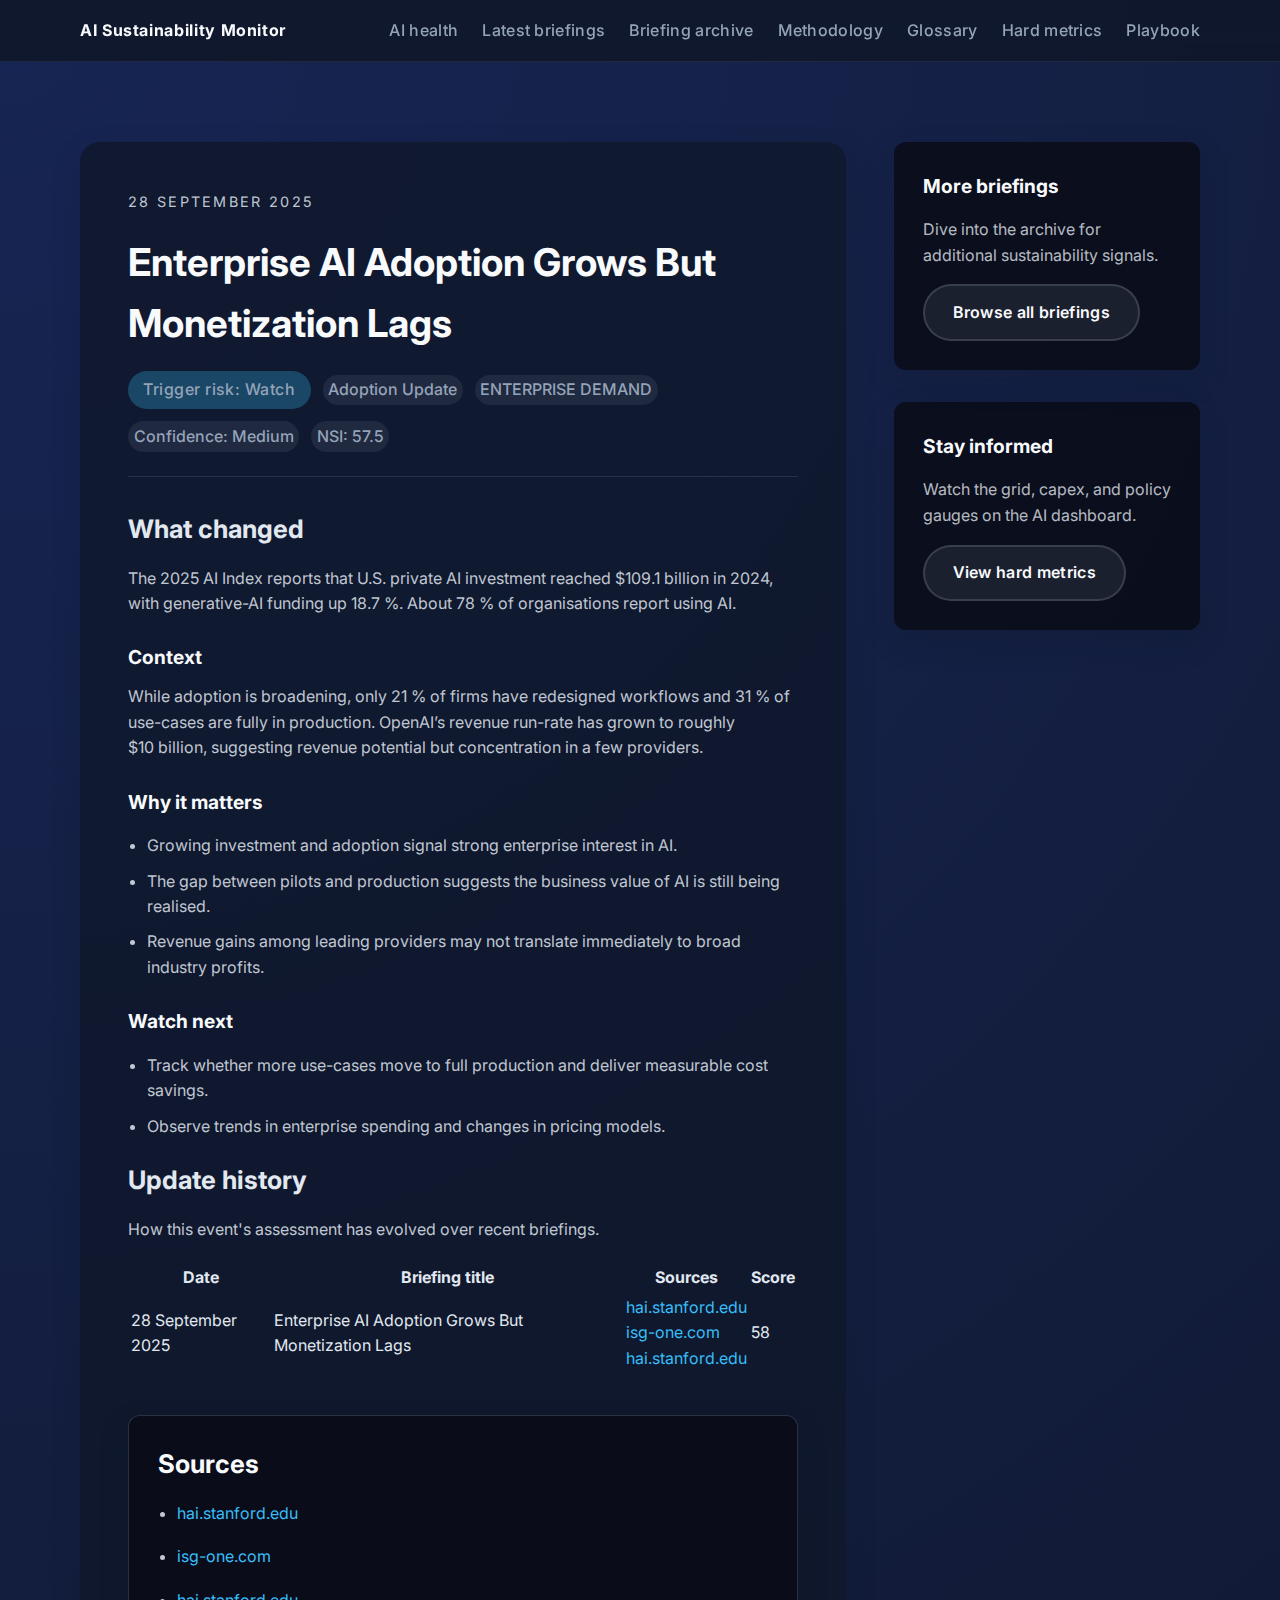
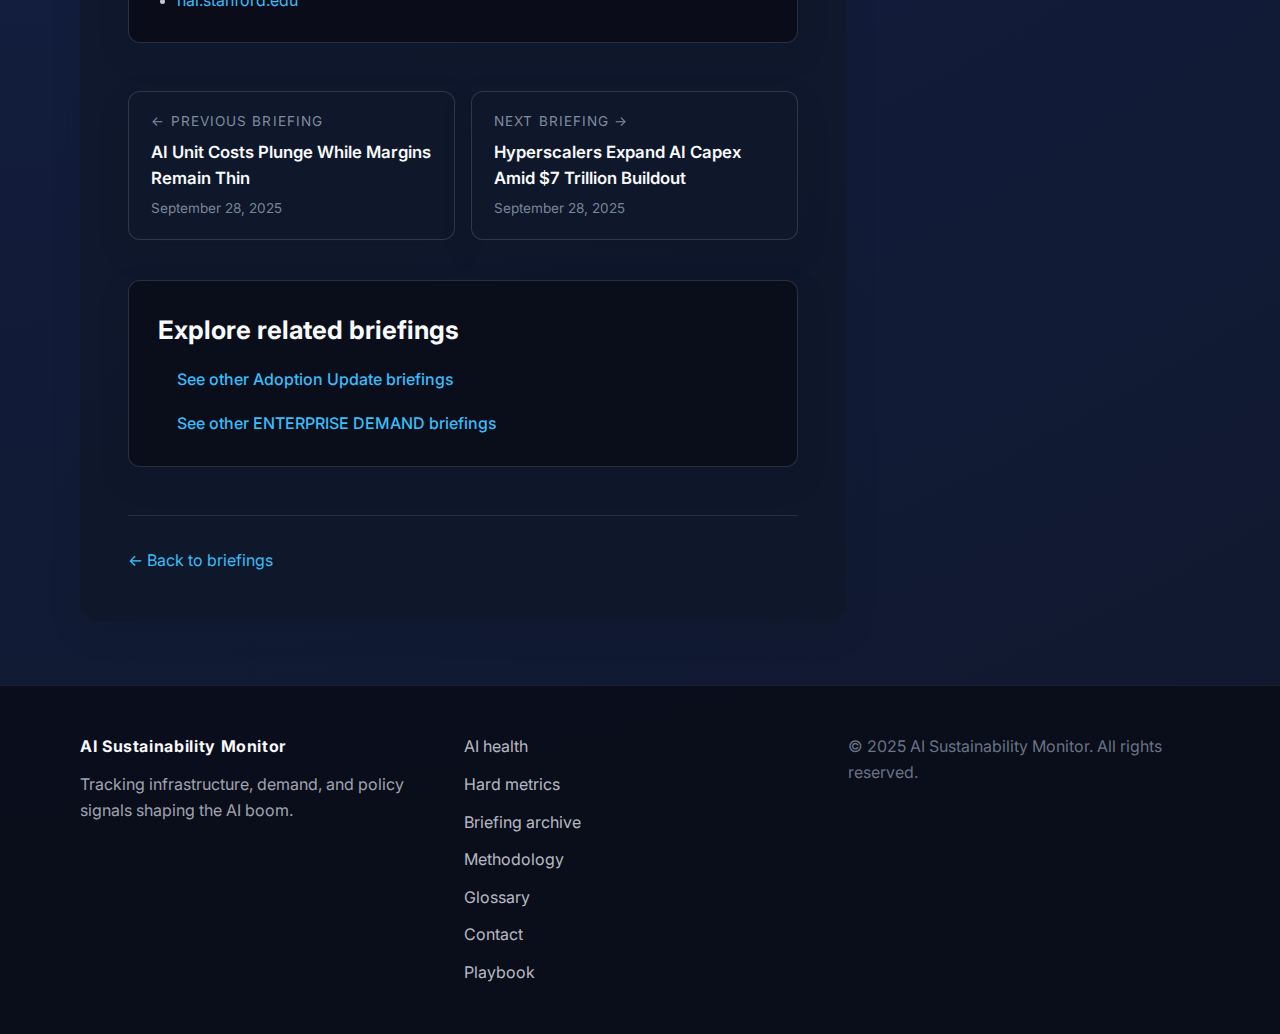
<file: posts/enterprise-ai-adoption-booming.html>
<!DOCTYPE html>
<html lang="en">
  <head>
    <meta charset="utf-8" />
    <meta name="viewport" content="width=device-width, initial-scale=1" />
    <title>Enterprise AI Adoption Grows But Monetization Lags</title>
    <meta
      name="description"
      content="What changed The 2025 AI Index reports that U.S. private AI investment reached $109.1 billion in 2024, with generative-AI funding up 18.7 %. About 78 % of…"
    />
    <link rel="preconnect" href="https://fonts.googleapis.com" crossorigin />
    <link rel="preconnect" href="https://fonts.gstatic.com" crossorigin />
    <link
      href="https://fonts.googleapis.com/css2?family=Inter:wght@400;500;600;700&display=swap"
      rel="stylesheet"
    />
    <link rel="stylesheet" href="../assets/css/style.css" />
    <link rel="icon" href="../assets/favicon.png" type="image/png" />
    <link rel="apple-touch-icon" sizes="180x180" href="../assets/favicon.png" />
  </head>
  <body>
    <header class="site-header" id="top">
      <div class="container header-inner">
        <a class="logo" href="../index.html">AI Sustainability Monitor</a>
        <button class="nav-toggle" aria-expanded="false" aria-controls="site-nav">
          <span class="sr-only">Toggle navigation</span>
          <span class="nav-toggle__bar"></span>
          <span class="nav-toggle__bar"></span>
          <span class="nav-toggle__bar"></span>
        </button>
        <nav id="site-nav" class="site-nav" aria-label="Primary">
          <ul>
            <li><a href="../index.html#health">AI health</a></li>
            <li><a href="../index.html#latest">Latest briefings</a></li>
            <li><a href="index.html">Briefing archive</a></li>
            <li><a href="../methodology.html">Methodology</a></li>
            <li><a href="../glossary.html">Glossary</a></li>
            <li><a href="../index.html#metrics">Hard metrics</a></li>
            <li><a href="../index.html#playbook">Playbook</a></li>
          </ul>
        </nav>
      </div>
    </header>

    <main class="post-main">
      <div class="container post-layout">
        <article class="post">
          <header class="post-header">
            <p class="post-date">28 September 2025</p>
            <h1>Enterprise AI Adoption Grows But Monetization Lags</h1>
            <div class="post-meta">
              <a href="../glossary.html#trigger-risk-watch" class="risk-badge risk-badge--watch glossary-link" data-confirm-link="true" data-preview-label="Trigger risk badge · Watch">Trigger risk: Watch</a>
              <a href="../glossary.html#adoption-update" class="glossary-link" data-confirm-link="true" data-preview-label="Glossary → Event type · Adoption Update">Adoption Update</a>
              <a href="../glossary.html#enterprise-demand" class="glossary-link" data-confirm-link="true" data-preview-label="Glossary → Cluster · ENTERPRISE DEMAND">ENTERPRISE DEMAND</a>
              <a href="../glossary.html#glossary-confidence" class="glossary-link" data-confirm-link="true" data-preview-label="Glossary → Confidence scale">Confidence: Medium</a>
              <a href="../glossary.html#glossary-nsi" class="glossary-link" data-confirm-link="true" data-preview-label="Glossary → Sustainability index">NSI: 57.5</a>
            </div>
          </header>

          <div class="post-content">
            <h2>What changed</h2><p>The 2025 AI Index reports that U.S. private AI investment reached $109.1 billion in 2024, with generative-AI funding up 18.7 %. About 78 % of organisations report using AI.</p><h3>Context</h3><p>While adoption is broadening, only 21 % of firms have redesigned workflows and 31 % of use-cases are fully in production. OpenAI’s revenue run-rate has grown to roughly $10 billion, suggesting revenue potential but concentration in a few providers.</p><h3>Why it matters</h3><ul><li>Growing investment and adoption signal strong enterprise interest in AI.</li><li>The gap between pilots and production suggests the business value of AI is still being realised.</li><li>Revenue gains among leading providers may not translate immediately to broad industry profits.</li></ul><h3>Watch next</h3><ul><li>Track whether more use-cases move to full production and deliver measurable cost savings.</li><li>Observe trends in enterprise spending and changes in pricing models.</li></ul><small>Sources: <a href='https://hai.stanford.edu/ai-index/2025-ai-index-report'>Stanford AI Index</a>, <a href='https://isg-one.com/state-of-enterprise-ai-adoption-report-2025'>ISG</a></small>

<section class="article-history">
  <h2>Update history</h2>
  <p>How this event's assessment has evolved over recent briefings.</p>
  <div class="table-wrapper">
    <table class="article-history__table">
      <thead>
        <tr>
          <th scope="col">Date</th>
          <th scope="col">Briefing title</th>
          <th scope="col">Sources</th>
          <th scope="col">Score</th>
        </tr>
      </thead>
      <tbody>
              <tr>
                <td>28 September 2025</td>
                <td>Enterprise AI Adoption Grows But Monetization Lags</td>
                <td><a href="https://hai.stanford.edu/ai-index/2025-ai-index-report">hai.stanford.edu</a><br /><a href="https://isg-one.com/state-of-enterprise-ai-adoption-report-2025">isg-one.com</a><br /><a href="https://hai.stanford.edu">hai.stanford.edu</a></td>
                <td>58</td>
              </tr>
      </tbody>
    </table>
  </div>
</section>
          </div>

          <footer class="post-footer">
            <a href="../index.html#latest">&#8592; Back to briefings</a>
          </footer>
        </article>

        <aside class="post-sidebar" aria-label="Related content">
          <div class="sidebar-card">
            <h2>More briefings</h2>
            <p>Dive into the archive for additional sustainability signals.</p>
            <a class="btn btn-secondary" href="index.html">Browse all briefings</a>
          </div>
          <div class="sidebar-card">
            <h2>Stay informed</h2>
            <p>Watch the grid, capex, and policy gauges on the AI dashboard.</p>
            <a class="btn btn-secondary" href="../index.html#metrics">View hard metrics</a>
          </div>
        </aside>
      </div>
    </main>

    <footer class="site-footer">
      <div class="container footer-inner">
        <div>
          <a class="logo" href="#top">AI Sustainability Monitor</a>
          <p class="footer-note">
            Tracking infrastructure, demand, and policy signals shaping the AI boom.
          </p>
        </div>
        <div class="footer-links">
          <a href="../index.html#health">AI health</a>
          <a href="../index.html#metrics">Hard metrics</a>
          <a href="index.html">Briefing archive</a>
          <a href="../methodology.html">Methodology</a>
          <a href="../glossary.html">Glossary</a>
          <a href="mailto:signals@aisustainability.monitor">Contact</a>
          <a href="../index.html#playbook">Playbook</a>
        </div>
        <p class="footer-copy">&copy; 2025 AI Sustainability Monitor. All rights reserved.</p>
      </div>
    </footer>

    <script src="../assets/js/main.js" defer></script>
  </body>
</html>
</file>
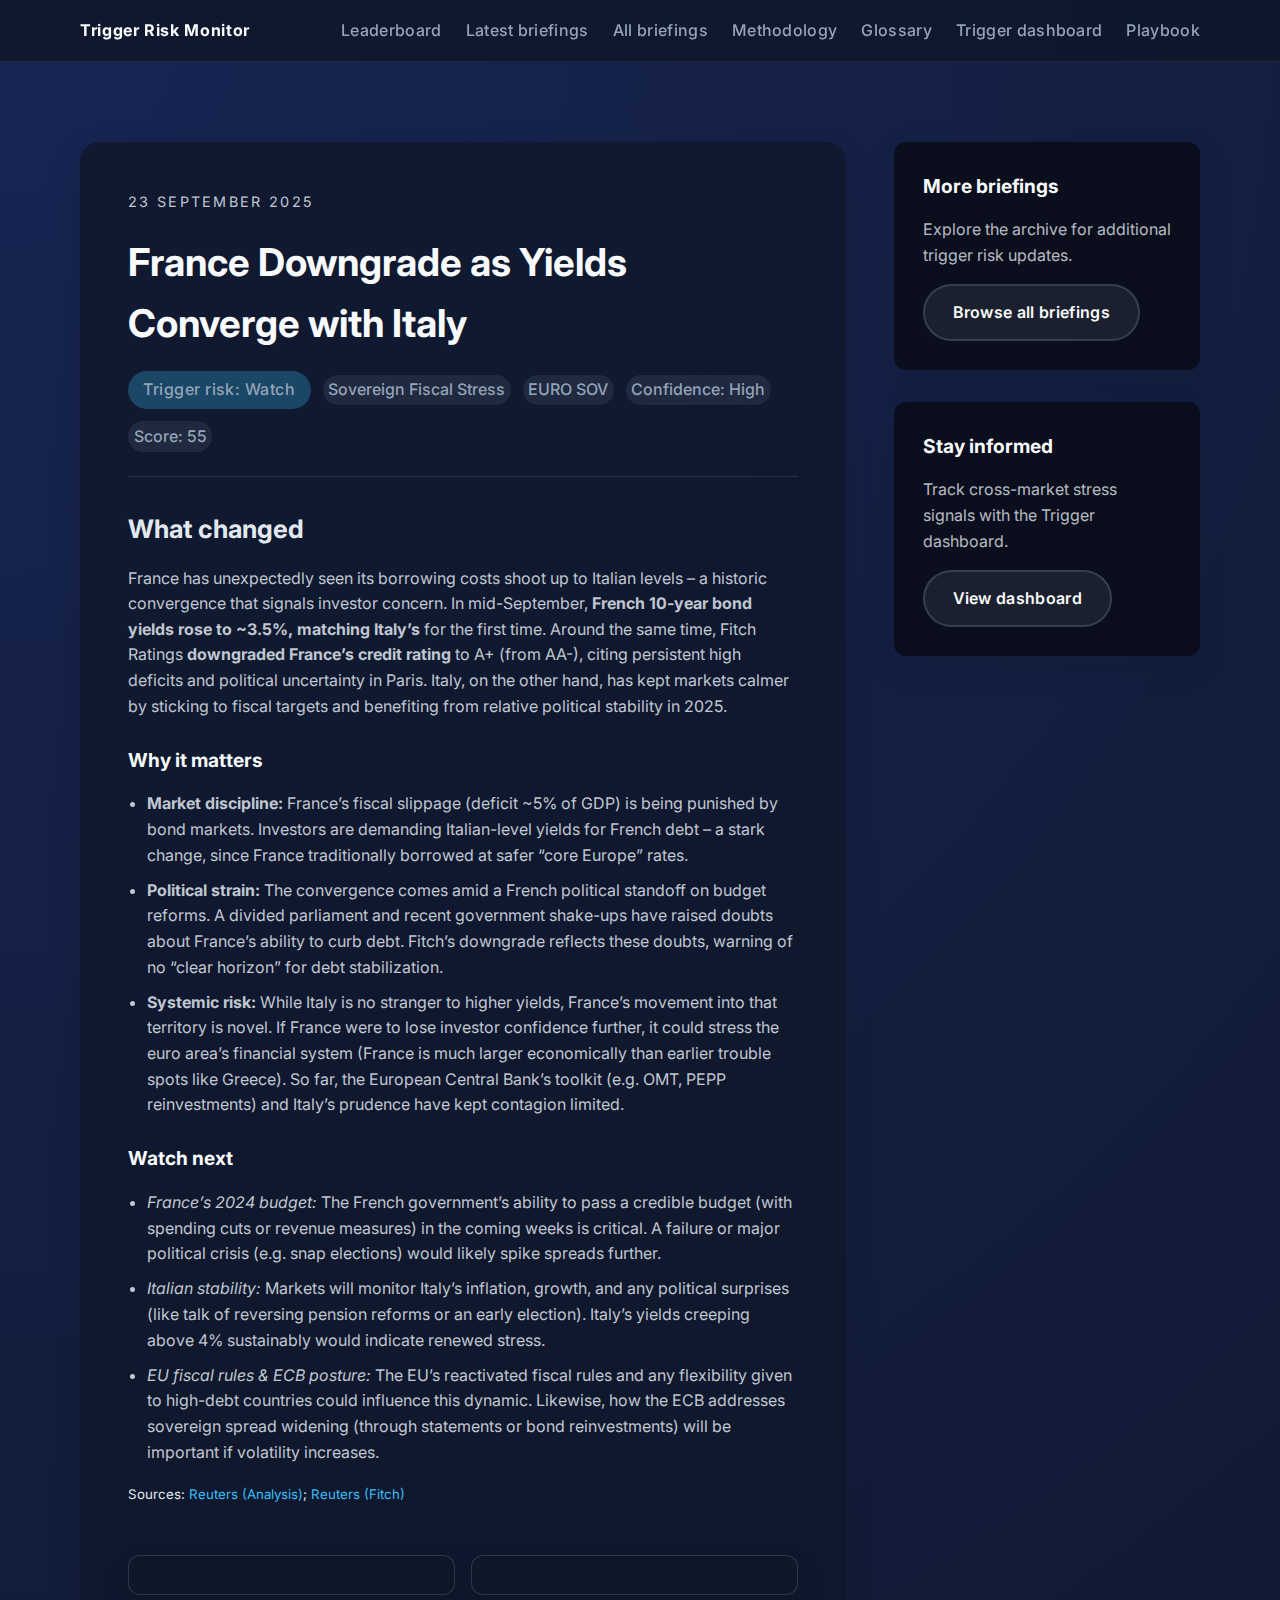
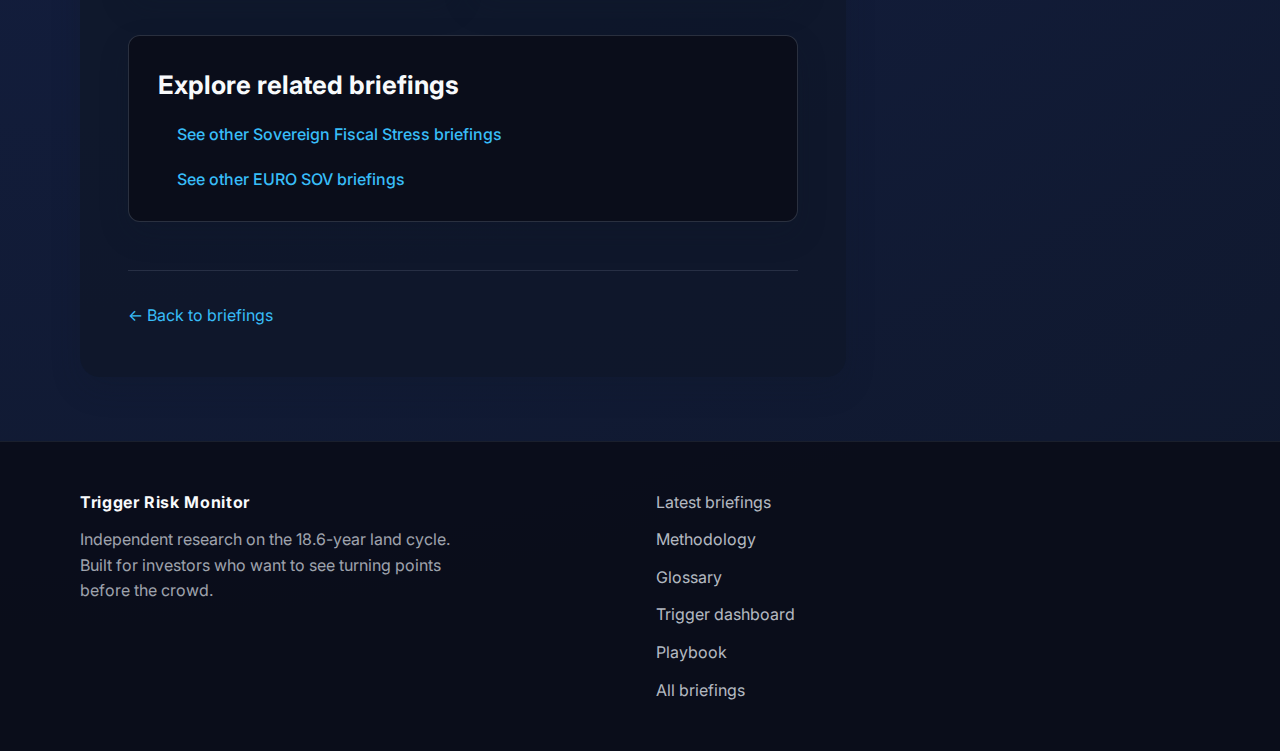
<file: posts/france-italy-yields.html>
<!DOCTYPE html>
<html lang="en">
  <head>
    <meta charset="utf-8" />
    <meta name="viewport" content="width=device-width, initial-scale=1" />
    <title>France Downgrade as Yields Converge with Italy</title>
    <meta
      name="description"
      content="What changed France has unexpectedly seen its borrowing costs shoot up to Italian levels – a historic convergence that signals investor concern. In…"
    />
    <link rel="preconnect" href="https://fonts.googleapis.com" crossorigin />
    <link rel="preconnect" href="https://fonts.gstatic.com" crossorigin />
    <link
      href="https://fonts.googleapis.com/css2?family=Inter:wght@400;500;600;700&display=swap"
      rel="stylesheet"
    />
    <link rel="stylesheet" href="../assets/css/style.css" />
    <link rel="icon" href="../assets/favicon.png" type="image/png" />
    <link rel="apple-touch-icon" sizes="180x180" href="../assets/favicon.png" />
  </head>
  <body>
    <header class="site-header" id="top">
      <div class="container header-inner">
        <a class="logo" href="../index.html">Trigger Risk Monitor</a>
        <button class="nav-toggle" aria-expanded="false" aria-controls="site-nav">
          <span class="sr-only">Toggle navigation</span>
          <span class="nav-toggle__bar"></span>
          <span class="nav-toggle__bar"></span>
          <span class="nav-toggle__bar"></span>
        </button>
        <nav id="site-nav" class="site-nav" aria-label="Primary">
          <ul>
            <li><a href="../index.html#leaderboard">Leaderboard</a></li>
            <li><a href="../index.html#latest">Latest briefings</a></li>
            <li><a href="index.html">All briefings</a></li>
            <li><a href="../methodology.html">Methodology</a></li>
            <li><a href="../glossary.html">Glossary</a></li>
            <li><a href="../index.html#dashboard">Trigger dashboard</a></li>
            <li><a href="../index.html#playbook">Playbook</a></li>
          </ul>
        </nav>
      </div>
    </header>

    <main class="post-main">
      <div class="container post-layout">
        <article class="post">
          <header class="post-header">
            <p class="post-date">23 September 2025</p>
            <h1>France Downgrade as Yields Converge with Italy</h1>
            <div class="post-meta">
              <a href="../glossary.html#trigger-risk-watch" class="risk-badge risk-badge--watch glossary-link" data-confirm-link="true" data-preview-label="Trigger risk badge · Watch">Trigger risk: Watch</a>
              <a href="../glossary.html#sovereign-fiscal-stress" class="glossary-link" data-confirm-link="true" data-preview-label="Glossary → Event type · Sovereign Fiscal Stress">Sovereign Fiscal Stress</a>
              <a href="../glossary.html#euro-sov" class="glossary-link" data-confirm-link="true" data-preview-label="Glossary → Cluster · EURO SOV">EURO SOV</a>
              <a href="../glossary.html#glossary-confidence" class="glossary-link" data-confirm-link="true" data-preview-label="Glossary → Confidence scale">Confidence: High</a>
              <a href="../glossary.html#glossary-score" class="glossary-link" data-confirm-link="true" data-preview-label="Glossary → Score methodology">Score: 55</a>
            </div>
          </header>

          <div class="post-content">
            <h2>What changed</h2><p>France has unexpectedly seen its borrowing costs shoot up to Italian levels – a historic convergence that signals investor concern. In mid-September, <strong>French 10-year bond yields rose to ~3.5%, matching Italy’s</strong> for the first time. Around the same time, Fitch Ratings <strong>downgraded France’s credit rating</strong> to A+ (from AA-), citing persistent high deficits and political uncertainty in Paris. Italy, on the other hand, has kept markets calmer by sticking to fiscal targets and benefiting from relative political stability in 2025.</p><h3>Why it matters</h3><ul><li><strong>Market discipline:</strong> France’s fiscal slippage (deficit ~5% of GDP) is being punished by bond markets. Investors are demanding Italian-level yields for French debt – a stark change, since France traditionally borrowed at safer “core Europe” rates.</li><li><strong>Political strain:</strong> The convergence comes amid a French political standoff on budget reforms. A divided parliament and recent government shake-ups have raised doubts about France’s ability to curb debt. Fitch’s downgrade reflects these doubts, warning of no “clear horizon” for debt stabilization.</li><li><strong>Systemic risk:</strong> While Italy is no stranger to higher yields, France’s movement into that territory is novel. If France were to lose investor confidence further, it could stress the euro area’s financial system (France is much larger economically than earlier trouble spots like Greece). So far, the European Central Bank’s toolkit (e.g. OMT, PEPP reinvestments) and Italy’s prudence have kept contagion limited.</li></ul><h3>Watch next</h3><ul><li><em>France’s 2024 budget:</em> The French government’s ability to pass a credible budget (with spending cuts or revenue measures) in the coming weeks is critical. A failure or major political crisis (e.g. snap elections) would likely spike spreads further.</li><li><em>Italian stability:</em> Markets will monitor Italy’s inflation, growth, and any political surprises (like talk of reversing pension reforms or an early election). Italy’s yields creeping above 4% sustainably would indicate renewed stress.</li><li><em>EU fiscal rules &amp; ECB posture:</em> The EU’s reactivated fiscal rules and any flexibility given to high-debt countries could influence this dynamic. Likewise, how the ECB addresses sovereign spread widening (through statements or bond reinvestments) will be important if volatility increases.</li></ul><small>Sources: <a href='https://www.reuters.com/markets/europe/why-france-italys-10-year-borrowing-costs-match-first-time-2025-09-18'>Reuters (Analysis)</a>; <a href='https://www.reuters.com/markets/europe/why-france-italys-10-year-borrowing-costs-match-first-time-2025-09-18/#:~:text=Fitch%20ratings%20cut%20France%27s%20rating'>Reuters (Fitch)</a></small>
          </div>

          <footer class="post-footer">
            <a href="../index.html#latest">&#8592; Back to briefings</a>
          </footer>
        </article>

        <aside class="post-sidebar" aria-label="Related content">
          <div class="sidebar-card">
            <h2>More briefings</h2>
            <p>Explore the archive for additional trigger risk updates.</p>
            <a class="btn btn-secondary" href="index.html">Browse all briefings</a>
          </div>
          <div class="sidebar-card">
            <h2>Stay informed</h2>
            <p>Track cross-market stress signals with the Trigger dashboard.</p>
            <a class="btn btn-secondary" href="../index.html#dashboard">View dashboard</a>
          </div>
        </aside>
      </div>
    </main>

    <footer class="site-footer">
      <div class="container footer-inner">
        <div>
          <a class="logo" href="#top">Trigger Risk Monitor</a>
          <p class="footer-note">
            Independent research on the 18.6-year land cycle. Built for investors who want to see turning points before the crowd.
          </p>
        </div>
        <div class="footer-links">
          <a href="../index.html#latest">Latest briefings</a>
          <a href="../methodology.html">Methodology</a>
          <a href="../glossary.html">Glossary</a>
          <a href="../index.html#dashboard">Trigger dashboard</a>
          <a href="../index.html#playbook">Playbook</a>
          <a href="index.html">All briefings</a>
        </div>
      </div>
    </footer>

    <script src="../assets/js/main.js" defer></script>
  </body>
</html>
</file>
<file: assets/css/style.css>
:root {
  --color-background: #0f172a;
  --color-surface: #101933;
  --color-surface-alt: #16213f;
  --color-surface-light: #f7f9fc;
  --color-text: #e2e8f0;
  --color-text-muted: #94a3b8;
  --color-accent: #38bdf8;
  --color-accent-strong: #0ea5e9;
  --color-highlight: #fbbf24;
  --color-danger: #f87171;
  --color-warning: #facc15;
  --color-success: #34d399;
  --shadow-soft: 0 20px 45px rgba(15, 23, 42, 0.35);
  --shadow-light: 0 12px 30px rgba(15, 23, 42, 0.2);
  --radius-large: 28px;
  --radius-medium: 20px;
  --radius-small: 12px;
  --transition: 180ms ease;
}

* {
  box-sizing: border-box;
}

html {
  font-size: 16px;
  scroll-behavior: smooth;
}

body {
  margin: 0;
  font-family: 'Inter', system-ui, -apple-system, BlinkMacSystemFont, 'Segoe UI',
    sans-serif;
  color: var(--color-text);
  background: radial-gradient(circle at top left, #172554, var(--color-background));
  line-height: 1.6;
}

a {
  color: var(--color-accent);
  text-decoration: none;
}

a:hover,
a:focus {
  color: var(--color-accent-strong);
}

img {
  max-width: 100%;
  display: block;
}

.container {
  width: min(1120px, 92vw);
  margin: 0 auto;
}

.section {
  padding: 4.5rem 0;
}

.section--light {
  background: rgba(15, 23, 42, 0.18);
}

.section--accent {
  background: linear-gradient(135deg, rgba(56, 189, 248, 0.1), rgba(14, 165, 233, 0.05));
}

.section-header {
  text-align: center;
  margin-bottom: 2.75rem;
}

.section-header h2 {
  font-size: clamp(2rem, 3vw, 2.75rem);
  margin-bottom: 0.75rem;
  color: #f8fafc;
}

.section-header p {
  max-width: 720px;
  margin: 0 auto;
  color: var(--color-text-muted);
}

.leaderboard-card {
  position: relative;
  padding: 1.75rem 1.85rem 1.6rem;
  border-radius: var(--radius-medium);
  background: linear-gradient(135deg, rgba(15, 23, 42, 0.92), rgba(15, 23, 42, 0.72));
  border: 1px solid rgba(148, 163, 184, 0.18);
  box-shadow: var(--shadow-soft);
  overflow: hidden;
}

.leaderboard-card::before,
.leaderboard-card::after {
  content: '';
  position: absolute;
  pointer-events: none;
  opacity: 0.75;
}

.leaderboard-card::before {
  inset: -45% 35% 55% -35%;
  background: radial-gradient(circle at top left, rgba(56, 189, 248, 0.28), transparent 65%);
  transform: rotate(4deg);
}

.leaderboard-card::after {
  inset: 65% -45% -30% 55%;
  background: radial-gradient(circle at bottom right, rgba(236, 72, 153, 0.22), transparent 68%);
}

.leaderboard-card > * {
  position: relative;
  z-index: 1;
}

.leaderboard-status {
  margin: 0;
  font-size: 0.78rem;
  letter-spacing: 0.18em;
  text-transform: uppercase;
  font-weight: 600;
  color: rgba(148, 163, 184, 0.78);
}

.leaderboard-status--hidden {
  display: none;
}

.leaderboard-table-wrapper {
  margin-top: 1.5rem;
  overflow-x: auto;
  padding-bottom: 0.5rem;
}

.leaderboard-table {
  width: 100%;
  border-collapse: separate;
  border-spacing: 0 12px;
  min-width: 640px;
}

.leaderboard-table thead th {
  font-size: 0.75rem;
  font-weight: 600;
  letter-spacing: 0.16em;
  text-transform: uppercase;
  color: rgba(148, 163, 184, 0.78);
  padding: 0 1.2rem;
  text-align: left;
}

.leaderboard-table thead th:first-child {
  padding-left: 1.4rem;
}

.leaderboard-table thead th:last-child {
  padding-right: 1.4rem;
}

.leaderboard-row {
  position: relative;
}

.leaderboard-row::before {
  content: '';
  position: absolute;
  inset: 0;
  border-radius: var(--radius-small);
  background: linear-gradient(120deg, rgba(30, 41, 59, 0.96), rgba(15, 23, 42, 0.88));
  border: 1px solid rgba(148, 163, 184, 0.18);
  box-shadow: 0 20px 38px rgba(8, 12, 24, 0.48);
  transition: transform var(--transition), box-shadow var(--transition);
  z-index: -1;
}

.leaderboard-row--1::before {
  background: linear-gradient(125deg, rgba(250, 204, 21, 0.4), rgba(56, 189, 248, 0.18));
  border-color: rgba(250, 204, 21, 0.55);
  box-shadow: 0 24px 44px rgba(250, 204, 21, 0.35);
}

.leaderboard-row--2::before {
  background: linear-gradient(125deg, rgba(203, 213, 225, 0.4), rgba(56, 189, 248, 0.18));
  border-color: rgba(203, 213, 225, 0.5);
}

.leaderboard-row--3::before {
  background: linear-gradient(125deg, rgba(248, 113, 113, 0.38), rgba(56, 189, 248, 0.16));
  border-color: rgba(248, 113, 113, 0.45);
}

.leaderboard-table tbody tr:hover::before,
.leaderboard-table tbody tr:focus-within::before {
  transform: translateY(-2px);
  box-shadow: 0 26px 48px rgba(8, 12, 24, 0.55);
}

.leaderboard-table tbody td {
  position: relative;
  z-index: 1;
  padding: 1.1rem 1.2rem;
  border: none;
  color: #f8fafc;
  vertical-align: middle;
}

.leaderboard-table tbody td:first-child {
  padding-left: 1.4rem;
}

.leaderboard-table tbody td:last-child {
  padding-right: 1.4rem;
}

.leaderboard-cell--rank {
  width: 5.2rem;
  text-align: center;
}

.leaderboard-cell--score,
.leaderboard-cell--phase,
.leaderboard-cell--updated {
  white-space: nowrap;
}

.leaderboard-cell--bull,
.leaderboard-cell--bear,
.leaderboard-cell--confidence {
  text-align: right;
  font-variant-numeric: tabular-nums;
}

.leaderboard-cell--phase {
  text-align: center;
}

.leaderboard-cell--updated {
  text-align: right;
}

.leaderboard-rank {
  display: inline-flex;
  align-items: center;
  justify-content: center;
  width: 2.75rem;
  height: 2.75rem;
  border-radius: 1rem;
  font-weight: 700;
  font-size: 1.05rem;
  color: #f8fafc;
  background: rgba(148, 163, 184, 0.18);
  border: 1px solid rgba(148, 163, 184, 0.3);
  box-shadow: inset 0 1px 0 rgba(255, 255, 255, 0.08);
}

.leaderboard-rank--1 {
  background: linear-gradient(140deg, #facc15, #fbbf24);
  color: #1f2937;
}

.leaderboard-rank--2 {
  background: linear-gradient(140deg, rgba(203, 213, 225, 0.92), rgba(148, 163, 184, 0.9));
  color: #0f172a;
}

.leaderboard-rank--3 {
  background: linear-gradient(140deg, rgba(251, 191, 36, 0.55), rgba(248, 113, 113, 0.7));
  color: #1f2937;
}

.leaderboard-trigger {
  display: flex;
  flex-direction: column;
  gap: 0.45rem;
}

.leaderboard-title {
  font-weight: 600;
  font-size: 1.05rem;
  color: #f8fafc;
  text-decoration: none;
  text-shadow: 0 0 18px rgba(56, 189, 248, 0.4);
}

.leaderboard-title:hover,
.leaderboard-title:focus {
  color: var(--color-accent);
}

.leaderboard-cluster {
  display: inline-flex;
  align-items: center;
  gap: 0.4rem;
  align-self: flex-start;
  padding: 0.3rem 0.8rem;
  border-radius: 999px;
  background: rgba(148, 163, 184, 0.18);
  color: rgba(148, 163, 184, 0.9);
  font-size: 0.68rem;
  letter-spacing: 0.18em;
  text-transform: uppercase;
}

.leaderboard-score {
  display: flex;
  flex-direction: column;
  gap: 0.4rem;
  align-items: flex-start;
}

.leaderboard-score__value {
  font-weight: 600;
  font-size: 1.05rem;
}

.leaderboard-score__meter {
  position: relative;
  width: clamp(140px, 18vw, 220px);
  height: 6px;
  border-radius: 999px;
  background: rgba(148, 163, 184, 0.22);
  overflow: hidden;
}

.leaderboard-score__meter.is-empty {
  background: rgba(148, 163, 184, 0.12);
}

.leaderboard-score__fill {
  position: absolute;
  inset: 0;
  background: linear-gradient(90deg, var(--color-accent), var(--color-accent-strong));
  box-shadow: 0 0 18px rgba(56, 189, 248, 0.45);
}

.leaderboard-phase {
  display: inline-flex;
  align-items: center;
  padding: 0.35rem 0.9rem;
  border-radius: 999px;
  font-weight: 600;
  font-size: 0.85rem;
  letter-spacing: 0.02em;
  background: rgba(148, 163, 184, 0.18);
  color: #e2e8f0;
  border: 1px solid rgba(148, 163, 184, 0.28);
}

.leaderboard-phase--critical {
  background: rgba(248, 113, 113, 0.22);
  border-color: rgba(248, 113, 113, 0.42);
  color: #fecaca;
}

.leaderboard-phase--elevated {
  background: rgba(248, 171, 48, 0.2);
  border-color: rgba(248, 171, 48, 0.42);
  color: #fde68a;
}

.leaderboard-phase--watch {
  background: rgba(56, 189, 248, 0.2);
  border-color: rgba(56, 189, 248, 0.42);
  color: #bae6fd;
}

.leaderboard-phase--moderate {
  background: rgba(52, 211, 153, 0.18);
  border-color: rgba(52, 211, 153, 0.36);
  color: #bbf7d0;
}

.leaderboard-phase--low {
  background: rgba(34, 197, 94, 0.18);
  border-color: rgba(34, 197, 94, 0.36);
  color: #bbf7d0;
}

.leaderboard-cell--updated {
  color: rgba(226, 232, 240, 0.72);
  font-size: 0.9rem;
}

.leaderboard-meta {
  display: flex;
  flex-wrap: wrap;
  align-items: baseline;
  justify-content: space-between;
  gap: 1rem;
  margin-top: 1.5rem;
}

.leaderboard-note,
.leaderboard-asof {
  margin: 0;
  font-size: 0.85rem;
  color: rgba(148, 163, 184, 0.78);
}

.leaderboard-note:empty,
.leaderboard-asof:empty {
  display: none;
}

@media (max-width: 1024px) {
  .leaderboard-card {
    padding: 1.6rem 1.4rem 1.4rem;
  }

  .leaderboard-table {
    min-width: 560px;
  }
}

@media (max-width: 640px) {
  .leaderboard-card {
    padding: 1.4rem 1.1rem 1.3rem;
  }

  .leaderboard-table {
    min-width: 0;
    width: 100%;
    border-spacing: 0;
  }

  .leaderboard-table thead {
    display: none;
  }

  .leaderboard-table tbody {
    display: grid;
    gap: 1.1rem;
  }

  .leaderboard-table tbody tr {
    display: grid;
    gap: 0.75rem;
    padding: 1rem 0.9rem 1.1rem;
  }

  .leaderboard-table tbody td {
    padding: 0;
    display: flex;
    align-items: flex-start;
    gap: 0.75rem;
  }

  .leaderboard-table tbody td::before {
    content: attr(data-label);
    flex: 0 0 auto;
    font-size: 0.68rem;
    letter-spacing: 0.18em;
    text-transform: uppercase;
    color: rgba(148, 163, 184, 0.78);
    margin-top: 0.15rem;
  }

  .leaderboard-cell--rank {
    align-items: center;
    gap: 0.6rem;
  }

  .leaderboard-cell--rank::before {
    display: none;
  }

  .leaderboard-cell--trigger {
    flex-direction: column;
    align-items: flex-start;
    gap: 0.45rem;
  }

  .leaderboard-cell--trigger::before {
    margin-bottom: 0.2rem;
    margin-top: 0;
  }

  .leaderboard-cell--score {
    flex-direction: column;
    align-items: flex-start;
    gap: 0.45rem;
  }

  .leaderboard-cell--score::before {
    margin-bottom: 0.15rem;
    margin-top: 0;
  }

  .leaderboard-score {
    width: 100%;
  }

  .leaderboard-score__meter {
    width: 100%;
  }

  .leaderboard-cell--phase,
  .leaderboard-cell--updated,
  .leaderboard-cell--bull,
  .leaderboard-cell--bear,
  .leaderboard-cell--confidence {
    justify-content: space-between;
    align-items: center;
  }

  .leaderboard-cell--phase {
    gap: 0.6rem;
  }

  .leaderboard-cell--updated {
    font-size: 0.82rem;
    gap: 0.5rem;
    flex-wrap: wrap;
  }

  .leaderboard-cell--updated::before {
    margin-top: 0;
  }

  .leaderboard-cell--bull::before,
  .leaderboard-cell--bear::before,
  .leaderboard-cell--confidence::before {
    margin-top: 0;
  }

  .leaderboard-meta {
    flex-direction: column;
    align-items: flex-start;
    gap: 0.75rem;
  }
}

.site-header {
  position: sticky;
  top: 0;
  z-index: 20;
  background: rgba(15, 23, 42, 0.94);
  backdrop-filter: blur(12px);
  border-bottom: 1px solid rgba(148, 163, 184, 0.12);
}

.header-inner {
  display: flex;
  align-items: center;
  justify-content: space-between;
  padding: 1.1rem 0;
}

.logo {
  font-weight: 700;
  letter-spacing: 0.04em;
  color: #f8fafc;
}

.logo:hover,
.logo:focus {
  color: var(--color-accent);
}

.site-nav ul {
  list-style: none;
  display: flex;
  gap: 1.5rem;
  margin: 0;
  padding: 0;
}

.site-nav a {
  color: var(--color-text-muted);
  font-weight: 500;
  letter-spacing: 0.02em;
  transition: color var(--transition);
}

.site-nav a:hover,
.site-nav a:focus {
  color: #f8fafc;
}

.nav-toggle {
  display: none;
  background: none;
  border: none;
  cursor: pointer;
  padding: 0.45rem;
  border-radius: 8px;
  transition: background var(--transition);
}

.nav-toggle:hover,
.nav-toggle:focus {
  background: rgba(148, 163, 184, 0.15);
}

.nav-toggle__bar {
  display: block;
  width: 24px;
  height: 2px;
  margin: 5px 0;
  background: #f8fafc;
  transition: transform var(--transition), opacity var(--transition);
}

.hero {
  padding: 6rem 0 5rem;
}

.hero-inner {
  display: grid;
  gap: 3rem;
  align-items: center;
  grid-template-columns: repeat(auto-fit, minmax(280px, 1fr));
}

.hero-copy h1 {
  font-size: clamp(2.5rem, 4vw, 3.4rem);
  line-height: 1.08;
  margin-bottom: 1rem;
  color: #f8fafc;
}

.hero-copy p {
  color: var(--color-text-muted);
  margin-bottom: 1.5rem;
}

.eyebrow {
  display: inline-block;
  font-size: 0.9rem;
  font-weight: 600;
  text-transform: uppercase;
  letter-spacing: 0.16em;
  color: var(--color-highlight);
  margin-bottom: 0.9rem;
}

.hero-actions {
  display: flex;
  flex-wrap: wrap;
  gap: 1rem;
}

.btn {
  display: inline-flex;
  align-items: center;
  justify-content: center;
  padding: 0.85rem 1.75rem;
  border-radius: 999px;
  font-weight: 600;
  letter-spacing: 0.02em;
  border: 2px solid transparent;
  transition: transform var(--transition), box-shadow var(--transition);
}

.btn:hover,
.btn:focus {
  transform: translateY(-1px);
  box-shadow: 0 12px 24px rgba(14, 165, 233, 0.2);
}

.btn-primary {
  background: linear-gradient(135deg, var(--color-accent), var(--color-accent-strong));
  color: #0f172a;
}

.btn-secondary {
  background: rgba(148, 163, 184, 0.12);
  color: #f8fafc;
  border-color: rgba(148, 163, 184, 0.24);
}

.btn-light {
  background: #f8fafc;
  color: #0f172a;
}

.btn-outline {
  border-color: rgba(248, 250, 252, 0.6);
  color: #f8fafc;
}

.hero-card {
  background: linear-gradient(165deg, rgba(30, 64, 175, 0.6), rgba(14, 116, 144, 0.4));
  padding: 2rem;
  border-radius: var(--radius-large);
  box-shadow: var(--shadow-soft);
}

.hero-card h2 {
  margin-top: 0;
  font-size: 1.5rem;
  color: #f8fafc;
}

.hero-card__subtitle {
  margin: 0.4rem 0 1.5rem;
  color: rgba(226, 232, 240, 0.8);
  font-weight: 500;
}

.hero-card__stats {
  display: grid;
  grid-template-columns: repeat(2, minmax(0, 1fr));
  gap: 1rem;
  margin: 0 0 1.25rem;
  color: rgba(226, 232, 240, 0.85);
}

.hero-card__stats div {
  display: flex;
  flex-direction: column;
  gap: 0.35rem;
  padding: 0.75rem 0.9rem;
  border-radius: 12px;
  background: rgba(15, 23, 42, 0.45);
  border: 1px solid rgba(148, 163, 184, 0.25);
}

.hero-card__stats dt {
  font-size: 0.8rem;
  letter-spacing: 0.04em;
  text-transform: uppercase;
  color: rgba(226, 232, 240, 0.6);
}

.hero-card__stats dd {
  margin: 0;
  font-size: 1.2rem;
  font-weight: 600;
  color: #f8fafc;
}

.hero-card__indicators {
  list-style: none;
  padding: 0;
  margin: 0 0 1.5rem;
}

.hero-card__indicators li {
  display: flex;
  align-items: center;
  justify-content: space-between;
  gap: 1rem;
  padding: 0.75rem 0;
  border-bottom: 1px solid rgba(226, 232, 240, 0.15);
}

.hero-card__indicators li:last-child {
  border-bottom: none;
}

.indicator {
  font-weight: 600;
  padding: 0.35rem 0.9rem;
  border-radius: 999px;
  color: #0f172a;
  font-size: 0.85rem;
  letter-spacing: 0.02em;
}

.indicator--weakening {
  background: var(--color-warning);
}

.indicator--deteriorating {
  background: var(--color-danger);
}

.indicator--limited {
  background: #f1f5f9;
}

.indicator--watch {
  background: rgba(250, 204, 21, 0.28);
}

.indicator--critical {
  background: rgba(248, 113, 113, 0.35);
}

.indicator--resilient {
  background: rgba(56, 189, 248, 0.35);
}

.hero-card__note {
  color: rgba(226, 232, 240, 0.8);
  font-size: 0.9rem;
  margin: 0;
}

.cards-grid {
  display: grid;
  gap: 2rem;
  grid-template-columns: repeat(auto-fit, minmax(280px, 1fr));
}

.archive-listing {
  display: flex;
  flex-direction: column;
  gap: 1.75rem;
  margin-top: 2.5rem;
}

.archive-summary {
  margin: 1.5rem 0 0;
  color: var(--color-text-muted);
  font-size: 0.95rem;
}

.archive-status {
  margin: 0;
  text-align: center;
  color: var(--color-text-muted);
  font-size: 0.9rem;
}

.archive-load-more {
  align-self: center;
}

.archive-sentinel {
  width: 100%;
  height: 1px;
}

.latest-archive-link {
  margin-top: 2.5rem;
  text-align: center;
}

.latest-archive-link .btn {
  min-width: 220px;
}

.post-card {
  background: rgba(15, 23, 42, 0.72);
  border-radius: var(--radius-medium);
  padding: 2.25rem 2rem;
  box-shadow: var(--shadow-light);
  display: flex;
  flex-direction: column;
  gap: 1.1rem;
  transition: transform var(--transition), box-shadow var(--transition);
}

.post-card:hover,
.post-card:focus-within {
  transform: translateY(-6px);
  box-shadow: 0 24px 40px rgba(15, 23, 42, 0.35);
}

.post-card__date {
  font-size: 0.9rem;
  color: var(--color-text-muted);
}

.post-card h3 {
  margin: 0;
  font-size: 1.35rem;
  line-height: 1.3;
}

.post-card p {
  margin: 0;
  color: rgba(226, 232, 240, 0.85);
}

.post-card__cta {
  align-self: flex-start;
  font-weight: 600;
  color: var(--color-accent);
}

.tag-list {
  display: flex;
  flex-wrap: wrap;
  gap: 0.6rem;
  list-style: none;
  margin: 0;
  padding: 0;
}

.tag {
  font-size: 0.85rem;
  padding: 0.3rem 0.75rem;
  border-radius: 999px;
  background: rgba(148, 163, 184, 0.16);
  color: rgba(226, 232, 240, 0.9);
  font-weight: 500;
}

.tag--high {
  background: rgba(248, 113, 113, 0.3);
  color: #fecaca;
}

.tag--medium {
  background: rgba(250, 204, 21, 0.28);
  color: #fef08a;
}

.dashboard-grid {
  display: grid;
  gap: 2rem;
  grid-template-columns: repeat(auto-fit, minmax(260px, 1fr));
}

.dashboard-card {
  background: rgba(15, 23, 42, 0.78);
  border-radius: var(--radius-medium);
  padding: 2rem;
  box-shadow: var(--shadow-light);
  display: flex;
  flex-direction: column;
  gap: 1.1rem;
}

.dashboard-card h3 {
  margin: 0;
  font-size: 1.25rem;
}

.dashboard-card p {
  margin: 0;
  color: rgba(226, 232, 240, 0.85);
}

.metric-value {
  font-size: 1.8rem;
  font-weight: 600;
  color: #f8fafc;
}

.metric-tier {
  font-size: 0.95rem;
  font-weight: 600;
  letter-spacing: 0.03em;
  text-transform: uppercase;
  color: rgba(226, 232, 240, 0.75);
}

.metric-tier--x {
  color: rgba(248, 113, 113, 0.9);
}

.metric-tier--y {
  color: rgba(250, 204, 21, 0.85);
}

.metric-tier--z,
.metric-tier--ok {
  color: rgba(56, 189, 248, 0.85);
}

.metric-note {
  font-size: 0.95rem;
  color: rgba(226, 232, 240, 0.8);
  line-height: 1.5;
}

.list {
  list-style: none;
  padding: 0;
  margin: 0;
  display: flex;
  flex-direction: column;
  gap: 0.65rem;
  color: rgba(226, 232, 240, 0.8);
}

.risk-meter {
  display: flex;
  align-items: center;
  justify-content: space-between;
  padding: 0.75rem 1rem;
  border-radius: 14px;
  background: rgba(148, 163, 184, 0.14);
}

.risk-meter__label {
  font-size: 0.85rem;
  color: var(--color-text-muted);
  letter-spacing: 0.02em;
}

.risk-meter__value {
  font-weight: 600;
  padding: 0.35rem 0.9rem;
  border-radius: 999px;
  font-size: 0.85rem;
}

.risk-meter__value--high {
  background: rgba(248, 113, 113, 0.28);
  color: #fecaca;
}

.risk-meter__value--elevated {
  background: rgba(250, 204, 21, 0.28);
  color: #fef08a;
}

.risk-meter__value--watch {
  background: rgba(56, 189, 248, 0.28);
  color: #bae6fd;
}

.risk-meter__value--moderate {
  background: rgba(74, 222, 128, 0.28);
  color: #bbf7d0;
}

.playbook-grid {
  display: grid;
  gap: 3rem;
  align-items: center;
  grid-template-columns: repeat(auto-fit, minmax(280px, 1fr));
}

.playbook-grid h2 {
  margin-top: 0;
  font-size: clamp(2rem, 3vw, 2.75rem);
}

.playbook-actions {
  display: flex;
  flex-wrap: wrap;
  gap: 0.9rem;
  margin-top: 2rem;
}

.playbook-intro p {
  color: rgba(248, 250, 252, 0.88);
}

.playbook-card {
  background: rgba(248, 250, 252, 0.9);
  color: #0f172a;
  border-radius: var(--radius-medium);
  padding: 2rem;
  box-shadow: 0 20px 35px rgba(15, 23, 42, 0.18);
}

.playbook-card h3 {
  margin-top: 0;
}

.playbook-card ol {
  margin: 0 0 1.5rem;
  padding-left: 1.2rem;
  display: grid;
  gap: 0.75rem;
}

.timeline {
  display: grid;
  gap: 1.75rem;
}

.timeline-item {
  background: rgba(15, 23, 42, 0.78);
  padding: 1.8rem 2rem;
  border-radius: var(--radius-medium);
  box-shadow: var(--shadow-light);
}

.timeline-item__meta {
  display: flex;
  gap: 1rem;
  align-items: center;
  margin-bottom: 1rem;
  color: var(--color-text-muted);
  font-size: 0.9rem;
}

.timeline-item__label {
  padding: 0.25rem 0.75rem;
  border-radius: 999px;
  font-weight: 600;
  letter-spacing: 0.02em;
}

.timeline-item__label--high {
  background: rgba(248, 113, 113, 0.28);
  color: #fecaca;
}

.timeline-item__label--medium {
  background: rgba(250, 204, 21, 0.28);
  color: #fef08a;
}

.timeline-item__label--watch {
  background: rgba(56, 189, 248, 0.28);
  color: #bae6fd;
}

.subscribe {
  display: grid;
  gap: 2rem;
  align-items: center;
  grid-template-columns: repeat(auto-fit, minmax(280px, 1fr));
}

.subscribe__copy h2 {
  margin-top: 0;
  font-size: clamp(2rem, 3vw, 2.6rem);
  color: #f8fafc;
}

.subscribe__copy p {
  color: var(--color-text-muted);
  margin: 0;
}

.subscribe__form {
  display: flex;
  gap: 0.75rem;
  flex-wrap: wrap;
}

.subscribe__form input {
  flex: 1 1 240px;
  padding: 0.85rem 1rem;
  border-radius: 999px;
  border: none;
  font-size: 1rem;
}

.site-footer {
  padding: 3rem 0;
  background: rgba(10, 12, 24, 0.9);
  border-top: 1px solid rgba(148, 163, 184, 0.12);
}

.footer-inner {
  display: grid;
  gap: 2rem;
  grid-template-columns: repeat(auto-fit, minmax(220px, 1fr));
  align-items: start;
}

.footer-links {
  display: grid;
  gap: 0.75rem;
}

.footer-links a {
  color: rgba(226, 232, 240, 0.8);
}

.footer-links a:hover,
.footer-links a:focus {
  color: #f8fafc;
}

.footer-note {
  color: rgba(226, 232, 240, 0.7);
  margin: 0.75rem 0 0;
  max-width: 380px;
}

.footer-copy {
  margin: 0;
  color: rgba(148, 163, 184, 0.7);
}

.sr-only {
  position: absolute;
  width: 1px;
  height: 1px;
  padding: 0;
  margin: -1px;
  overflow: hidden;
  clip: rect(0, 0, 0, 0);
  white-space: nowrap;
  border: 0;
}

@media (max-width: 900px) {
  .site-nav {
    position: absolute;
    top: 72px;
    right: 4vw;
    background: rgba(15, 23, 42, 0.98);
    padding: 1.5rem;
    border-radius: var(--radius-small);
    box-shadow: var(--shadow-light);
    display: none;
  }

  .site-nav.open {
    display: block;
  }

  .site-nav ul {
    flex-direction: column;
    gap: 1rem;
  }

  .nav-toggle {
    display: inline-flex;
  }
}

@media (max-width: 640px) {
  .hero {
    padding-top: 5rem;
  }

  .header-inner {
    padding-inline: 0.2rem;
  }

  .hero-card {
    padding: 1.75rem;
  }

  .hero-card__stats {
    grid-template-columns: 1fr;
  }

  .post-card,
  .dashboard-card,
  .timeline-item {
    padding: 1.6rem;
  }

  .subscribe__form {
    flex-direction: column;
  }

  .subscribe__form input,
  .subscribe__form .btn {
    width: 100%;
  }
}

@media (prefers-reduced-motion: reduce) {
  *,
  *::before,
  *::after {
    transition-duration: 0.01ms !important;
    animation-duration: 0.01ms !important;
  }
}

.post-main {
  padding: 5rem 0 4rem;
}

.post-layout {
  display: grid;
  gap: 3rem;
  grid-template-columns: minmax(0, 3fr) minmax(0, 1.2fr);
  align-items: start;
}

.post {
  background: rgba(15, 23, 42, 0.82);
  border-radius: var(--radius-medium);
  padding: 3rem;
  box-shadow: var(--shadow-light);
}

.post-header {
  border-bottom: 1px solid rgba(148, 163, 184, 0.18);
  padding-bottom: 1.5rem;
  margin-bottom: 2rem;
}

.post-date {
  font-size: 0.9rem;
  text-transform: uppercase;
  letter-spacing: 0.16em;
  color: var(--color-highlight);
  margin: 0 0 0.75rem;
}

.post h1 {
  margin: 0 0 1rem;
  font-size: clamp(2.2rem, 3vw, 2.8rem);
  color: #f8fafc;
}

.post-subtitle {
  margin: 0 0 1.5rem;
  color: rgba(226, 232, 240, 0.85);
  font-size: 1.1rem;
}

.post-meta {
  display: flex;
  flex-wrap: wrap;
  gap: 0.75rem;
  align-items: center;
  color: var(--color-text-muted);
}

.post-meta a {
  color: inherit;
  display: inline-flex;
  align-items: center;
  position: relative;
  font-weight: 500;
}

.post-meta a:hover,
.post-meta a:focus {
  color: var(--color-text);
}

.post-meta a.glossary-link:not(.risk-badge) {
  padding: 0.15rem 0.35rem;
  border-radius: 999px;
  background: rgba(148, 163, 184, 0.12);
}

a[data-confirm-link].confirm-link--armed::after {
  content: attr(data-preview-label) ' · click again to open';
  position: absolute;
  top: calc(100% + 0.35rem);
  left: 0;
  white-space: nowrap;
  background: rgba(15, 23, 42, 0.92);
  color: #f8fafc;
  border-radius: var(--radius-small);
  padding: 0.35rem 0.55rem;
  border: 1px solid rgba(148, 163, 184, 0.35);
  box-shadow: var(--shadow-light);
  z-index: 10;
}

a[data-confirm-link].confirm-link--armed::before {
  content: '';
  position: absolute;
  top: calc(100% + 0.2rem);
  left: 1rem;
  width: 0.55rem;
  height: 0.55rem;
  background: rgba(15, 23, 42, 0.92);
  transform: rotate(45deg);
  border-top: 1px solid rgba(148, 163, 184, 0.35);
  border-left: 1px solid rgba(148, 163, 184, 0.35);
  z-index: 9;
}

.post-figure {
  margin: 2.5rem 0;
  border-radius: var(--radius-small);
  overflow: hidden;
  border: 1px solid rgba(148, 163, 184, 0.18);
  background: rgba(15, 23, 42, 0.6);
  box-shadow: var(--shadow-light);
}

.post-figure img {
  width: 100%;
  height: auto;
  display: block;
}

.post-figure figcaption {
  margin: 0;
  padding: 0.85rem 1.1rem;
  font-size: 0.85rem;
  color: var(--color-text-muted);
  background: rgba(15, 23, 42, 0.55);
}

.risk-badge {
  display: inline-flex;
  align-items: center;
  font-weight: 600;
  padding: 0.4rem 0.95rem;
  border-radius: 999px;
  letter-spacing: 0.03em;
}

.risk-badge--high {
  background: rgba(248, 113, 113, 0.28);
  color: #fecaca;
}

.risk-badge--medium {
  background: rgba(250, 204, 21, 0.28);
  color: #fef08a;
}

.risk-badge--watch {
  background: rgba(56, 189, 248, 0.28);
  color: #bae6fd;
}

.post section + section {
  margin-top: 2.5rem;
}

.post h2 {
  margin-bottom: 1rem;
  font-size: 1.6rem;
}

.post p {
  color: rgba(226, 232, 240, 0.85);
  margin: 0 0 1.2rem;
}

.post ul,
.post ol {
  color: rgba(226, 232, 240, 0.85);
  padding-left: 1.2rem;
}

.post li + li {
  margin-top: 0.6rem;
}

.post blockquote {
  margin: 2rem 0;
  padding: 1.5rem 2rem;
  border-left: 4px solid var(--color-accent);
  background: rgba(56, 189, 248, 0.08);
  color: rgba(226, 232, 240, 0.9);
  border-radius: var(--radius-small);
}

.post blockquote p:last-child {
  margin-bottom: 0;
}

.callout {
  background: rgba(248, 250, 252, 0.08);
  border-radius: var(--radius-small);
  padding: 1.4rem 1.6rem;
  border: 1px solid rgba(148, 163, 184, 0.2);
  margin: 2rem 0;
}

.callout strong {
  color: #f8fafc;
}

.callout__label {
  display: inline-flex;
  align-items: center;
  gap: 0.4rem;
  margin-bottom: 0.75rem;
  font-size: 0.78rem;
  letter-spacing: 0.18em;
  text-transform: uppercase;
  color: rgba(148, 163, 184, 0.78);
}

.callout__label::before {
  content: '';
  width: 0.55rem;
  height: 0.55rem;
  border-radius: 50%;
  background: rgba(56, 189, 248, 0.75);
  box-shadow: 0 0 12px rgba(56, 189, 248, 0.45);
}

.callout--accent {
  background: linear-gradient(135deg, rgba(56, 189, 248, 0.16), rgba(14, 165, 233, 0.08));
  border-color: rgba(56, 189, 248, 0.35);
  box-shadow: 0 20px 36px rgba(8, 12, 24, 0.45);
}

.callout--accent .callout__label {
  color: rgba(56, 189, 248, 0.9);
}

.callout--accent .callout__label::before {
  background: var(--color-highlight);
  box-shadow: 0 0 14px rgba(251, 191, 36, 0.45);
}

.definition-list {
  margin: 0 0 2rem;
  padding: 0;
}

.definition-list dt {
  font-weight: 600;
  margin-top: 1.5rem;
}

.definition-list dt:first-child {
  margin-top: 0;
}

.definition-list dd {
  margin: 0.5rem 0 0;
  color: var(--color-text-muted);
}

.definition-table {
  width: 100%;
  border-collapse: collapse;
  margin: 1.5rem 0 0;
  font-size: 0.95rem;
}

.definition-table th,
.definition-table td {
  padding: 0.75rem 1rem;
  border: 1px solid var(--color-border-light);
  text-align: left;
}

.definition-table thead {
  background: var(--color-surface-alt);
  font-weight: 600;
}

.pipeline-flow {
  margin-top: 2rem;
  display: grid;
  gap: 1.5rem;
}

.pipeline-card {
  position: relative;
  padding: 1.8rem;
  border-radius: var(--radius-small);
  background: rgba(15, 23, 42, 0.78);
  border: 1px solid rgba(148, 163, 184, 0.22);
  box-shadow: 0 18px 36px rgba(8, 12, 24, 0.45);
  display: flex;
  flex-direction: column;
  gap: 1rem;
}

.pipeline-card__step {
  display: inline-flex;
  align-items: center;
  justify-content: center;
  width: 2.5rem;
  height: 2.5rem;
  border-radius: 0.9rem;
  font-weight: 600;
  font-size: 1rem;
  color: #f8fafc;
  background: linear-gradient(135deg, rgba(56, 189, 248, 0.35), rgba(14, 165, 233, 0.6));
  box-shadow: inset 0 0 0 1px rgba(148, 163, 184, 0.35);
}

.pipeline-card h3 {
  margin: 0;
  font-size: 1.2rem;
  color: #f8fafc;
}

.pipeline-card p {
  margin: 0;
  color: rgba(226, 232, 240, 0.85);
}

.pipeline-card__list {
  margin: 0;
  padding-left: 1.2rem;
  display: grid;
  gap: 0.5rem;
  color: rgba(226, 232, 240, 0.8);
}

.pipeline-card__list li {
  margin: 0;
}

.cluster-infobox {
  margin: 2.5rem 0 0;
  padding: 1.8rem;
  border-radius: var(--radius-small);
  background: linear-gradient(135deg, rgba(15, 23, 42, 0.85), rgba(15, 23, 42, 0.72));
  border: 1px solid rgba(56, 189, 248, 0.24);
  box-shadow: 0 20px 38px rgba(8, 12, 24, 0.5);
  display: grid;
  gap: 1.2rem;
}

.cluster-infobox h3 {
  margin: 0;
  font-size: 1.2rem;
  color: #f8fafc;
}

.cluster-infobox__list {
  list-style: none;
  margin: 0;
  padding: 0;
  display: grid;
  gap: 0.6rem;
  color: rgba(226, 232, 240, 0.85);
}

.cluster-infobox__note {
  margin: 0;
  font-size: 0.9rem;
  color: rgba(148, 163, 184, 0.85);
}

.post h3 {
  margin-top: 1.6rem;
  margin-bottom: 0.7rem;
  font-size: 1.2rem;
  color: #f8fafc;
}

.post pre {
  margin: 1.8rem 0;
  padding: 1.4rem;
  background: rgba(15, 23, 42, 0.9);
  border-radius: var(--radius-small);
  border: 1px solid rgba(148, 163, 184, 0.28);
  overflow-x: auto;
  box-shadow: inset 0 0 0 1px rgba(15, 23, 42, 0.65), 0 18px 30px rgba(8, 12, 24, 0.45);
}

.code-snippet {
  position: relative;
}

.code-snippet pre {
  margin-top: 0.8rem;
}

.code-snippet__copy {
  position: absolute;
  top: 0.6rem;
  right: 0.6rem;
  display: inline-flex;
  align-items: center;
  justify-content: center;
  gap: 0.35rem;
  padding: 0.35rem 0.6rem;
  font-size: 0.85rem;
  font-weight: 500;
  color: rgba(226, 232, 240, 0.9);
  background: rgba(30, 41, 59, 0.85);
  border: 1px solid rgba(148, 163, 184, 0.35);
  border-radius: var(--radius-small);
  cursor: pointer;
  transition: background 0.2s ease, border-color 0.2s ease, color 0.2s ease;
}

.code-snippet__copy:hover,
.code-snippet__copy:focus {
  background: rgba(51, 65, 85, 0.95);
  border-color: rgba(148, 163, 184, 0.6);
  color: #f8fafc;
}

.code-snippet__copy:focus {
  outline: 2px solid var(--color-accent);
  outline-offset: 2px;
}

.code-snippet__copy--copied {
  background: rgba(22, 163, 74, 0.28);
  border-color: rgba(34, 197, 94, 0.6);
  color: #bbf7d0;
}

.code-snippet__icon {
  font-size: 0.9rem;
}

.code-snippet__label {
  font-size: 0.85rem;
  line-height: 1;
}

.code-snippet__note {
  margin: 0.6rem 0 0;
  font-size: 0.9rem;
  color: rgba(148, 163, 184, 0.85);
}

.post code {
  font-family: 'Fira Code', 'SFMono-Regular', 'Menlo', 'Consolas', 'Liberation Mono', monospace;
  font-size: 0.92rem;
  line-height: 1.5;
  color: #e0f2fe;
}

.post pre code {
  display: block;
  color: inherit;
}

@media (min-width: 900px) {
  .pipeline-flow {
    grid-template-columns: repeat(3, minmax(0, 1fr));
  }

  .pipeline-card {
    min-height: 100%;
  }
}

@media (max-width: 640px) {
  .pipeline-card {
    padding: 1.6rem;
  }
}

.post-sidebar {
  display: grid;
  gap: 2rem;
}

.sidebar-card {
  background: rgba(10, 12, 24, 0.9);
  border-radius: var(--radius-small);
  padding: 1.8rem;
  box-shadow: var(--shadow-light);
}

.sidebar-card h2 {
  margin-top: 0;
  font-size: 1.2rem;
  color: #f8fafc;
}

.sidebar-card p {
  margin: 0 0 1rem;
  color: rgba(226, 232, 240, 0.8);
}

.sidebar-list {
  list-style: none;
  padding: 0;
  margin: 0;
  display: grid;
  gap: 0.8rem;
}

.sidebar-list a {
  color: rgba(226, 232, 240, 0.85);
}

.sidebar-list a:hover,
.sidebar-list a:focus {
  color: var(--color-accent);
}

.post-footer {
  margin-top: 3rem;
  padding-top: 2rem;
  border-top: 1px solid rgba(148, 163, 184, 0.18);
  display: flex;
  flex-wrap: wrap;
  gap: 1.2rem;
  align-items: center;
  justify-content: space-between;
}

.post-footer a {
  color: var(--color-accent);
}

.post-footer .tag-list {
  gap: 0.4rem;
}

.post-pagination {
  margin-top: 3rem;
  display: grid;
  grid-template-columns: repeat(auto-fit, minmax(16rem, 1fr));
  gap: 1rem;
  align-items: stretch;
}

.post-pagination__link {
  position: relative;
  display: grid;
  gap: 0.35rem;
  padding: 1.2rem 1.4rem;
  border: 1px solid rgba(148, 163, 184, 0.24);
  border-radius: var(--radius-small);
  text-decoration: none;
  background: rgba(15, 23, 42, 0.78);
  color: inherit;
  box-shadow: var(--shadow-light);
  transition: border-color 0.2s ease, transform 0.2s ease;
}

.post-pagination__link:hover,
.post-pagination__link:focus-visible {
  border-color: var(--color-accent);
  transform: translateY(-2px);
}

.post-pagination__label {
  font-size: 0.85rem;
  text-transform: uppercase;
  letter-spacing: 0.08em;
  color: rgba(148, 163, 184, 0.85);
}

.post-pagination__title {
  font-size: 1.05rem;
  font-weight: 600;
  color: #f8fafc;
}

.post-pagination__date {
  font-size: 0.85rem;
  color: rgba(148, 163, 184, 0.8);
}

.post-related-tags {
  margin-top: 2.5rem;
  padding: 1.8rem;
  border-radius: var(--radius-small);
  border: 1px solid rgba(148, 163, 184, 0.24);
  background: rgba(10, 12, 24, 0.9);
  box-shadow: var(--shadow-light);
}

.post-related-tags__title {
  margin: 0 0 1rem;
  font-size: 1.1rem;
  color: #f8fafc;
}

.post-related-tags__list {
  list-style: none;
  margin: 0;
  padding: 0;
  display: grid;
  gap: 0.6rem;
}

.post-related-tags__item {
  margin: 0;
}

.post-related-tags__link {
  color: var(--color-accent);
  font-weight: 500;
  text-decoration: none;
}

.post-related-tags__link:hover,
.post-related-tags__link:focus-visible {
  text-decoration: underline;
}

.post-sources {
  margin-top: 2.5rem;
  padding: 1.8rem;
  border-radius: var(--radius-small);
  border: 1px solid rgba(148, 163, 184, 0.24);
  background: rgba(10, 12, 24, 0.92);
  box-shadow: var(--shadow-light);
}

.post-sources__title {
  margin: 0 0 1rem;
  font-size: 1.1rem;
  color: #f8fafc;
}

.post-sources__list {
  margin: 0;
  padding-left: 1.2rem;
  display: grid;
  gap: 0.5rem;
  color: rgba(226, 232, 240, 0.85);
}

.post-sources__list a {
  color: var(--color-accent);
}

.post-sources__list a:hover,
.post-sources__list a:focus-visible {
  text-decoration: underline;
}

.subscribe__message {
  font-size: 0.95rem;
}

@media (max-width: 1024px) {
  .post-layout {
    grid-template-columns: minmax(0, 1fr);
  }

  .post-sidebar {
    order: 0;
  }
}

@media (max-width: 640px) {
  .post {
    padding: 2rem;
  }
}
</file>
